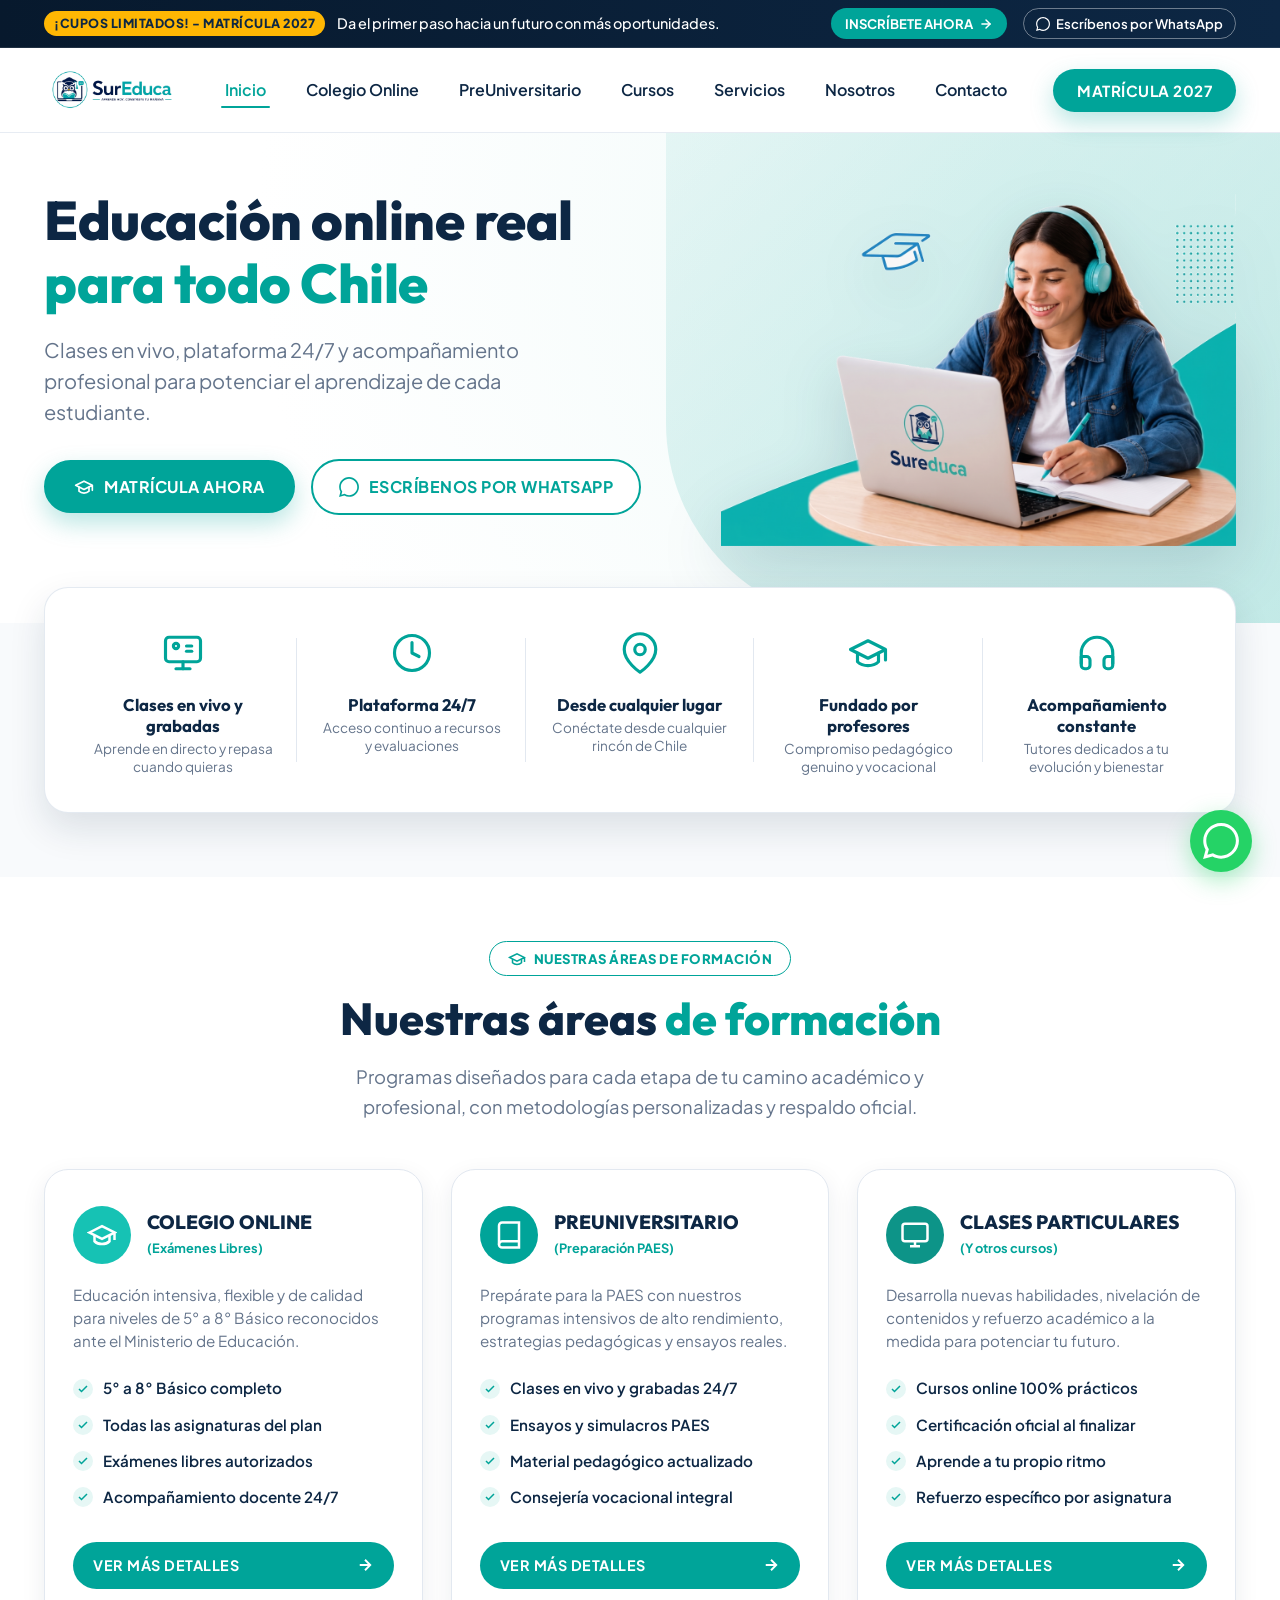
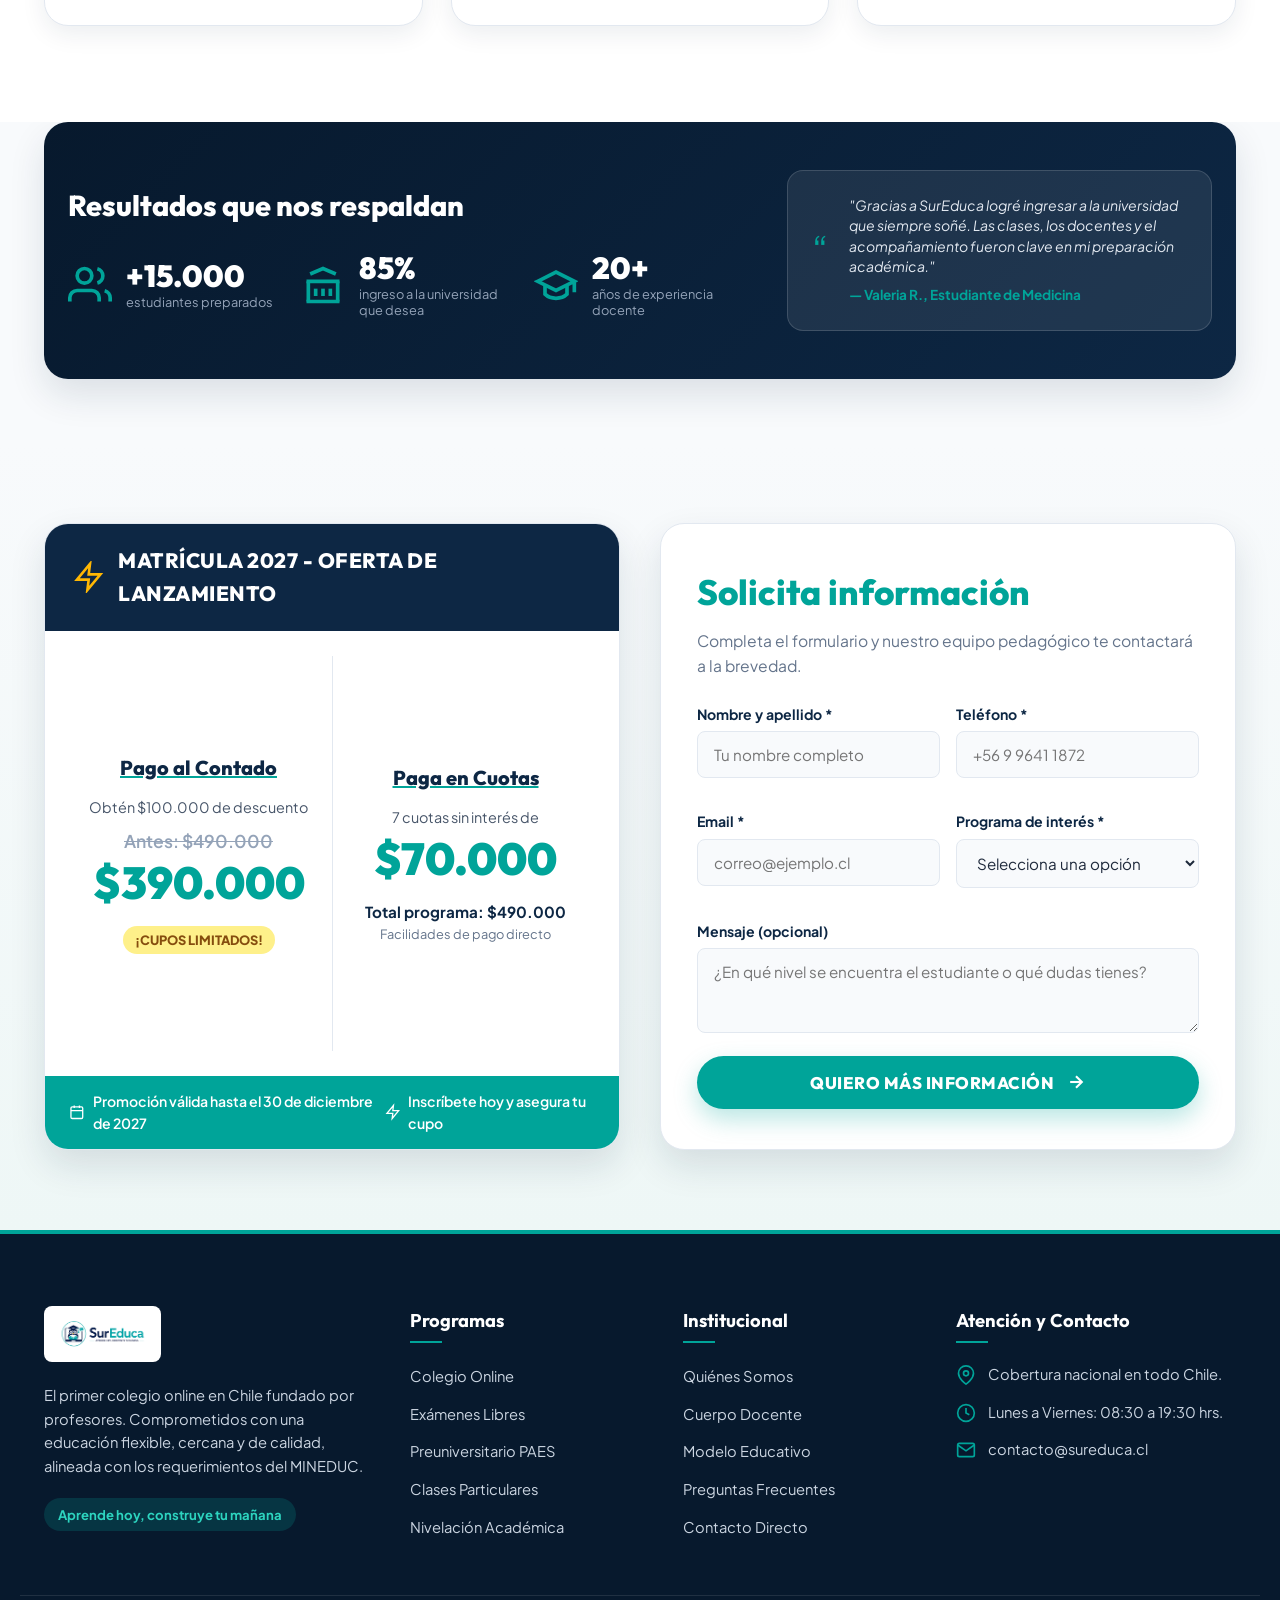
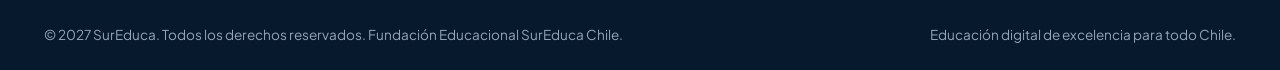
<file: index.html>
<!DOCTYPE html>
<html lang="es">
<head>
  <meta charset="UTF-8">
  <meta name="viewport" content="width=device-width, initial-scale=1.0">
  <title>SurEduca | Educación Online Real para todo Chile</title>
  <meta name="description" content="SurEduca: Clases en vivo, plataforma 24/7 y acompañamiento profesional. Colegio online, Preuniversitario PAES y cursos fundados por profesores en Chile.">
  <link rel="icon" type="image/x-icon" href="assets/images/favicon.ico">
  <link rel="stylesheet" href="assets/css/style.css">
</head>
<body>

  <!-- Barra Superior de Aviso y Contacto -->
  <div class="top-notice-bar">
    <div class="container top-notice-inner">
      <div class="top-notice-text">
        <span class="top-notice-badge">¡Cupos Limitados! - Matrícula 2027</span>
        <span>Da el primer paso hacia un futuro con más oportunidades.</span>
      </div>
      <div class="top-notice-actions">
        <a href="#contacto" class="btn-top-cta" data-open-modal data-program="Colegio Online">
          Inscríbete Ahora
          <svg width="14" height="14" viewBox="0 0 24 24" fill="none" stroke="currentColor" stroke-width="2.5" stroke-linecap="round" stroke-linejoin="round">
            <line x1="5" y1="12" x2="19" y2="12"></line>
            <polyline points="12 5 19 12 12 19"></polyline>
          </svg>
        </a>
        <a href="https://wa.me/56996411872" target="_blank" class="btn-top-whatsapp whatsapp-trigger">
          <svg width="14" height="14" viewBox="0 0 24 24" fill="currentColor">
            <path d="M.057 24l1.687-6.163c-1.041-1.804-1.588-3.849-1.587-5.946.003-6.556 5.338-11.891 11.893-11.891 3.181.001 6.167 1.24 8.413 3.488 2.245 2.248 3.481 5.236 3.48 8.414-.003 6.557-5.338 11.892-11.893 11.892-1.99-.001-3.951-.5-5.688-1.448l-6.305 1.654zm6.597-3.807c1.676.995 3.276 1.591 5.392 1.592 5.448 0 9.886-4.434 9.889-9.885.002-5.462-4.415-9.89-9.881-9.892-5.452 0-9.887 4.434-9.889 9.884-.001 2.225.651 3.891 1.746 5.634l-.999 3.648 3.742-.981z"/>
          </svg>
          Escríbenos por WhatsApp
        </a>
      </div>
    </div>
  </div>

  <!-- Header y Navegación Principal -->
  <header class="site-header">
    <div class="container nav-container">
      <a href="index.html" class="site-logo" title="SurEduca Inicio">
        <img src="assets/images/logo.png" alt="Logo Oficial SurEduca - Aprende hoy, construye tu mañana">
      </a>

      <nav>
        <ul class="nav-menu" id="navMenu">
          <li><a href="index.html" class="nav-link active">Inicio</a></li>
          <li><a href="colegio-online.html" class="nav-link">Colegio Online</a></li>
          <li><a href="preuniversitario.html" class="nav-link">PreUniversitario</a></li>
          <li><a href="cursos.html" class="nav-link">Cursos</a></li>
          <li><a href="servicios.html" class="nav-link">Servicios</a></li>
          <li><a href="nosotros.html" class="nav-link">Nosotros</a></li>
          <li><a href="contacto.html" class="nav-link">Contacto</a></li>
        </ul>
      </nav>

      <div class="nav-actions">
        <button type="button" class="btn-matricula" data-open-modal data-program="General">
          Matrícula 2027
        </button>
      </div>

      <button type="button" class="mobile-toggle" id="mobileToggle" aria-label="Abrir menú" aria-expanded="false">
        <svg viewBox="0 0 24 24" fill="none" stroke="currentColor" stroke-width="2.5" stroke-linecap="round">
          <line x1="3" y1="12" x2="21" y2="12"></line>
          <line x1="3" y1="6" x2="21" y2="6"></line>
          <line x1="3" y1="18" x2="21" y2="18"></line>
        </svg>
      </button>
    </div>
  </header>

  <!-- Hero Section Principal -->
  <section class="hero-section">
    <div class="hero-curved-bg"></div>
    <div class="container hero-grid">
      <div class="hero-content">
        <h1 class="hero-title">
          Educación online real <br>
          <span class="teal-text">para todo Chile</span>
        </h1>
        <p class="hero-description">
          Clases en vivo, plataforma 24/7 y acompañamiento profesional para potenciar el aprendizaje de cada estudiante.
        </p>

        <div class="hero-cta-group">
          <button type="button" class="btn-primary" data-open-modal data-program="General">
            <svg width="20" height="20" viewBox="0 0 24 24" fill="none" stroke="currentColor" stroke-width="2" stroke-linecap="round" stroke-linejoin="round">
              <path d="M22 10v6M2 10l10-5 10 5-10 5z"></path>
              <path d="M6 12v5c3 3 9 3 12 0v-5"></path>
            </svg>
            Matrícula Ahora
          </button>

          <a href="https://wa.me/56996411872" target="_blank" class="btn-whatsapp-outline whatsapp-trigger">
            <svg width="20" height="20" viewBox="0 0 24 24" fill="currentColor">
              <path d="M.057 24l1.687-6.163c-1.041-1.804-1.588-3.849-1.587-5.946.003-6.556 5.338-11.891 11.893-11.891 3.181.001 6.167 1.24 8.413 3.488 2.245 2.248 3.481 5.236 3.48 8.414-.003 6.557-5.338 11.892-11.893 11.892-1.99-.001-3.951-.5-5.688-1.448l-6.305 1.654zm6.597-3.807c1.676.995 3.276 1.591 5.392 1.592 5.448 0 9.886-4.434 9.889-9.885.002-5.462-4.415-9.89-9.881-9.892-5.452 0-9.887 4.434-9.889 9.884-.001 2.225.651 3.891 1.746 5.634l-.999 3.648 3.742-.981z"/>
            </svg>
            Escríbenos por WhatsApp
          </a>
        </div>
      </div>

      <div class="hero-image-wrapper">
        <img src="assets/images/hero-inicio.png" alt="Estudiante en clases online SurEduca con laptop y audífonos" class="hero-main-img">
      </div>
    </div>
  </section>

  <!-- Tarjeta Flotante de los 5 Pilares de SurEduca -->
  <div class="container pillars-card-wrapper">
    <div class="pillars-card">
      <div class="pillar-item">
        <div class="pillar-icon-box">
          <svg viewBox="0 0 24 24" fill="none" stroke="currentColor" stroke-width="1.8" stroke-linecap="round" stroke-linejoin="round">
            <rect x="2" y="3" width="20" height="14" rx="2" ry="2"></rect>
            <line x1="8" y1="21" x2="16" y2="21"></line>
            <line x1="12" y1="17" x2="12" y2="21"></line>
            <circle cx="8" cy="8" r="1.5"></circle>
            <path d="M14 8h3"></path>
            <path d="M14 11h3"></path>
          </svg>
        </div>
        <h4 class="pillar-title">Clases en vivo y grabadas</h4>
        <p class="pillar-subtitle">Aprende en directo y repasa cuando quieras</p>
      </div>

      <div class="pillar-item">
        <div class="pillar-icon-box">
          <svg viewBox="0 0 24 24" fill="none" stroke="currentColor" stroke-width="1.8" stroke-linecap="round" stroke-linejoin="round">
            <circle cx="12" cy="12" r="10"></circle>
            <polyline points="12 6 12 12 16 14"></polyline>
          </svg>
        </div>
        <h4 class="pillar-title">Plataforma 24/7</h4>
        <p class="pillar-subtitle">Acceso continuo a recursos y evaluaciones</p>
      </div>

      <div class="pillar-item">
        <div class="pillar-icon-box">
          <svg viewBox="0 0 24 24" fill="none" stroke="currentColor" stroke-width="1.8" stroke-linecap="round" stroke-linejoin="round">
            <path d="M21 10c0 7-9 13-9 13s-9-6-9-13a9 9 0 0 1 18 0z"></path>
            <circle cx="12" cy="10" r="3"></circle>
          </svg>
        </div>
        <h4 class="pillar-title">Desde cualquier lugar</h4>
        <p class="pillar-subtitle">Conéctate desde cualquier rincón de Chile</p>
      </div>

      <div class="pillar-item">
        <div class="pillar-icon-box">
          <svg viewBox="0 0 24 24" fill="none" stroke="currentColor" stroke-width="1.8" stroke-linecap="round" stroke-linejoin="round">
            <path d="M22 10v6M2 10l10-5 10 5-10 5z"></path>
            <path d="M6 12v5c3 3 9 3 12 0v-5"></path>
          </svg>
        </div>
        <h4 class="pillar-title">Fundado por profesores</h4>
        <p class="pillar-subtitle">Compromiso pedagógico genuino y vocacional</p>
      </div>

      <div class="pillar-item">
        <div class="pillar-icon-box">
          <svg viewBox="0 0 24 24" fill="none" stroke="currentColor" stroke-width="1.8" stroke-linecap="round" stroke-linejoin="round">
            <path d="M3 18v-6a9 9 0 0 1 18 0v6"></path>
            <path d="M21 19a2 2 0 0 1-2 2h-1a2 2 0 0 1-2-2v-3a2 2 0 0 1 2-2h3zM3 19a2 2 0 0 0 2 2h1a2 2 0 0 0 2-2v-3a2 2 0 0 0-2-2H3z"></path>
          </svg>
        </div>
        <h4 class="pillar-title">Acompañamiento constante</h4>
        <p class="pillar-subtitle">Tutores dedicados a tu evolución y bienestar</p>
      </div>
    </div>
  </div>

  <!-- Sección: Nuestras Áreas de Formación -->
  <section class="formation-section" id="areas-formacion">
    <div class="container">
      <div style="text-align: center;">
        <span class="section-header-pill">
          <svg width="18" height="18" viewBox="0 0 24 24" fill="none" stroke="currentColor" stroke-width="2">
            <path d="M22 10v6M2 10l10-5 10 5-10 5z"></path>
            <path d="M6 12v5c3 3 9 3 12 0v-5"></path>
          </svg>
          NUESTRAS ÁREAS DE FORMACIÓN
        </span>
        <h2 class="section-title">
          Nuestras áreas <span class="teal-text">de formación</span>
        </h2>
        <p class="section-subtitle" style="margin-left: auto; margin-right: auto;">
          Programas diseñados para cada etapa de tu camino académico y profesional, con metodologías personalizadas y respaldo oficial.
        </p>
      </div>

      <div class="programs-grid">
        <!-- Card 1: Colegio Online -->
        <article class="program-card">
          <div class="program-header">
            <div class="program-icon-circle">
              <svg viewBox="0 0 24 24" fill="none" stroke="currentColor" stroke-width="2">
                <path d="M22 10v6M2 10l10-5 10 5-10 5z"></path>
                <path d="M6 12v5c3 3 9 3 12 0v-5"></path>
              </svg>
            </div>
            <div>
              <h3 class="program-card-title">Colegio Online</h3>
              <span class="program-badge-sub">(Exámenes Libres)</span>
            </div>
          </div>
          <p class="program-card-desc">
            Educación intensiva, flexible y de calidad para niveles de 5° a 8° Básico reconocidos ante el Ministerio de Educación.
          </p>
          <ul class="program-checklist">
            <li class="program-check-item">
              <span class="check-icon-circle">
                <svg viewBox="0 0 24 24" fill="none" stroke="currentColor"><polyline points="20 6 9 17 4 12"></polyline></svg>
              </span>
              5° a 8° Básico completo
            </li>
            <li class="program-check-item">
              <span class="check-icon-circle">
                <svg viewBox="0 0 24 24" fill="none" stroke="currentColor"><polyline points="20 6 9 17 4 12"></polyline></svg>
              </span>
              Todas las asignaturas del plan
            </li>
            <li class="program-check-item">
              <span class="check-icon-circle">
                <svg viewBox="0 0 24 24" fill="none" stroke="currentColor"><polyline points="20 6 9 17 4 12"></polyline></svg>
              </span>
              Exámenes libres autorizados
            </li>
            <li class="program-check-item">
              <span class="check-icon-circle">
                <svg viewBox="0 0 24 24" fill="none" stroke="currentColor"><polyline points="20 6 9 17 4 12"></polyline></svg>
              </span>
              Acompañamiento docente 24/7
            </li>
          </ul>
          <a href="colegio-online.html" class="btn-card-action">
            <span>Ver más detalles</span>
            <svg width="18" height="18" viewBox="0 0 24 24" fill="none" stroke="currentColor" stroke-width="2.5">
              <line x1="5" y1="12" x2="19" y2="12"></line>
              <polyline points="12 5 19 12 12 19"></polyline>
            </svg>
          </a>
        </article>

        <!-- Card 2: Preuniversitario -->
        <article class="program-card">
          <div class="program-header">
            <div class="program-icon-circle" style="background-color: var(--primary-teal);">
              <svg viewBox="0 0 24 24" fill="none" stroke="currentColor" stroke-width="2">
                <path d="M4 19.5A2.5 2.5 0 0 1 6.5 17H20"></path>
                <path d="M6.5 2H20v20H6.5A2.5 2.5 0 0 1 4 19.5v-15A2.5 2.5 0 0 1 6.5 2z"></path>
              </svg>
            </div>
            <div>
              <h3 class="program-card-title">Preuniversitario</h3>
              <span class="program-badge-sub">(Preparación PAES)</span>
            </div>
          </div>
          <p class="program-card-desc">
            Prepárate para la PAES con nuestros programas intensivos de alto rendimiento, estrategias pedagógicas y ensayos reales.
          </p>
          <ul class="program-checklist">
            <li class="program-check-item">
              <span class="check-icon-circle">
                <svg viewBox="0 0 24 24" fill="none" stroke="currentColor"><polyline points="20 6 9 17 4 12"></polyline></svg>
              </span>
              Clases en vivo y grabadas 24/7
            </li>
            <li class="program-check-item">
              <span class="check-icon-circle">
                <svg viewBox="0 0 24 24" fill="none" stroke="currentColor"><polyline points="20 6 9 17 4 12"></polyline></svg>
              </span>
              Ensayos y simulacros PAES
            </li>
            <li class="program-check-item">
              <span class="check-icon-circle">
                <svg viewBox="0 0 24 24" fill="none" stroke="currentColor"><polyline points="20 6 9 17 4 12"></polyline></svg>
              </span>
              Material pedagógico actualizado
            </li>
            <li class="program-check-item">
              <span class="check-icon-circle">
                <svg viewBox="0 0 24 24" fill="none" stroke="currentColor"><polyline points="20 6 9 17 4 12"></polyline></svg>
              </span>
              Consejería vocacional integral
            </li>
          </ul>
          <a href="preuniversitario.html" class="btn-card-action">
            <span>Ver más detalles</span>
            <svg width="18" height="18" viewBox="0 0 24 24" fill="none" stroke="currentColor" stroke-width="2.5">
              <line x1="5" y1="12" x2="19" y2="12"></line>
              <polyline points="12 5 19 12 12 19"></polyline>
            </svg>
          </a>
        </article>

        <!-- Card 3: Clases Particulares y Cursos -->
        <article class="program-card">
          <div class="program-header">
            <div class="program-icon-circle" style="background-color: #0d9488;">
              <svg viewBox="0 0 24 24" fill="none" stroke="currentColor" stroke-width="2">
                <rect x="2" y="3" width="20" height="14" rx="2" ry="2"></rect>
                <line x1="8" y1="21" x2="16" y2="21"></line>
                <line x1="12" y1="17" x2="12" y2="21"></line>
              </svg>
            </div>
            <div>
              <h3 class="program-card-title">Clases Particulares</h3>
              <span class="program-badge-sub">(Y otros cursos)</span>
            </div>
          </div>
          <p class="program-card-desc">
            Desarrolla nuevas habilidades, nivelación de contenidos y refuerzo académico a la medida para potenciar tu futuro.
          </p>
          <ul class="program-checklist">
            <li class="program-check-item">
              <span class="check-icon-circle">
                <svg viewBox="0 0 24 24" fill="none" stroke="currentColor"><polyline points="20 6 9 17 4 12"></polyline></svg>
              </span>
              Cursos online 100% prácticos
            </li>
            <li class="program-check-item">
              <span class="check-icon-circle">
                <svg viewBox="0 0 24 24" fill="none" stroke="currentColor"><polyline points="20 6 9 17 4 12"></polyline></svg>
              </span>
              Certificación oficial al finalizar
            </li>
            <li class="program-check-item">
              <span class="check-icon-circle">
                <svg viewBox="0 0 24 24" fill="none" stroke="currentColor"><polyline points="20 6 9 17 4 12"></polyline></svg>
              </span>
              Aprende a tu propio ritmo
            </li>
            <li class="program-check-item">
              <span class="check-icon-circle">
                <svg viewBox="0 0 24 24" fill="none" stroke="currentColor"><polyline points="20 6 9 17 4 12"></polyline></svg>
              </span>
              Refuerzo específico por asignatura
            </li>
          </ul>
          <a href="cursos.html" class="btn-card-action">
            <span>Ver más detalles</span>
            <svg width="18" height="18" viewBox="0 0 24 24" fill="none" stroke="currentColor" stroke-width="2.5">
              <line x1="5" y1="12" x2="19" y2="12"></line>
              <polyline points="12 5 19 12 12 19"></polyline>
            </svg>
          </a>
        </article>
      </div>
    </div>
  </section>

  <!-- Banner de Resultados que nos Respaldan -->
  <div class="container">
    <section class="stats-banner-section">
      <div class="container stats-grid-wrapper">
        <div class="stats-left-col">
          <h3>Resultados que nos respaldan</h3>
          <div class="stats-three-items">
            <div class="stat-item-box">
              <div class="stat-icon">
                <svg viewBox="0 0 24 24" fill="none" stroke="currentColor" stroke-width="2">
                  <path d="M17 21v-2a4 4 0 0 0-4-4H5a4 4 0 0 0-4 4v2"></path>
                  <circle cx="9" cy="7" r="4"></circle>
                  <path d="M23 21v-2a4 4 0 0 0-3-3.87"></path>
                  <path d="M16 3.13a4 4 0 0 1 0 7.75"></path>
                </svg>
              </div>
              <div>
                <div class="stat-number">+15.000</div>
                <div class="stat-label">estudiantes preparados</div>
              </div>
            </div>

            <div class="stat-item-box">
              <div class="stat-icon">
                <svg viewBox="0 0 24 24" fill="none" stroke="currentColor" stroke-width="2">
                  <path d="M3 21h18"></path>
                  <path d="M3 10h18"></path>
                  <path d="M5 6l7-3 7 3"></path>
                  <path d="M4 10v11"></path>
                  <path d="M20 10v11"></path>
                  <path d="M8 14v4"></path>
                  <path d="M12 14v4"></path>
                  <path d="M16 14v4"></path>
                </svg>
              </div>
              <div>
                <div class="stat-number">85%</div>
                <div class="stat-label">ingreso a la universidad que desea</div>
              </div>
            </div>

            <div class="stat-item-box">
              <div class="stat-icon">
                <svg viewBox="0 0 24 24" fill="none" stroke="currentColor" stroke-width="2">
                  <path d="M22 10v6M2 10l10-5 10 5-10 5z"></path>
                  <path d="M6 12v5c3 3 9 3 12 0v-5"></path>
                </svg>
              </div>
              <div>
                <div class="stat-number">20+</div>
                <div class="stat-label">años de experiencia docente</div>
              </div>
            </div>
          </div>
        </div>

        <div class="testimonial-preview-card">
          <div class="testimonial-quote-icon">“</div>
          <div>
            <p class="testimonial-text">
              "Gracias a SurEduca logré ingresar a la universidad que siempre soñé. Las clases, los docentes y el acompañamiento fueron clave en mi preparación académica."
            </p>
            <div class="testimonial-author">— Valeria R., Estudiante de Medicina</div>
          </div>
        </div>
      </div>
    </section>
  </div>

  <!-- Formulario General y Oferta de Admisiones 2027 -->
  <section class="pricing-and-form-section" id="contacto">
    <div class="container">
      <div class="pricing-form-grid">
        <!-- Banner Informativo de Promoción -->
        <div class="pricing-card-banner">
          <div class="pricing-card-header">
            <svg viewBox="0 0 24 24" fill="none" stroke="currentColor" stroke-width="2">
              <polygon points="13 2 3 14 12 14 11 22 21 10 12 10 13 2"></polygon>
            </svg>
            <h3>Matrícula 2027 - Oferta de Lanzamiento</h3>
          </div>

          <div class="pricing-card-body">
            <div class="pricing-col">
              <h4 class="pricing-plan-title">Pago al Contado</h4>
              <p style="font-size: 0.9rem; color: #475569; margin-bottom: 8px;">Obtén $100.000 de descuento</p>
              <div class="pricing-old-price">Antes: $490.000</div>
              <div class="pricing-main-price">$390.000</div>
              <div><span class="cupos-pill-badge">¡Cupos Limitados!</span></div>
            </div>

            <div class="pricing-col">
              <h4 class="pricing-plan-title">Paga en Cuotas</h4>
              <p style="font-size: 0.9rem; color: #475569; margin-bottom: 8px;">7 cuotas sin interés de</p>
              <div class="pricing-main-price">$70.000</div>
              <p style="font-weight: 700; color: #0d2744; font-size: 0.95rem; margin-top: 6px;">Total programa: $490.000</p>
              <p style="font-size: 0.8rem; color: #64748b;">Facilidades de pago directo</p>
            </div>
          </div>

          <div class="pricing-card-footer">
            <div class="pricing-footer-item">
              <svg width="18" height="18" viewBox="0 0 24 24" fill="none" stroke="currentColor" stroke-width="2">
                <rect x="3" y="4" width="18" height="18" rx="2" ry="2"></rect>
                <line x1="16" y1="2" x2="16" y2="6"></line>
                <line x1="8" y1="2" x2="8" y2="6"></line>
                <line x1="3" y1="10" x2="21" y2="10"></line>
              </svg>
              <span>Promoción válida hasta el 30 de diciembre de 2027</span>
            </div>
            <div class="pricing-footer-item">
              <svg width="18" height="18" viewBox="0 0 24 24" fill="none" stroke="currentColor" stroke-width="2">
                <polygon points="13 2 3 14 12 14 11 22 21 10 12 10 13 2"></polygon>
              </svg>
              <span>Inscríbete hoy y asegura tu cupo</span>
            </div>
          </div>
        </div>

        <!-- Formulario "Solicita Información" Corregido -->
        <div class="form-card">
          <h3 class="form-title">Solicita información</h3>
          <p class="form-subtitle">
            Completa el formulario y nuestro equipo pedagógico te contactará a la brevedad.
          </p>

          <form data-lead-form>
            <div class="form-group-grid">
              <div class="form-control-wrap">
                <label for="nombreHome" class="form-label">Nombre y apellido *</label>
                <input type="text" id="nombreHome" name="nombre" class="form-input" placeholder="Tu nombre completo" required>
              </div>
              <div class="form-control-wrap">
                <label for="telefonoHome" class="form-label">Teléfono *</label>
                <input type="tel" id="telefonoHome" name="telefono" class="form-input" placeholder="+56 9 9641 1872" required>
              </div>
            </div>

            <div class="form-group-grid">
              <div class="form-control-wrap">
                <label for="emailHome" class="form-label">Email *</label>
                <input type="email" id="emailHome" name="email" class="form-input" placeholder="correo@ejemplo.cl" required>
              </div>
              <div class="form-control-wrap">
                <label for="programaHome" class="form-label">Programa de interés *</label>
                <select id="programaHome" name="programa" class="form-select" required>
                  <option value="">Selecciona una opción</option>
                  <option value="Colegio Online">Colegio Online (Exámenes Libres)</option>
                  <option value="Preuniversitario">Preuniversitario (PAES)</option>
                  <option value="Clases Particulares">Clases Particulares y Cursos</option>
                  <option value="Orientacion">Orientación Pedagógica General</option>
                </select>
              </div>
            </div>

            <div class="form-control-wrap">
              <label for="mensajeHome" class="form-label">Mensaje (opcional)</label>
              <textarea id="mensajeHome" name="mensaje" class="form-textarea" placeholder="¿En qué nivel se encuentra el estudiante o qué dudas tienes?"></textarea>
            </div>

            <button type="submit" class="btn-form-submit">
              <span>Quiero más información</span>
              <svg width="20" height="20" viewBox="0 0 24 24" fill="none" stroke="currentColor" stroke-width="2.5">
                <line x1="5" y1="12" x2="19" y2="12"></line>
                <polyline points="12 5 19 12 12 19"></polyline>
              </svg>
            </button>
          </form>
        </div>
      </div>
    </div>
  </section>

  <!-- Footer Profesional -->
  <footer class="site-footer">
    <div class="container footer-top-grid">
      <div class="footer-brand">
        <img src="assets/images/logo.png" alt="SurEduca">
        <p>
          El primer colegio online en Chile fundado por profesores. Comprometidos con una educación flexible, cercana y de calidad, alineada con los requerimientos del MINEDUC.
        </p>
        <span style="display: inline-block; background: rgba(0, 164, 153, 0.2); color: #2dd4bf; font-size: 0.82rem; font-weight: 700; padding: 6px 14px; border-radius: 9999px;">
          Aprende hoy, construye tu mañana
        </span>
      </div>

      <div>
        <h4 class="footer-title">Programas</h4>
        <ul class="footer-links-list">
          <li><a href="colegio-online.html">Colegio Online</a></li>
          <li><a href="colegio-online.html#postulacion">Exámenes Libres</a></li>
          <li><a href="preuniversitario.html">Preuniversitario PAES</a></li>
          <li><a href="cursos.html">Clases Particulares</a></li>
          <li><a href="cursos.html#reforzamiento">Nivelación Académica</a></li>
        </ul>
      </div>

      <div>
        <h4 class="footer-title">Institucional</h4>
        <ul class="footer-links-list">
          <li><a href="nosotros.html">Quiénes Somos</a></li>
          <li><a href="nosotros.html#equipo">Cuerpo Docente</a></li>
          <li><a href="nosotros.html#modelo">Modelo Educativo</a></li>
          <li><a href="contacto.html">Preguntas Frecuentes</a></li>
          <li><a href="contacto.html">Contacto Directo</a></li>
        </ul>
      </div>

      <div>
        <h4 class="footer-title">Atención y Contacto</h4>
        <div class="footer-contact-info">
          <div class="footer-contact-row">
            <svg viewBox="0 0 24 24" fill="none" stroke="currentColor" stroke-width="2"><path d="M21 10c0 7-9 13-9 13s-9-6-9-13a9 9 0 0 1 18 0z"></path><circle cx="12" cy="10" r="3"></circle></svg>
            <span>Cobertura nacional en todo Chile.</span>
          </div>
          <div class="footer-contact-row">
            <svg viewBox="0 0 24 24" fill="none" stroke="currentColor" stroke-width="2"><circle cx="12" cy="12" r="10"></circle><polyline points="12 6 12 12 16 14"></polyline></svg>
            <span>Lunes a Viernes: 08:30 a 19:30 hrs.</span>
          </div>
          <div class="footer-contact-row">
            <svg viewBox="0 0 24 24" fill="none" stroke="currentColor" stroke-width="2"><path d="M4 4h16c1.1 0 2 .9 2 2v12c0 1.1-.9 2-2 2H4c-1.1 0-2-.9-2-2V6c0-1.1.9-2 2-2z"></path><polyline points="22,6 12,13 2,6"></polyline></svg>
            <span>contacto@sureduca.cl</span>
          </div>
        </div>
      </div>
    </div>

    <div class="container footer-bottom-bar">
      <div>
        &copy; 2027 SurEduca. Todos los derechos reservados. Fundación Educacional SurEduca Chile.
      </div>
      <div>
        Educación digital de excelencia para todo Chile.
      </div>
    </div>
  </footer>

  <!-- Botón Flotante WhatsApp -->
  <a href="https://wa.me/56996411872" target="_blank" class="whatsapp-floating-btn whatsapp-trigger" aria-label="Hablar por WhatsApp con un asesor de SurEduca">
    <span class="whatsapp-tooltip">¿Dudas? Chatea con un asesor</span>
    <svg viewBox="0 0 24 24">
      <path d="M.057 24l1.687-6.163c-1.041-1.804-1.588-3.849-1.587-5.946.003-6.556 5.338-11.891 11.893-11.891 3.181.001 6.167 1.24 8.413 3.488 2.245 2.248 3.481 5.236 3.48 8.414-.003 6.557-5.338 11.892-11.893 11.892-1.99-.001-3.951-.5-5.688-1.448l-6.305 1.654zm6.597-3.807c1.676.995 3.276 1.591 5.392 1.592 5.448 0 9.886-4.434 9.889-9.885.002-5.462-4.415-9.89-9.881-9.892-5.452 0-9.887 4.434-9.889 9.884-.001 2.225.651 3.891 1.746 5.634l-.999 3.648 3.742-.981z"/>
    </svg>
  </a>

  <!-- Modal Interactivo de Matrícula y Admisión -->
  <div class="modal-overlay" id="infoModal">
    <div class="modal-dialog">
      <div class="modal-header">
        <h3>Postulación y Matrícula 2027</h3>
        <button type="button" class="modal-close-btn" id="modalCloseBtn" aria-label="Cerrar modal">&times;</button>
      </div>
      <div class="modal-body">
        <form data-lead-form>
          <div class="form-control-wrap">
            <label for="modalNombre" class="form-label">Nombre y apellido del apoderado o alumno *</label>
            <input type="text" id="modalNombre" name="nombre" class="form-input" placeholder="Nombre completo" required>
          </div>
          <div class="form-group-grid">
            <div class="form-control-wrap">
              <label for="modalTelefono" class="form-label">Teléfono / WhatsApp *</label>
              <input type="tel" id="modalTelefono" name="telefono" class="form-input" placeholder="+56 9..." required>
            </div>
            <div class="form-control-wrap">
              <label for="modalEmail" class="form-label">Correo Electrónico *</label>
              <input type="email" id="modalEmail" name="email" class="form-input" placeholder="ejemplo@correo.cl" required>
            </div>
          </div>
          <div class="form-control-wrap">
            <label for="modalProgramSelect" class="form-label">Nivel o programa de interés *</label>
            <select id="modalProgramSelect" name="programa" class="form-select" required>
              <option value="">Selecciona el programa</option>
              <option value="Colegio Online">Colegio Online (5° a 8° Básico)</option>
              <option value="Preuniversitario">Preuniversitario PAES (Plan Full / Selectivo)</option>
              <option value="Clases Particulares">Clases Particulares y Reforzamiento</option>
              <option value="Examenes Libres">Asesoría para Exámenes Libres</option>
            </select>
          </div>
          <div class="form-control-wrap">
            <label for="modalMensaje" class="form-label">Comentarios o dudas adicionales</label>
            <textarea id="modalMensaje" name="mensaje" class="form-textarea" placeholder="Cuéntanos brevemente tu situación académica o consulta."></textarea>
          </div>
          <button type="submit" class="btn-form-submit">
            <span>Enviar solicitud de matrícula</span>
            <svg width="20" height="20" viewBox="0 0 24 24" fill="none" stroke="currentColor" stroke-width="2.5">
              <line x1="5" y1="12" x2="19" y2="12"></line>
              <polyline points="12 5 19 12 12 19"></polyline>
            </svg>
          </button>
        </form>
      </div>
    </div>
  </div>

  <script src="assets/js/main.js"></script>
</body>
</html>
</file>
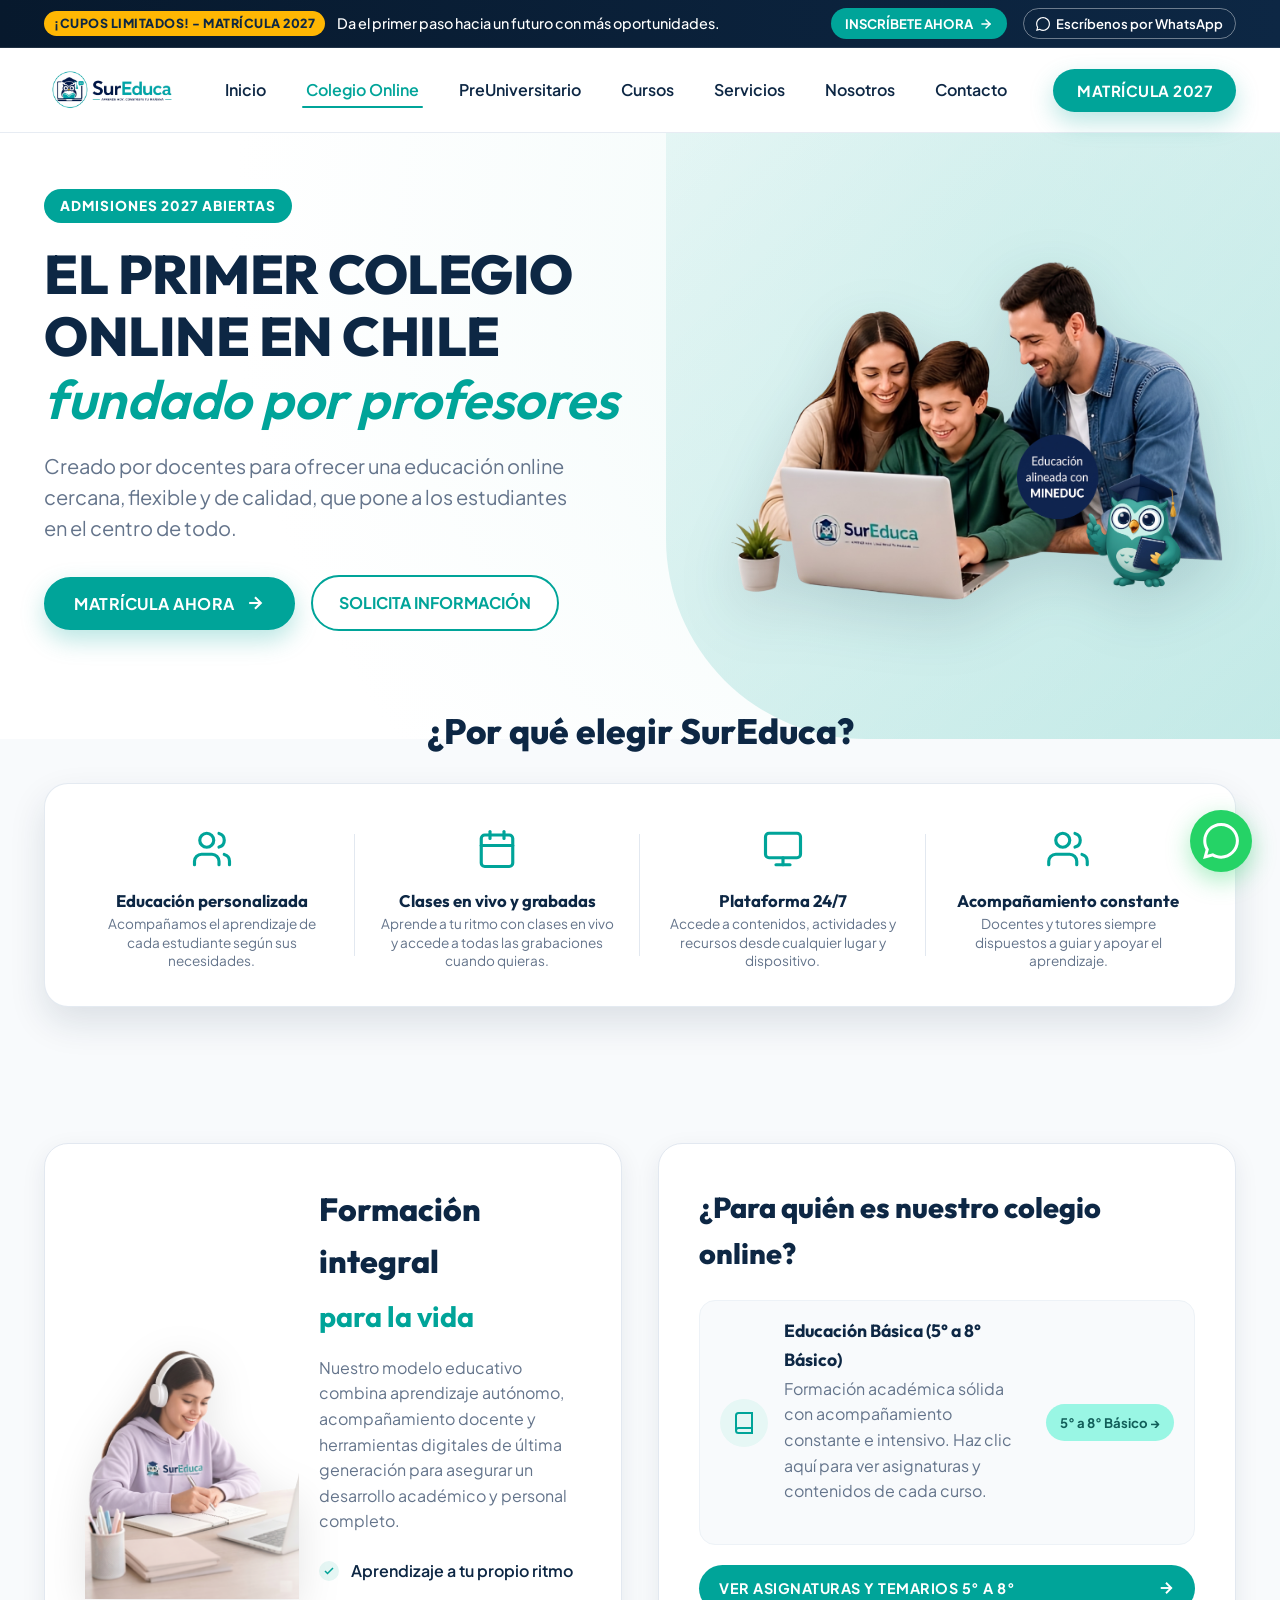
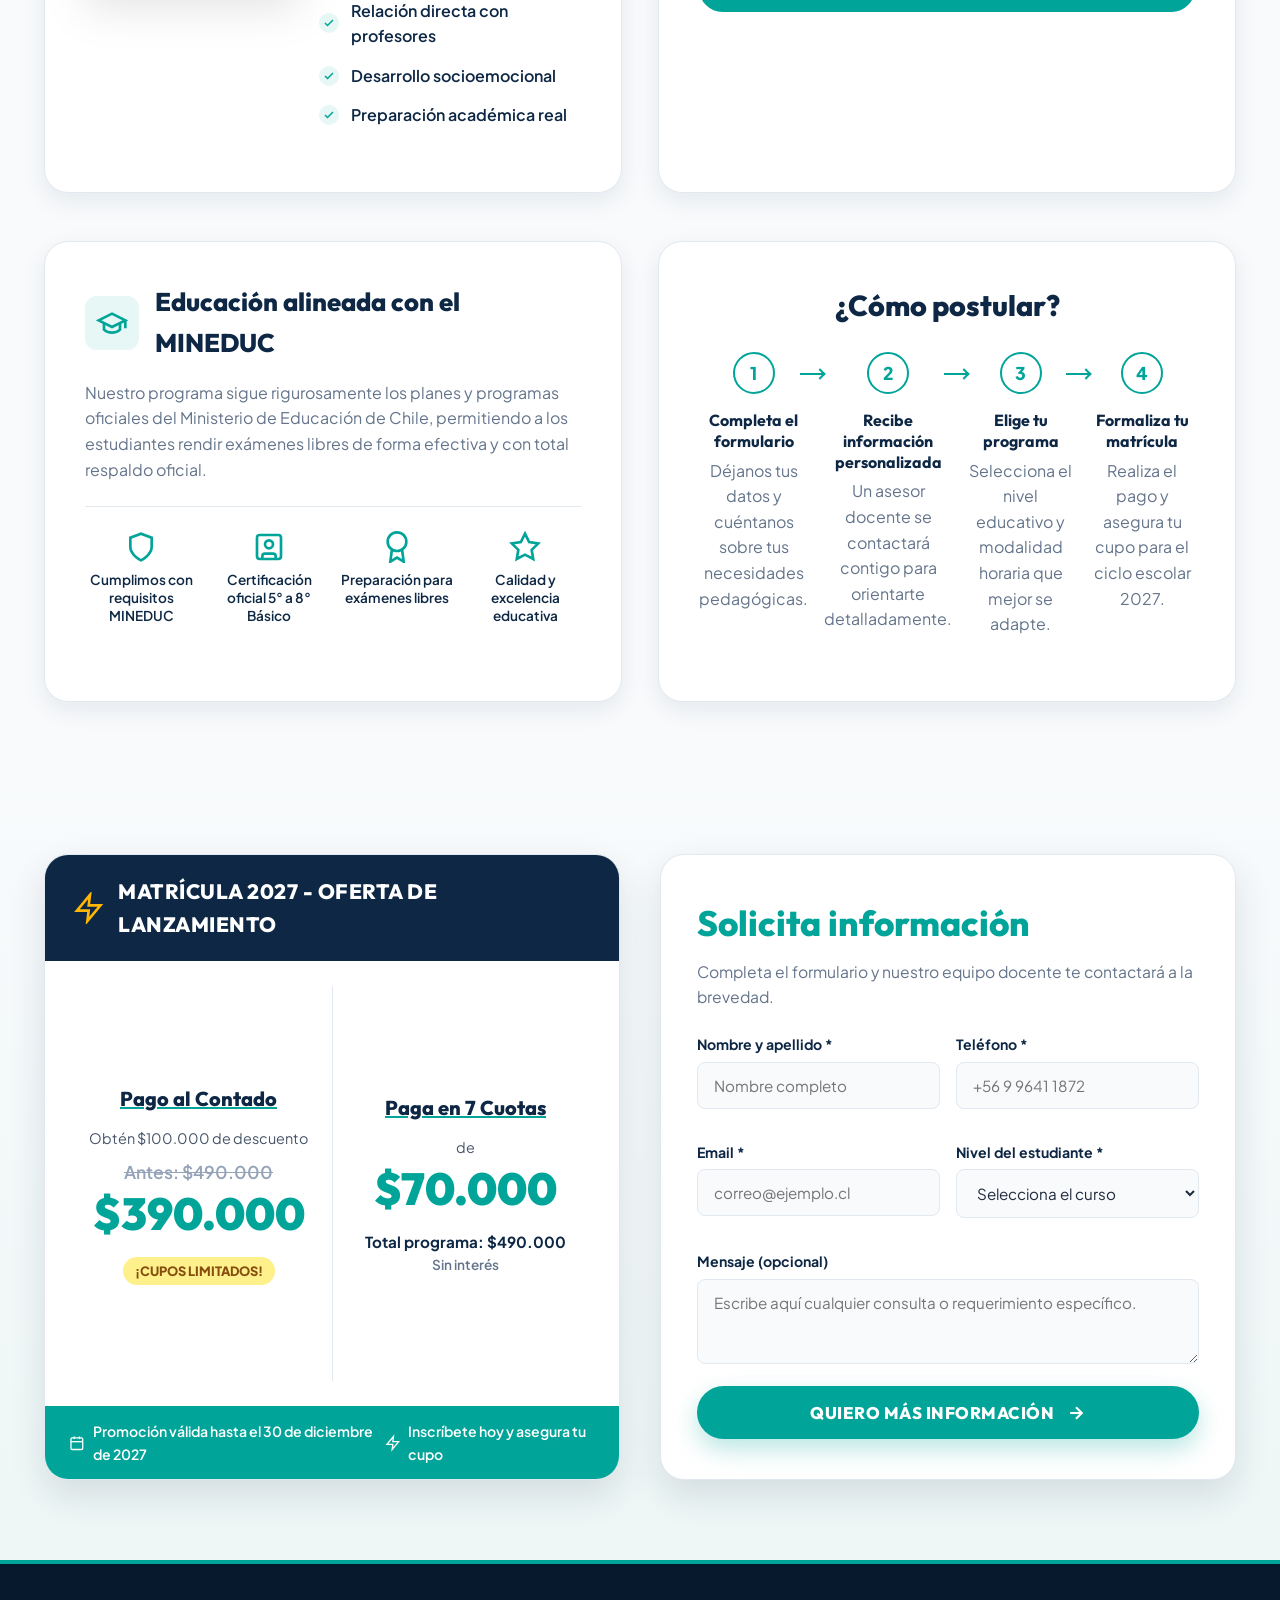
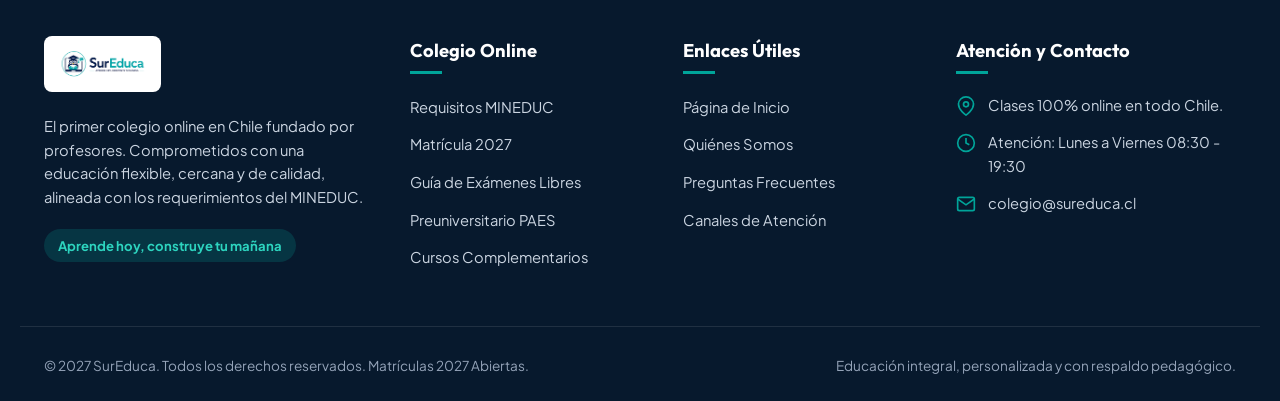
<file: colegio-online.html>
<!DOCTYPE html>
<html lang="es">
<head>
  <meta charset="UTF-8">
  <meta name="viewport" content="width=device-width, initial-scale=1.0">
  <title>Colegio Online | SurEduca - Exámenes Libres y MINEDUC</title>
  <meta name="description" content="El primer colegio online en Chile fundado por profesores. Formación integral para la vida de 5° a 8° Básico, preparación para exámenes libres con respaldo oficial del MINEDUC.">
  <link rel="icon" type="image/x-icon" href="assets/images/favicon.ico">
  <link rel="stylesheet" href="assets/css/style.css">
</head>
<body>

  <!-- Top bar de aviso -->
  <div class="top-notice-bar">
    <div class="container top-notice-inner">
      <div class="top-notice-text">
        <span class="top-notice-badge">¡Cupos Limitados! - Matrícula 2027</span>
        <span>Da el primer paso hacia un futuro con más oportunidades.</span>
      </div>
      <div class="top-notice-actions">
        <a href="#solicita-informacion" class="btn-top-cta" data-open-modal data-program="Colegio Online">
          Inscríbete Ahora
          <svg width="14" height="14" viewBox="0 0 24 24" fill="none" stroke="currentColor" stroke-width="2.5" stroke-linecap="round" stroke-linejoin="round">
            <line x1="5" y1="12" x2="19" y2="12"></line>
            <polyline points="12 5 19 12 12 19"></polyline>
          </svg>
        </a>
        <a href="https://wa.me/56996411872" target="_blank" class="btn-top-whatsapp whatsapp-trigger">
          <svg width="14" height="14" viewBox="0 0 24 24" fill="currentColor">
            <path d="M.057 24l1.687-6.163c-1.041-1.804-1.588-3.849-1.587-5.946.003-6.556 5.338-11.891 11.893-11.891 3.181.001 6.167 1.24 8.413 3.488 2.245 2.248 3.481 5.236 3.48 8.414-.003 6.557-5.338 11.892-11.893 11.892-1.99-.001-3.951-.5-5.688-1.448l-6.305 1.654zm6.597-3.807c1.676.995 3.276 1.591 5.392 1.592 5.448 0 9.886-4.434 9.889-9.885.002-5.462-4.415-9.89-9.881-9.892-5.452 0-9.887 4.434-9.889 9.884-.001 2.225.651 3.891 1.746 5.634l-.999 3.648 3.742-.981z"/>
          </svg>
          Escríbenos por WhatsApp
        </a>
      </div>
    </div>
  </div>

  <!-- Header del Sitio -->
  <header class="site-header">
    <div class="container nav-container">
      <a href="index.html" class="site-logo">
        <img src="assets/images/logo.png" alt="SurEduca Colegio Online">
      </a>

      <nav>
        <ul class="nav-menu" id="navMenu">
          <li><a href="index.html" class="nav-link">Inicio</a></li>
          <li><a href="colegio-online.html" class="nav-link active">Colegio Online</a></li>
          <li><a href="preuniversitario.html" class="nav-link">PreUniversitario</a></li>
          <li><a href="cursos.html" class="nav-link">Cursos</a></li>
          <li><a href="servicios.html" class="nav-link">Servicios</a></li>
          <li><a href="nosotros.html" class="nav-link">Nosotros</a></li>
          <li><a href="contacto.html" class="nav-link">Contacto</a></li>
        </ul>
      </nav>

      <div class="nav-actions">
        <button type="button" class="btn-matricula" data-open-modal data-program="Colegio Online">
          Matrícula 2027
        </button>
      </div>

      <button type="button" class="mobile-toggle" id="mobileToggle" aria-label="Abrir menú" aria-expanded="false">
        <svg viewBox="0 0 24 24" fill="none" stroke="currentColor" stroke-width="2.5" stroke-linecap="round">
          <line x1="3" y1="12" x2="21" y2="12"></line>
          <line x1="3" y1="6" x2="21" y2="6"></line>
          <line x1="3" y1="18" x2="21" y2="18"></line>
        </svg>
      </button>
    </div>
  </header>

  <!-- Hero Section: Colegio Online (Diseño 3.jpg) -->
  <section class="hero-section">
    <div class="hero-curved-bg"></div>
    <div class="container hero-grid">
      <div class="hero-content">
        <span class="hero-badge-tag">Admisiones 2027 Abiertas</span>
        <h1 class="hero-title">
          EL PRIMER COLEGIO ONLINE EN CHILE <br>
          <span class="italic-sub">fundado por profesores</span>
        </h1>
        <p class="hero-description">
          Creado por docentes para ofrecer una educación online cercana, flexible y de calidad, que pone a los estudiantes en el centro de todo.
        </p>

        <div class="hero-cta-group">
          <button type="button" class="btn-primary" data-open-modal data-program="Colegio Online">
            <span>Matrícula Ahora</span>
            <svg width="20" height="20" viewBox="0 0 24 24" fill="none" stroke="currentColor" stroke-width="2.5">
              <line x1="5" y1="12" x2="19" y2="12"></line>
              <polyline points="12 5 19 12 12 19"></polyline>
            </svg>
          </button>

          <a href="#solicita-informacion" class="btn-secondary-outline">
            Solicita Información
          </a>
        </div>
      </div>

      <div class="hero-image-wrapper">
        <img src="assets/images/hero-colegio-completo.png" alt="Familia estudiando con la plataforma SurEduca" class="hero-main-img" style="max-width: 620px;">
      </div>
    </div>
  </section>

  <!-- ¿Por qué elegir SurEduca? (4 Pilares de 3.jpg) -->
  <div class="container pillars-card-wrapper">
    <div style="text-align: center; margin-bottom: 24px;">
      <h2 style="font-family: var(--font-heading); font-size: 2.2rem; font-weight: 800; color: var(--primary-navy);">
        ¿Por qué elegir <span class="teal-text">SurEduca?</span>
      </h2>
    </div>

    <div class="pillars-card four-cols">
      <div class="pillar-item">
        <div class="pillar-icon-box">
          <svg viewBox="0 0 24 24" fill="none" stroke="currentColor" stroke-width="1.8" stroke-linecap="round">
            <path d="M16 21v-2a4 4 0 0 0-4-4H6a4 4 0 0 0-4 4v2"></path>
            <circle cx="9" cy="7" r="4"></circle>
            <path d="M22 21v-2a4 4 0 0 0-3-3.87"></path>
            <path d="M16 3.13a4 4 0 0 1 0 7.75"></path>
          </svg>
        </div>
        <h4 class="pillar-title">Educación personalizada</h4>
        <p class="pillar-subtitle">Acompañamos el aprendizaje de cada estudiante según sus necesidades.</p>
      </div>

      <div class="pillar-item">
        <div class="pillar-icon-box">
          <svg viewBox="0 0 24 24" fill="none" stroke="currentColor" stroke-width="1.8" stroke-linecap="round">
            <rect x="3" y="4" width="18" height="18" rx="2" ry="2"></rect>
            <line x1="16" y1="2" x2="16" y2="6"></line>
            <line x1="8" y1="2" x2="8" y2="6"></line>
            <line x1="3" y1="10" x2="21" y2="10"></line>
          </svg>
        </div>
        <h4 class="pillar-title">Clases en vivo y grabadas</h4>
        <p class="pillar-subtitle">Aprende a tu ritmo con clases en vivo y accede a todas las grabaciones cuando quieras.</p>
      </div>

      <div class="pillar-item">
        <div class="pillar-icon-box">
          <svg viewBox="0 0 24 24" fill="none" stroke="currentColor" stroke-width="1.8" stroke-linecap="round">
            <rect x="2" y="3" width="20" height="14" rx="2" ry="2"></rect>
            <line x1="8" y1="21" x2="16" y2="21"></line>
            <line x1="12" y1="17" x2="12" y2="21"></line>
          </svg>
        </div>
        <h4 class="pillar-title">Plataforma 24/7</h4>
        <p class="pillar-subtitle">Accede a contenidos, actividades y recursos desde cualquier lugar y dispositivo.</p>
      </div>

      <div class="pillar-item">
        <div class="pillar-icon-box">
          <svg viewBox="0 0 24 24" fill="none" stroke="currentColor" stroke-width="1.8" stroke-linecap="round">
            <path d="M17 21v-2a4 4 0 0 0-4-4H5a4 4 0 0 0-4 4v2"></path>
            <circle cx="9" cy="7" r="4"></circle>
            <path d="M23 21v-2a4 4 0 0 0-3-3.87"></path>
            <path d="M16 3.13a4 4 0 0 1 0 7.75"></path>
          </svg>
        </div>
        <h4 class="pillar-title">Acompañamiento constante</h4>
        <p class="pillar-subtitle">Docentes y tutores siempre dispuestos a guiar y apoyar el aprendizaje.</p>
      </div>
    </div>
  </div>

  <!-- Sección: Formación integral para la vida y ¿Para quién es? (Diseño 4.jpg) -->
  <section class="two-cols-feature-section">
    <div class="container">
      <div class="features-two-col-grid" style="margin-bottom: 48px;">
        <!-- Card Izquierda: Formación Integral -->
        <div class="feature-box-card">
          <div class="feature-split-layout">
            <div style="display: flex; justify-content: center;">
              <img src="assets/images/estudiante-estudiando.png" alt="Estudiante en clases" style="max-height: 280px; width: auto; filter: drop-shadow(0 10px 20px rgba(0,0,0,0.1));">
            </div>
            <div class="feature-box-content">
              <h3>Formación integral</h3>
              <span class="teal-subtitle">para la vida</span>
              <p>
                Nuestro modelo educativo combina aprendizaje autónomo, acompañamiento docente y herramientas digitales de última generación para asegurar un desarrollo académico y personal completo.
              </p>
              <ul class="feature-checklist">
                <li>
                  <span class="check-icon-circle"><svg viewBox="0 0 24 24" fill="none" stroke="currentColor"><polyline points="20 6 9 17 4 12"></polyline></svg></span>
                  Aprendizaje a tu propio ritmo
                </li>
                <li>
                  <span class="check-icon-circle"><svg viewBox="0 0 24 24" fill="none" stroke="currentColor"><polyline points="20 6 9 17 4 12"></polyline></svg></span>
                  Relación directa con profesores
                </li>
                <li>
                  <span class="check-icon-circle"><svg viewBox="0 0 24 24" fill="none" stroke="currentColor"><polyline points="20 6 9 17 4 12"></polyline></svg></span>
                  Desarrollo socioemocional
                </li>
                <li>
                  <span class="check-icon-circle"><svg viewBox="0 0 24 24" fill="none" stroke="currentColor"><polyline points="20 6 9 17 4 12"></polyline></svg></span>
                  Preparación académica real
                </li>
              </ul>
            </div>
          </div>
        </div>

        <!-- Card Derecha: ¿Para quién es nuestro colegio online? -->
        <div class="feature-box-card">
          <div class="feature-box-content">
            <h3 style="font-size: 1.8rem; margin-bottom: 24px;">¿Para quién es nuestro colegio online?</h3>
            <div class="levels-list">
              <!-- Educación Básica (5° a 8° Básico) -->
              <a href="temario-basica.html" class="level-row level-row-link" title="Ver asignaturas y temarios de 5° a 8° Básico">
                <div class="level-icon-and-info">
                  <div class="level-icon-circle">
                    <svg viewBox="0 0 24 24" fill="none" stroke="currentColor" stroke-width="2" width="24" height="24">
                      <path d="M4 19.5A2.5 2.5 0 0 1 6.5 17H20"></path>
                      <path d="M6.5 2H20v20H6.5A2.5 2.5 0 0 1 4 19.5v-15A2.5 2.5 0 0 1 6.5 2z"></path>
                    </svg>
                  </div>
                  <div>
                    <h4 class="level-title">Educación Básica (5° a 8° Básico)</h4>
                    <p class="level-desc">Formación académica sólida con acompañamiento constante e intensivo. Haz clic aquí para ver asignaturas y contenidos de cada curso.</p>
                  </div>
                </div>
                <span class="level-pill-tag pill-teal" style="white-space: nowrap;">5° a 8° Básico →</span>
              </a>
            </div>
            <div style="margin-top: 20px;">
              <a href="temario-basica.html" class="btn-card-action" style="text-decoration: none;">
                <span>Ver asignaturas y temarios 5° a 8°</span>
                <svg width="18" height="18" viewBox="0 0 24 24" fill="none" stroke="currentColor" stroke-width="2.5">
                  <line x1="5" y1="12" x2="19" y2="12"></line>
                  <polyline points="12 5 19 12 12 19"></polyline>
                </svg>
              </a>
            </div>
          </div>
        </div>
      </div>

      <!-- Fila 2: MINEDUC y ¿Cómo postular? (Mitad inferior de 4.jpg) -->
      <div class="features-two-col-grid" id="postulacion">
        <!-- Izquierda: Educación alineada con el MINEDUC -->
        <div class="feature-box-card">
          <div class="feature-box-content">
            <div style="display: flex; align-items: center; gap: 16px; margin-bottom: 16px;">
              <div style="width: 54px; height: 54px; border-radius: 12px; background: var(--teal-ultra-light); display: flex; align-items: center; justify-content: center; color: var(--primary-teal);">
                <svg width="32" height="32" viewBox="0 0 24 24" fill="none" stroke="currentColor" stroke-width="2">
                  <path d="M22 10v6M2 10l10-5 10 5-10 5z"></path>
                  <path d="M6 12v5c3 3 9 3 12 0v-5"></path>
                </svg>
              </div>
              <h3 style="font-size: 1.6rem; margin-bottom: 0;">Educación alineada con el MINEDUC</h3>
            </div>
            <p>
              Nuestro programa sigue rigurosamente los planes y programas oficiales del Ministerio de Educación de Chile, permitiendo a los estudiantes rendir exámenes libres de forma efectiva y con total respaldo oficial.
            </p>

            <div class="mineduc-points-grid">
              <div class="mineduc-point-item">
                <svg viewBox="0 0 24 24" fill="none" stroke="currentColor" stroke-width="2">
                  <path d="M12 22s8-4 8-10V5l-8-3-8 3v7c0 6 8 10 8 10z"></path>
                </svg>
                <span>Cumplimos con requisitos MINEDUC</span>
              </div>
              <div class="mineduc-point-item">
                <svg viewBox="0 0 24 24" fill="none" stroke="currentColor" stroke-width="2">
                  <rect x="3" y="3" width="18" height="18" rx="2"></rect>
                  <circle cx="12" cy="10" r="3"></circle>
                  <path d="M7 21v-2a2 2 0 0 1 2-2h6a2 2 0 0 1 2 2v2"></path>
                </svg>
                <span>Certificación oficial 5° a 8° Básico</span>
              </div>
              <div class="mineduc-point-item">
                <svg viewBox="0 0 24 24" fill="none" stroke="currentColor" stroke-width="2">
                  <circle cx="12" cy="8" r="7"></circle>
                  <polyline points="8.21 13.89 7 23 12 20 17 23 15.79 13.88"></polyline>
                </svg>
                <span>Preparación para exámenes libres</span>
              </div>
              <div class="mineduc-point-item">
                <svg viewBox="0 0 24 24" fill="none" stroke="currentColor" stroke-width="2">
                  <polygon points="12 2 15.09 8.26 22 9.27 17 14.14 18.18 21.02 12 17.77 5.82 21.02 7 14.14 2 9.27 8.91 8.26 12 2"></polygon>
                </svg>
                <span>Calidad y excelencia educativa</span>
              </div>
            </div>
          </div>
        </div>

        <!-- Derecha: ¿Cómo postular? (4 Pasos) -->
        <div class="feature-box-card">
          <div class="feature-box-content">
            <h3 style="font-size: 1.8rem; margin-bottom: 24px; text-align: center;">¿Cómo postular?</h3>
            <div class="postulation-steps-grid">
              <div class="postulation-step-item">
                <div class="step-number-circle">1</div>
                <div class="step-arrow"></div>
                <h4 class="step-title">Completa el formulario</h4>
                <p class="step-desc">Déjanos tus datos y cuéntanos sobre tus necesidades pedagógicas.</p>
              </div>

              <div class="postulation-step-item">
                <div class="step-number-circle">2</div>
                <div class="step-arrow"></div>
                <h4 class="step-title">Recibe información personalizada</h4>
                <p class="step-desc">Un asesor docente se contactará contigo para orientarte detalladamente.</p>
              </div>

              <div class="postulation-step-item">
                <div class="step-number-circle">3</div>
                <div class="step-arrow"></div>
                <h4 class="step-title">Elige tu programa</h4>
                <p class="step-desc">Selecciona el nivel educativo y modalidad horaria que mejor se adapte.</p>
              </div>

              <div class="postulation-step-item">
                <div class="step-number-circle">4</div>
                <h4 class="step-title">Formaliza tu matrícula</h4>
                <p class="step-desc">Realiza el pago y asegura tu cupo para el ciclo escolar 2027.</p>
              </div>
            </div>
          </div>
        </div>
      </div>
    </div>
  </section>

  <!-- Precios y Formulario de Colegio Online (Diseño 5.jpg) -->
  <section class="pricing-and-form-section" id="solicita-informacion">
    <div class="container">
      <div class="pricing-form-grid">
        <!-- Banner de Matrícula y Cuotas -->
        <div class="pricing-card-banner">
          <div class="pricing-card-header">
            <svg viewBox="0 0 24 24" fill="none" stroke="currentColor" stroke-width="2">
              <polygon points="13 2 3 14 12 14 11 22 21 10 12 10 13 2"></polygon>
            </svg>
            <h3>Matrícula 2027 - Oferta de Lanzamiento</h3>
          </div>

          <div class="pricing-card-body">
            <div class="pricing-col">
              <h4 class="pricing-plan-title">Pago al Contado</h4>
              <p style="font-size: 0.9rem; color: #475569; margin-bottom: 8px;">Obtén $100.000 de descuento</p>
              <div class="pricing-old-price">Antes: $490.000</div>
              <div class="pricing-main-price">$390.000</div>
              <div><span class="cupos-pill-badge">¡Cupos Limitados!</span></div>
            </div>

            <div class="pricing-col">
              <h4 class="pricing-plan-title">Paga en 7 Cuotas</h4>
              <p style="font-size: 0.9rem; color: #475569; margin-bottom: 8px;">de</p>
              <div class="pricing-main-price">$70.000</div>
              <p style="font-weight: 700; color: #0d2744; font-size: 0.95rem; margin-top: 6px;">Total programa: $490.000</p>
              <p style="font-size: 0.85rem; color: #64748b; font-weight: 600;">Sin interés</p>
            </div>
          </div>

          <div class="pricing-card-footer">
            <div class="pricing-footer-item">
              <svg width="18" height="18" viewBox="0 0 24 24" fill="none" stroke="currentColor" stroke-width="2">
                <rect x="3" y="4" width="18" height="18" rx="2" ry="2"></rect>
                <line x1="16" y1="2" x2="16" y2="6"></line>
                <line x1="8" y1="2" x2="8" y2="6"></line>
                <line x1="3" y1="10" x2="21" y2="10"></line>
              </svg>
              <span>Promoción válida hasta el 30 de diciembre de 2027</span>
            </div>
            <div class="pricing-footer-item">
              <svg width="18" height="18" viewBox="0 0 24 24" fill="none" stroke="currentColor" stroke-width="2">
                <polygon points="13 2 3 14 12 14 11 22 21 10 12 10 13 2"></polygon>
              </svg>
              <span>Inscríbete hoy y asegura tu cupo</span>
            </div>
          </div>
        </div>

        <!-- Formulario "Solicita Información" (Corregido y Mejorado) -->
        <div class="form-card">
          <h3 class="form-title">Solicita información</h3>
          <p class="form-subtitle">
            Completa el formulario y nuestro equipo docente te contactará a la brevedad.
          </p>

          <form data-lead-form>
            <div class="form-group-grid">
              <div class="form-control-wrap">
                <label for="colegioNombre" class="form-label">Nombre y apellido *</label>
                <input type="text" id="colegioNombre" name="nombre" class="form-input" placeholder="Nombre completo" required>
              </div>
              <div class="form-control-wrap">
                <label for="colegioTel" class="form-label">Teléfono *</label>
                <input type="tel" id="colegioTel" name="telefono" class="form-input" placeholder="+56 9 9641 1872" required>
              </div>
            </div>

            <div class="form-group-grid">
              <div class="form-control-wrap">
                <label for="colegioEmail" class="form-label">Email *</label>
                <input type="email" id="colegioEmail" name="email" class="form-input" placeholder="correo@ejemplo.cl" required>
              </div>
              <div class="form-control-wrap">
                <label for="colegioNivel" class="form-label">Nivel del estudiante *</label>
                <select id="colegioNivel" name="programa" class="form-select" required>
                  <option value="">Selecciona el curso</option>
                  <option value="5 Basico">5° Básico</option>
                  <option value="6 Basico">6° Básico</option>
                  <option value="7 Basico">7° Básico</option>
                  <option value="8 Basico">8° Básico</option>
                </select>
              </div>
            </div>

            <div class="form-control-wrap">
              <label for="colegioMsg" class="form-label">Mensaje (opcional)</label>
              <textarea id="colegioMsg" name="mensaje" class="form-textarea" placeholder="Escribe aquí cualquier consulta o requerimiento específico."></textarea>
            </div>

            <button type="submit" class="btn-form-submit">
              <span>Quiero más información</span>
              <svg width="20" height="20" viewBox="0 0 24 24" fill="none" stroke="currentColor" stroke-width="2.5">
                <line x1="5" y1="12" x2="19" y2="12"></line>
                <polyline points="12 5 19 12 12 19"></polyline>
              </svg>
            </button>
          </form>
        </div>
      </div>
    </div>
  </section>

  <!-- Footer Profesional -->
  <footer class="site-footer">
    <div class="container footer-top-grid">
      <div class="footer-brand">
        <img src="assets/images/logo.png" alt="SurEduca">
        <p>
          El primer colegio online en Chile fundado por profesores. Comprometidos con una educación flexible, cercana y de calidad, alineada con los requerimientos del MINEDUC.
        </p>
        <span style="display: inline-block; background: rgba(0, 164, 153, 0.2); color: #2dd4bf; font-size: 0.82rem; font-weight: 700; padding: 6px 14px; border-radius: 9999px;">
          Aprende hoy, construye tu mañana
        </span>
      </div>

      <div>
        <h4 class="footer-title">Colegio Online</h4>
        <ul class="footer-links-list">
          <li><a href="#postulacion">Requisitos MINEDUC</a></li>
          <li><a href="#solicita-informacion">Matrícula 2027</a></li>
          <li><a href="#postulacion">Guía de Exámenes Libres</a></li>
          <li><a href="preuniversitario.html">Preuniversitario PAES</a></li>
          <li><a href="cursos.html">Cursos Complementarios</a></li>
        </ul>
      </div>

      <div>
        <h4 class="footer-title">Enlaces Útiles</h4>
        <ul class="footer-links-list">
          <li><a href="index.html">Página de Inicio</a></li>
          <li><a href="nosotros.html">Quiénes Somos</a></li>
          <li><a href="contacto.html">Preguntas Frecuentes</a></li>
          <li><a href="contacto.html">Canales de Atención</a></li>
        </ul>
      </div>

      <div>
        <h4 class="footer-title">Atención y Contacto</h4>
        <div class="footer-contact-info">
          <div class="footer-contact-row">
            <svg viewBox="0 0 24 24" fill="none" stroke="currentColor" stroke-width="2"><path d="M21 10c0 7-9 13-9 13s-9-6-9-13a9 9 0 0 1 18 0z"></path><circle cx="12" cy="10" r="3"></circle></svg>
            <span>Clases 100% online en todo Chile.</span>
          </div>
          <div class="footer-contact-row">
            <svg viewBox="0 0 24 24" fill="none" stroke="currentColor" stroke-width="2"><circle cx="12" cy="12" r="10"></circle><polyline points="12 6 12 12 16 14"></polyline></svg>
            <span>Atención: Lunes a Viernes 08:30 - 19:30</span>
          </div>
          <div class="footer-contact-row">
            <svg viewBox="0 0 24 24" fill="none" stroke="currentColor" stroke-width="2"><path d="M4 4h16c1.1 0 2 .9 2 2v12c0 1.1-.9 2-2 2H4c-1.1 0-2-.9-2-2V6c0-1.1.9-2 2-2z"></path><polyline points="22,6 12,13 2,6"></polyline></svg>
            <span>colegio@sureduca.cl</span>
          </div>
        </div>
      </div>
    </div>

    <div class="container footer-bottom-bar">
      <div>
        &copy; 2027 SurEduca. Todos los derechos reservados. Matrículas 2027 Abiertas.
      </div>
      <div>
        Educación integral, personalizada y con respaldo pedagógico.
      </div>
    </div>
  </footer>

  <!-- Botón Flotante WhatsApp -->
  <a href="https://wa.me/56996411872" target="_blank" class="whatsapp-floating-btn whatsapp-trigger" aria-label="WhatsApp SurEduca">
    <span class="whatsapp-tooltip">¿Consultas sobre Colegio Online?</span>
    <svg viewBox="0 0 24 24">
      <path d="M.057 24l1.687-6.163c-1.041-1.804-1.588-3.849-1.587-5.946.003-6.556 5.338-11.891 11.893-11.891 3.181.001 6.167 1.24 8.413 3.488 2.245 2.248 3.481 5.236 3.48 8.414-.003 6.557-5.338 11.892-11.893 11.892-1.99-.001-3.951-.5-5.688-1.448l-6.305 1.654zm6.597-3.807c1.676.995 3.276 1.591 5.392 1.592 5.448 0 9.886-4.434 9.889-9.885.002-5.462-4.415-9.89-9.881-9.892-5.452 0-9.887 4.434-9.889 9.884-.001 2.225.651 3.891 1.746 5.634l-.999 3.648 3.742-.981z"/>
    </svg>
  </a>

  <!-- Modal Interactivo -->
  <div class="modal-overlay" id="infoModal">
    <div class="modal-dialog">
      <div class="modal-header">
        <h3>Matrícula Colegio Online 2027</h3>
        <button type="button" class="modal-close-btn" id="modalCloseBtn">&times;</button>
      </div>
      <div class="modal-body">
        <form data-lead-form>
          <div class="form-control-wrap">
            <label class="form-label">Nombre del apoderado o estudiante *</label>
            <input type="text" name="nombre" class="form-input" placeholder="Nombre completo" required>
          </div>
          <div class="form-group-grid">
            <div class="form-control-wrap">
              <label class="form-label">Teléfono / WhatsApp *</label>
              <input type="tel" name="telefono" class="form-input" placeholder="+56 9..." required>
            </div>
            <div class="form-control-wrap">
              <label class="form-label">Email *</label>
              <input type="email" name="email" class="form-input" placeholder="correo@ejemplo.cl" required>
            </div>
          </div>
          <div class="form-control-wrap">
            <label class="form-label">Nivel académico a cursar *</label>
            <select class="form-select" id="modalProgramSelect" name="programa" required>
              <option value="5° Básico">5° Básico</option>
              <option value="6° Básico">6° Básico</option>
              <option value="7° Básico">7° Básico</option>
              <option value="8° Básico">8° Básico</option>
              <option value="Colegio Online" selected>5° a 8° Básico (Exámenes Libres)</option>
            </select>
          </div>
          <div class="form-control-wrap">
            <label class="form-label">Comentarios adicionales</label>
            <textarea class="form-textarea" name="mensaje" placeholder="Indícanos si el estudiante viene de otro colegio o si rendirá exámenes libres."></textarea>
          </div>
          <button type="submit" class="btn-form-submit">
            <span>Solicitar cupo de matrícula</span>
          </button>
        </form>
      </div>
    </div>
  </div>

  <script src="assets/js/main.js"></script>
</body>
</html>
</file>
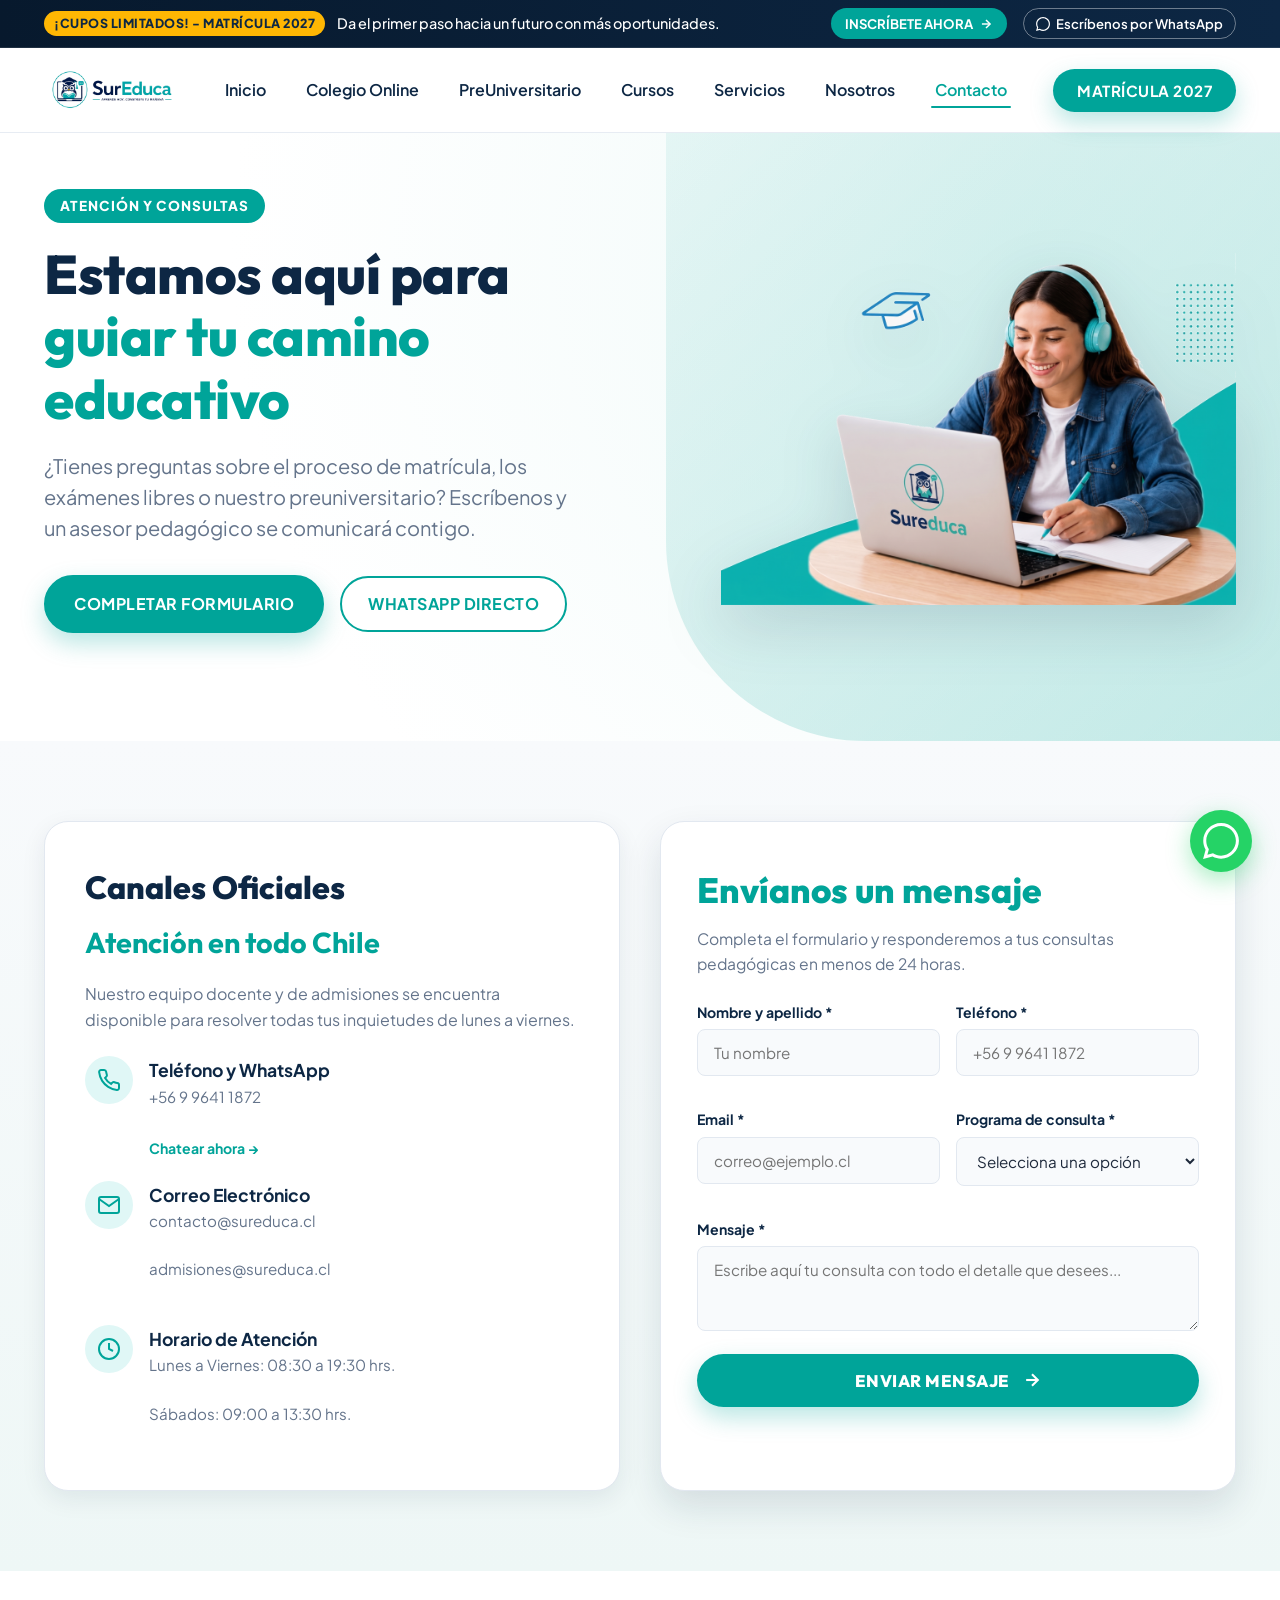
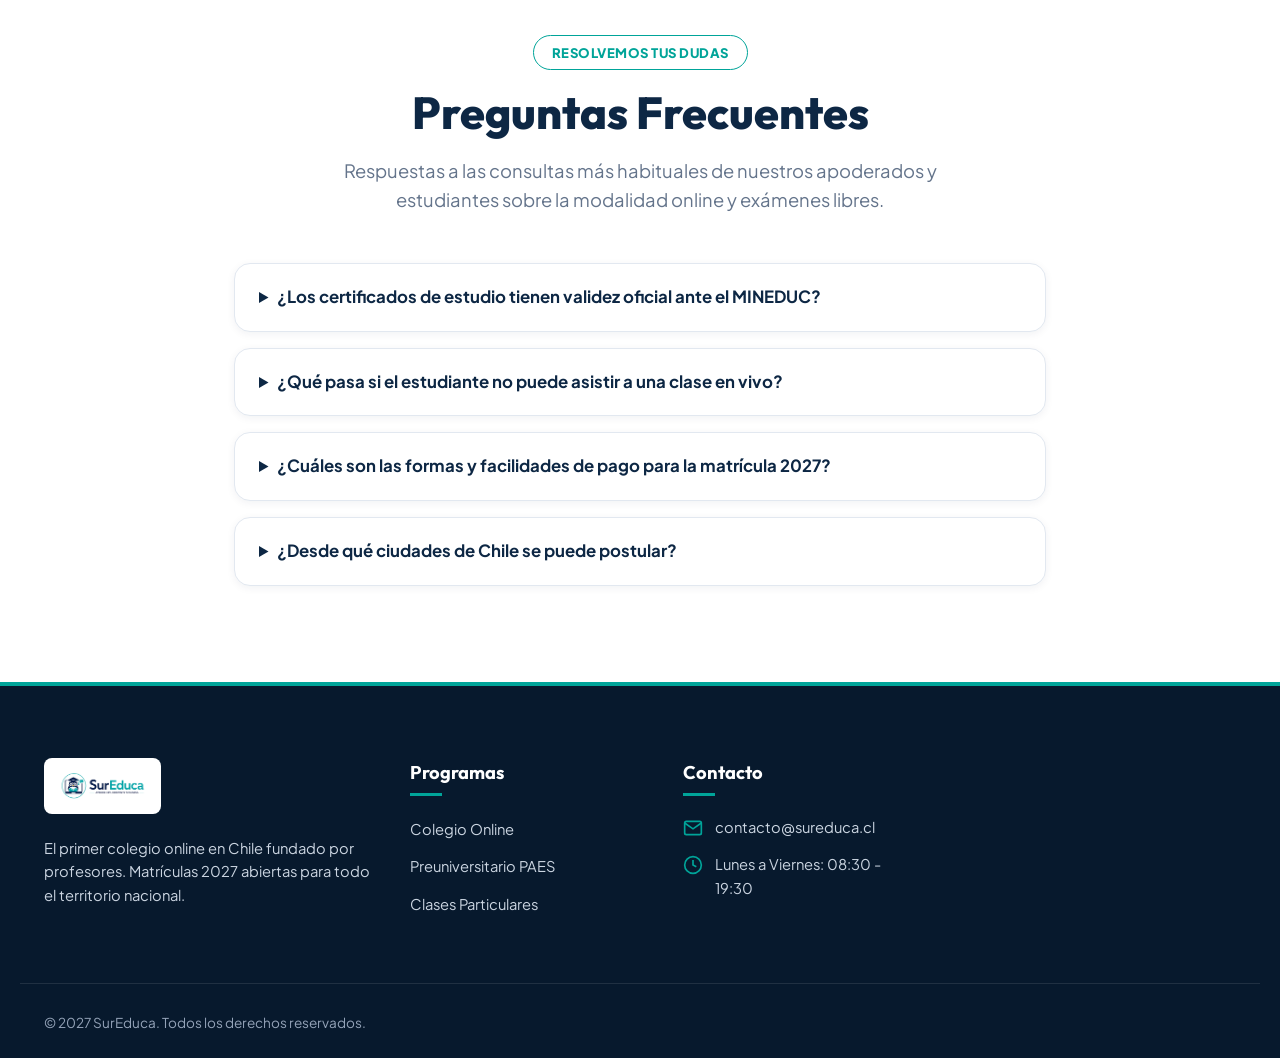
<file: contacto.html>
<!DOCTYPE html>
<html lang="es">
<head>
  <meta charset="UTF-8">
  <meta name="viewport" content="width=device-width, initial-scale=1.0">
  <title>Contacto y Canales de Atención | SurEduca</title>
  <meta name="description" content="Comunícate con el equipo de SurEduca. Asesoría pedagógica personalizada para Colegio Online, Preuniversitario PAES y Exámenes Libres en todo Chile.">
  <link rel="icon" type="image/x-icon" href="assets/images/favicon.ico">
  <link rel="stylesheet" href="assets/css/style.css">
</head>
<body>

  <!-- Top bar -->
  <div class="top-notice-bar">
    <div class="container top-notice-inner">
      <div class="top-notice-text">
        <span class="top-notice-badge">¡Cupos Limitados! - Matrícula 2027</span>
        <span>Da el primer paso hacia un futuro con más oportunidades.</span>
      </div>
      <div class="top-notice-actions">
        <a href="#formulario-contacto" class="btn-top-cta">
          Inscríbete Ahora
          <svg width="14" height="14" viewBox="0 0 24 24" fill="none" stroke="currentColor" stroke-width="2.5"><line x1="5" y1="12" x2="19" y2="12"></line><polyline points="12 5 19 12 12 19"></polyline></svg>
        </a>
        <a href="https://wa.me/56996411872" target="_blank" class="btn-top-whatsapp whatsapp-trigger">
          <svg width="14" height="14" viewBox="0 0 24 24" fill="currentColor"><path d="M.057 24l1.687-6.163c-1.041-1.804-1.588-3.849-1.587-5.946.003-6.556 5.338-11.891 11.893-11.891 3.181.001 6.167 1.24 8.413 3.488 2.245 2.248 3.481 5.236 3.48 8.414-.003 6.557-5.338 11.892-11.893 11.892-1.99-.001-3.951-.5-5.688-1.448l-6.305 1.654zm6.597-3.807c1.676.995 3.276 1.591 5.392 1.592 5.448 0 9.886-4.434 9.889-9.885.002-5.462-4.415-9.89-9.881-9.892-5.452 0-9.887 4.434-9.889 9.884-.001 2.225.651 3.891 1.746 5.634l-.999 3.648 3.742-.981z"/></svg>
          Escríbenos por WhatsApp
        </a>
      </div>
    </div>
  </div>

  <!-- Header -->
  <header class="site-header">
    <div class="container nav-container">
      <a href="index.html" class="site-logo">
        <img src="assets/images/logo.png" alt="SurEduca Contacto">
      </a>

      <nav>
        <ul class="nav-menu" id="navMenu">
          <li><a href="index.html" class="nav-link">Inicio</a></li>
          <li><a href="colegio-online.html" class="nav-link">Colegio Online</a></li>
          <li><a href="preuniversitario.html" class="nav-link">PreUniversitario</a></li>
          <li><a href="cursos.html" class="nav-link">Cursos</a></li>
          <li><a href="servicios.html" class="nav-link">Servicios</a></li>
          <li><a href="nosotros.html" class="nav-link">Nosotros</a></li>
          <li><a href="contacto.html" class="nav-link active">Contacto</a></li>
        </ul>
      </nav>

      <div class="nav-actions">
        <button type="button" class="btn-matricula" data-open-modal data-program="General">
          Matrícula 2027
        </button>
      </div>

      <button type="button" class="mobile-toggle" id="mobileToggle" aria-label="Abrir menú" aria-expanded="false">
        <svg viewBox="0 0 24 24" fill="none" stroke="currentColor" stroke-width="2.5" stroke-linecap="round"><line x1="3" y1="12" x2="21" y2="12"></line><line x1="3" y1="6" x2="21" y2="6"></line><line x1="3" y1="18" x2="21" y2="18"></line></svg>
      </button>
    </div>
  </header>

  <!-- Hero Contacto -->
  <section class="hero-section">
    <div class="hero-curved-bg"></div>
    <div class="container hero-grid">
      <div class="hero-content">
        <span class="hero-badge-tag">Atención y Consultas</span>
        <h1 class="hero-title">
          Estamos aquí para <br>
          <span class="teal-text">guiar tu camino educativo</span>
        </h1>
        <p class="hero-description">
          ¿Tienes preguntas sobre el proceso de matrícula, los exámenes libres o nuestro preuniversitario? Escríbenos y un asesor pedagógico se comunicará contigo.
        </p>

        <div class="hero-cta-group">
          <a href="#formulario-contacto" class="btn-primary">Completar Formulario</a>
          <a href="https://wa.me/56996411872" target="_blank" class="btn-whatsapp-outline whatsapp-trigger">
            WhatsApp Directo
          </a>
        </div>
      </div>

      <div class="hero-image-wrapper">
        <img src="assets/images/hero-inicio.png" alt="Asesoría SurEduca" class="hero-main-img">
      </div>
    </div>
  </section>

  <!-- Formulario y Canales de Atención -->
  <section class="pricing-and-form-section" id="formulario-contacto">
    <div class="container">
      <div class="pricing-form-grid">
        <!-- Tarjeta Canales Oficiales -->
        <div class="feature-box-card" style="height: 100%;">
          <div class="feature-box-content">
            <h3 style="font-size: 2rem;">Canales Oficiales</h3>
            <span class="teal-subtitle">Atención en todo Chile</span>
            <p>
              Nuestro equipo docente y de admisiones se encuentra disponible para resolver todas tus inquietudes de lunes a viernes.
            </p>

            <div style="display: flex; flex-direction: column; gap: 20px; margin-top: 24px;">
              <div style="display: flex; align-items: flex-start; gap: 16px;">
                <div style="width: 48px; height: 48px; border-radius: 50%; background: #e0f7f6; display: flex; align-items: center; justify-content: center; color: var(--primary-teal); flex-shrink: 0;">
                  <svg width="24" height="24" viewBox="0 0 24 24" fill="none" stroke="currentColor" stroke-width="2"><path d="M22 16.92v3a2 2 0 0 1-2.18 2 19.79 19.79 0 0 1-8.63-3.07 19.5 19.5 0 0 1-6-6 19.79 19.79 0 0 1-3.07-8.67A2 2 0 0 1 4.11 2h3a2 2 0 0 1 2 1.72 12.84 12.84 0 0 0 .7 2.81 2 2 0 0 1-.45 2.11L8.09 9.91a16 16 0 0 0 6 6l1.27-1.27a2 2 0 0 1 2.11-.45 12.84 12.84 0 0 0 2.81.7A2 2 0 0 1 22 16.92z"></path></svg>
                </div>
                <div>
                  <h4 style="font-size: 1.1rem; color: #0d2744; font-weight: 700;">Teléfono y WhatsApp</h4>
                  <p style="color: #64748b; font-size: 0.95rem;">+56 9 9641 1872</p>
                  <a href="https://wa.me/56996411872" target="_blank" style="color: var(--primary-teal); font-weight: 700; font-size: 0.88rem; display: inline-flex; align-items: center; gap: 4px; margin-top: 4px;">Chatear ahora &rarr;</a>
                </div>
              </div>

              <div style="display: flex; align-items: flex-start; gap: 16px;">
                <div style="width: 48px; height: 48px; border-radius: 50%; background: #e0f7f6; display: flex; align-items: center; justify-content: center; color: var(--primary-teal); flex-shrink: 0;">
                  <svg width="24" height="24" viewBox="0 0 24 24" fill="none" stroke="currentColor" stroke-width="2"><path d="M4 4h16c1.1 0 2 .9 2 2v12c0 1.1-.9 2-2 2H4c-1.1 0-2-.9-2-2V6c0-1.1.9-2 2-2z"></path><polyline points="22,6 12,13 2,6"></polyline></svg>
                </div>
                <div>
                  <h4 style="font-size: 1.1rem; color: #0d2744; font-weight: 700;">Correo Electrónico</h4>
                  <p style="color: #64748b; font-size: 0.95rem;">contacto@sureduca.cl</p>
                  <p style="color: #64748b; font-size: 0.95rem;">admisiones@sureduca.cl</p>
                </div>
              </div>

              <div style="display: flex; align-items: flex-start; gap: 16px;">
                <div style="width: 48px; height: 48px; border-radius: 50%; background: #e0f7f6; display: flex; align-items: center; justify-content: center; color: var(--primary-teal); flex-shrink: 0;">
                  <svg width="24" height="24" viewBox="0 0 24 24" fill="none" stroke="currentColor" stroke-width="2"><circle cx="12" cy="12" r="10"></circle><polyline points="12 6 12 12 16 14"></polyline></svg>
                </div>
                <div>
                  <h4 style="font-size: 1.1rem; color: #0d2744; font-weight: 700;">Horario de Atención</h4>
                  <p style="color: #64748b; font-size: 0.95rem;">Lunes a Viernes: 08:30 a 19:30 hrs.</p>
                  <p style="color: #64748b; font-size: 0.95rem;">Sábados: 09:00 a 13:30 hrs.</p>
                </div>
              </div>
            </div>
          </div>
        </div>

        <!-- Formulario -->
        <div class="form-card">
          <h3 class="form-title">Envíanos un mensaje</h3>
          <p class="form-subtitle">
            Completa el formulario y responderemos a tus consultas pedagógicas en menos de 24 horas.
          </p>

          <form data-lead-form>
            <div class="form-group-grid">
              <div class="form-control-wrap">
                <label class="form-label">Nombre y apellido *</label>
                <input type="text" name="nombre" class="form-input" placeholder="Tu nombre" required>
              </div>
              <div class="form-control-wrap">
                <label class="form-label">Teléfono *</label>
                <input type="tel" name="telefono" class="form-input" placeholder="+56 9 9641 1872" required>
              </div>
            </div>

            <div class="form-group-grid">
              <div class="form-control-wrap">
                <label class="form-label">Email *</label>
                <input type="email" name="email" class="form-input" placeholder="correo@ejemplo.cl" required>
              </div>
              <div class="form-control-wrap">
                <label class="form-label">Programa de consulta *</label>
                <select class="form-select" name="programa" required>
                  <option value="">Selecciona una opción</option>
                  <option value="Colegio Online">Colegio Online (Exámenes Libres)</option>
                  <option value="Preuniversitario">Preuniversitario PAES</option>
                  <option value="Clases Particulares">Clases Particulares</option>
                  <option value="Dudas Administrativas">Dudas Administrativas / Pagos</option>
                </select>
              </div>
            </div>

            <div class="form-control-wrap">
              <label class="form-label">Mensaje *</label>
              <textarea class="form-textarea" name="mensaje" placeholder="Escribe aquí tu consulta con todo el detalle que desees..." required></textarea>
            </div>

            <button type="submit" class="btn-form-submit">
              <span>Enviar Mensaje</span>
              <svg width="20" height="20" viewBox="0 0 24 24" fill="none" stroke="currentColor" stroke-width="2.5"><line x1="5" y1="12" x2="19" y2="12"></line><polyline points="12 5 19 12 12 19"></polyline></svg>
            </button>
          </form>
        </div>
      </div>
    </div>
  </section>

  <!-- Preguntas Frecuentes (FAQ) -->
  <section class="formation-section" id="faq">
    <div class="container" style="max-width: 860px;">
      <div style="text-align: center; margin-bottom: 40px;">
        <span class="section-header-pill">RESOLVEMOS TUS DUDAS</span>
        <h2 class="section-title">Preguntas Frecuentes</h2>
        <p class="section-subtitle" style="margin-left: auto; margin-right: auto;">
          Respuestas a las consultas más habituales de nuestros apoderados y estudiantes sobre la modalidad online y exámenes libres.
        </p>
      </div>

      <div style="display: flex; flex-direction: column; gap: 16px;">
        <details style="background: #ffffff; padding: 20px 24px; border-radius: var(--radius-md); border: 1px solid var(--border-light); box-shadow: var(--shadow-sm); cursor: pointer;">
          <summary style="font-weight: 700; color: #0d2744; font-size: 1.05rem;">¿Los certificados de estudio tienen validez oficial ante el MINEDUC?</summary>
          <p style="margin-top: 12px; color: #64748b; font-size: 0.95rem; line-height: 1.6;">
            Sí, totalmente. Nuestros alumnos se preparan con nosotros siguiendo las bases curriculares oficiales y rinden sus exámenes libres en los establecimientos designados por el Ministerio de Educación, obteniendo su certificado oficial de promoción de curso válido para continuar estudios o ingresar a la educación superior.
          </p>
        </details>

        <details style="background: #ffffff; padding: 20px 24px; border-radius: var(--radius-md); border: 1px solid var(--border-light); box-shadow: var(--shadow-sm); cursor: pointer;">
          <summary style="font-weight: 700; color: #0d2744; font-size: 1.05rem;">¿Qué pasa si el estudiante no puede asistir a una clase en vivo?</summary>
          <p style="margin-top: 12px; color: #64748b; font-size: 0.95rem; line-height: 1.6;">
            Todas nuestras clases quedan grabadas y subidas de inmediato a nuestra plataforma 24/7. El estudiante puede verlas cuantas veces necesite, descargar el material pedagógico de apoyo y resolver consultas directamente con el profesor tutor.
          </p>
        </details>

        <details style="background: #ffffff; padding: 20px 24px; border-radius: var(--radius-md); border: 1px solid var(--border-light); box-shadow: var(--shadow-sm); cursor: pointer;">
          <summary style="font-weight: 700; color: #0d2744; font-size: 1.05rem;">¿Cuáles son las formas y facilidades de pago para la matrícula 2027?</summary>
          <p style="margin-top: 12px; color: #64748b; font-size: 0.95rem; line-height: 1.6;">
            Contamos con facilidades de pago en hasta 7 cuotas sin interés mediante transferencia directa o tarjeta de crédito. También contamos con una oferta especial de lanzamiento con $100.000 de descuento en pago al contado para el ciclo escolar 2027.
          </p>
        </details>

        <details style="background: #ffffff; padding: 20px 24px; border-radius: var(--radius-md); border: 1px solid var(--border-light); box-shadow: var(--shadow-sm); cursor: pointer;">
          <summary style="font-weight: 700; color: #0d2744; font-size: 1.05rem;">¿Desde qué ciudades de Chile se puede postular?</summary>
          <p style="margin-top: 12px; color: #64748b; font-size: 0.95rem; line-height: 1.6;">
            Al ser 100% online, recibimos estudiantes de todas las regiones de Chile, desde Arica hasta Punta Arenas, e incluso familias chilenas que residen temporalmente en el extranjero.
          </p>
        </details>
      </div>
    </div>
  </section>

  <!-- Footer -->
  <footer class="site-footer">
    <div class="container footer-top-grid">
      <div class="footer-brand">
        <img src="assets/images/logo.png" alt="SurEduca">
        <p>El primer colegio online en Chile fundado por profesores. Matrículas 2027 abiertas para todo el territorio nacional.</p>
      </div>

      <div>
        <h4 class="footer-title">Programas</h4>
        <ul class="footer-links-list">
          <li><a href="colegio-online.html">Colegio Online</a></li>
          <li><a href="preuniversitario.html">Preuniversitario PAES</a></li>
          <li><a href="cursos.html">Clases Particulares</a></li>
        </ul>
      </div>

      <div>
        <h4 class="footer-title">Contacto</h4>
        <div class="footer-contact-info">
          <div class="footer-contact-row">
            <svg viewBox="0 0 24 24" fill="none" stroke="currentColor" stroke-width="2"><path d="M4 4h16c1.1 0 2 .9 2 2v12c0 1.1-.9 2-2 2H4c-1.1 0-2-.9-2-2V6c0-1.1.9-2 2-2z"></path><polyline points="22,6 12,13 2,6"></polyline></svg>
            <span>contacto@sureduca.cl</span>
          </div>
          <div class="footer-contact-row">
            <svg viewBox="0 0 24 24" fill="none" stroke="currentColor" stroke-width="2"><circle cx="12" cy="12" r="10"></circle><polyline points="12 6 12 12 16 14"></polyline></svg>
            <span>Lunes a Viernes: 08:30 - 19:30</span>
          </div>
        </div>
      </div>
    </div>

    <div class="container footer-bottom-bar">
      <div>&copy; 2027 SurEduca. Todos los derechos reservados.</div>
    </div>
  </footer>

  <!-- WhatsApp Flotante -->
  <a href="https://wa.me/56996411872" target="_blank" class="whatsapp-floating-btn whatsapp-trigger" aria-label="WhatsApp SurEduca">
    <span class="whatsapp-tooltip">¿Consultas? Escríbenos</span>
    <svg viewBox="0 0 24 24"><path d="M.057 24l1.687-6.163c-1.041-1.804-1.588-3.849-1.587-5.946.003-6.556 5.338-11.891 11.893-11.891 3.181.001 6.167 1.24 8.413 3.488 2.245 2.248 3.481 5.236 3.48 8.414-.003 6.557-5.338 11.892-11.893 11.892-1.99-.001-3.951-.5-5.688-1.448l-6.305 1.654zm6.597-3.807c1.676.995 3.276 1.591 5.392 1.592 5.448 0 9.886-4.434 9.889-9.885.002-5.462-4.415-9.89-9.881-9.892-5.452 0-9.887 4.434-9.889 9.884-.001 2.225.651 3.891 1.746 5.634l-.999 3.648 3.742-.981z"/></svg>
  </a>

  <!-- Modal Interactivo -->
  <div class="modal-overlay" id="infoModal">
    <div class="modal-dialog">
      <div class="modal-header">
        <h3>Matrícula 2027 SurEduca</h3>
        <button type="button" class="modal-close-btn" id="modalCloseBtn">&times;</button>
      </div>
      <div class="modal-body">
        <form data-lead-form>
          <div class="form-control-wrap">
            <label class="form-label">Nombre y apellido *</label>
            <input type="text" name="nombre" class="form-input" placeholder="Nombre completo" required>
          </div>
          <div class="form-group-grid">
            <div class="form-control-wrap">
              <label class="form-label">Teléfono *</label>
              <input type="tel" name="telefono" class="form-input" placeholder="+56 9..." required>
            </div>
            <div class="form-control-wrap">
              <label class="form-label">Email *</label>
              <input type="email" name="email" class="form-input" placeholder="correo@ejemplo.cl" required>
            </div>
          </div>
          <div class="form-control-wrap">
            <label class="form-label">Programa de interés *</label>
            <select class="form-select" id="modalProgramSelect" name="programa" required>
              <option value="Colegio Online">Colegio Online</option>
              <option value="Preuniversitario">Preuniversitario PAES</option>
              <option value="Clases Particulares">Clases Particulares</option>
            </select>
          </div>
          <button type="submit" class="btn-form-submit">
            <span>Enviar Solicitud</span>
          </button>
        </form>
      </div>
    </div>
  </div>

  <script src="assets/js/main.js"></script>
</body>
</html>
</file>
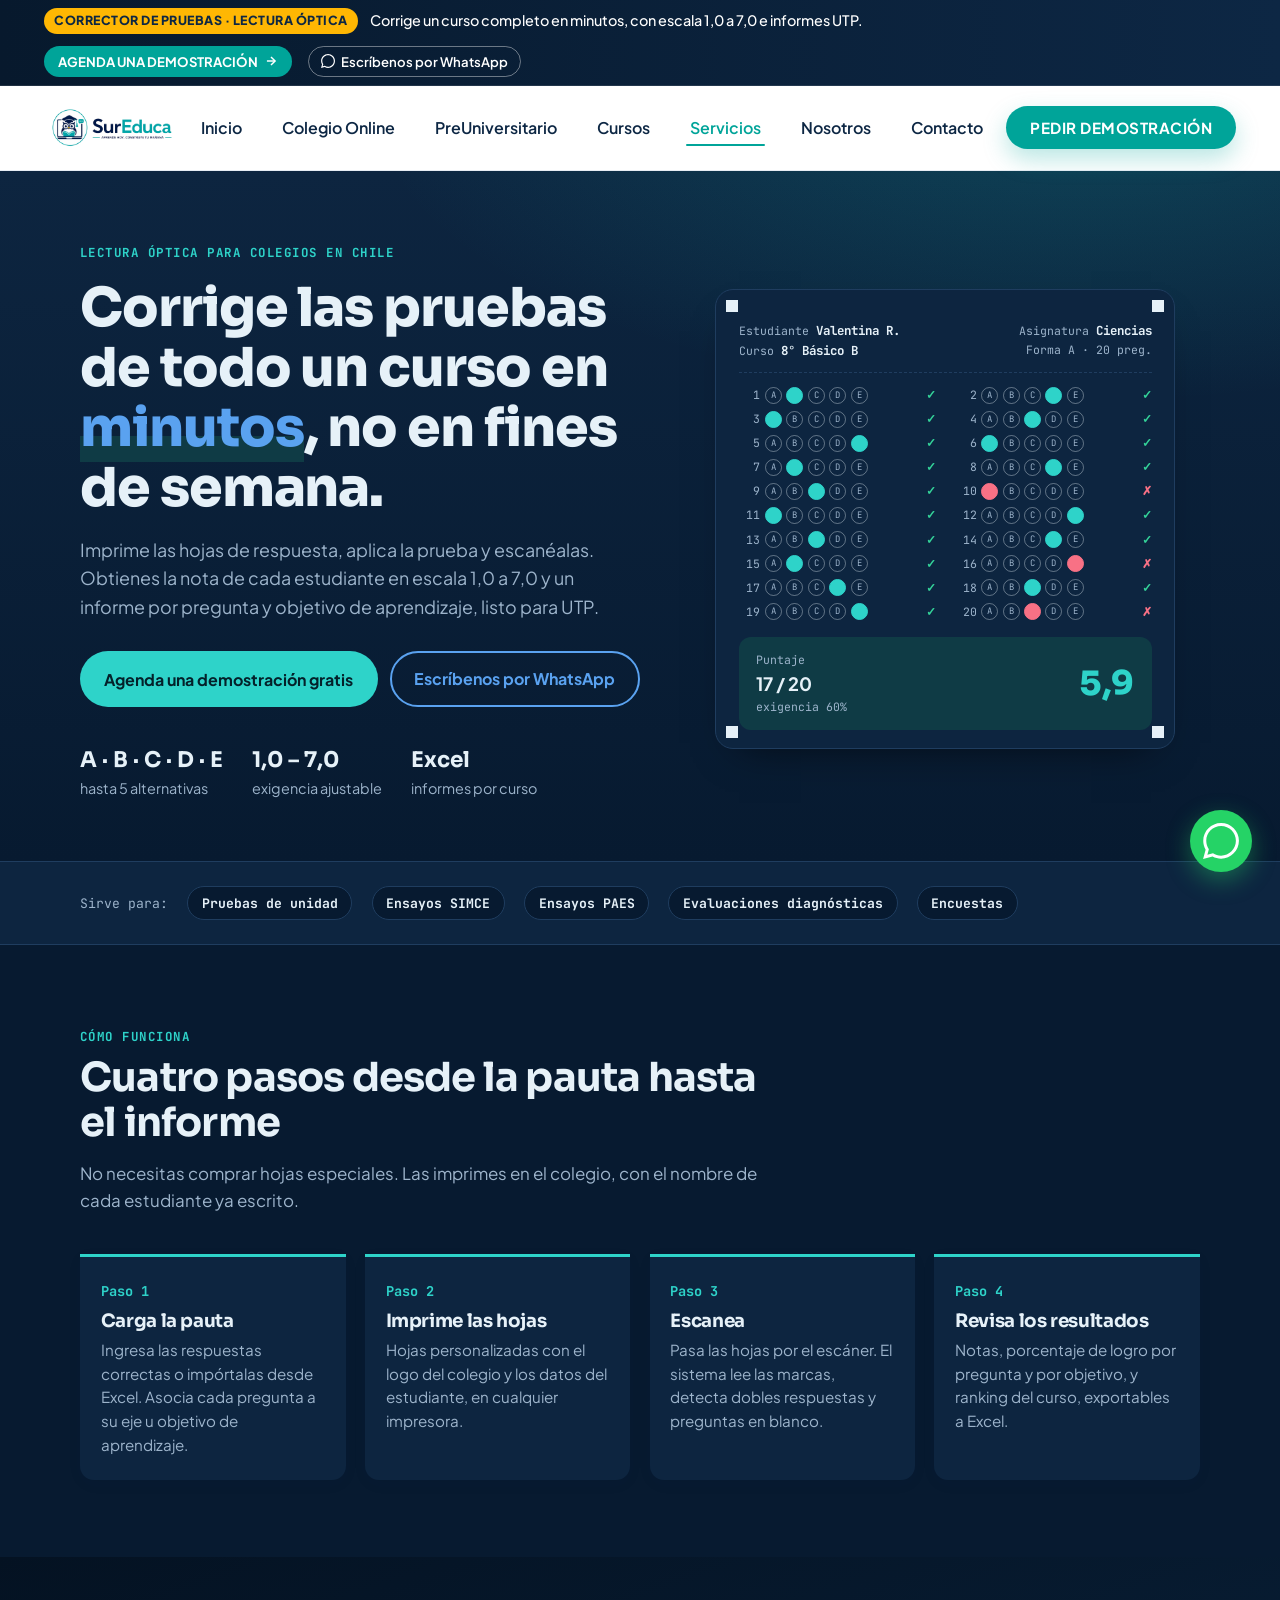
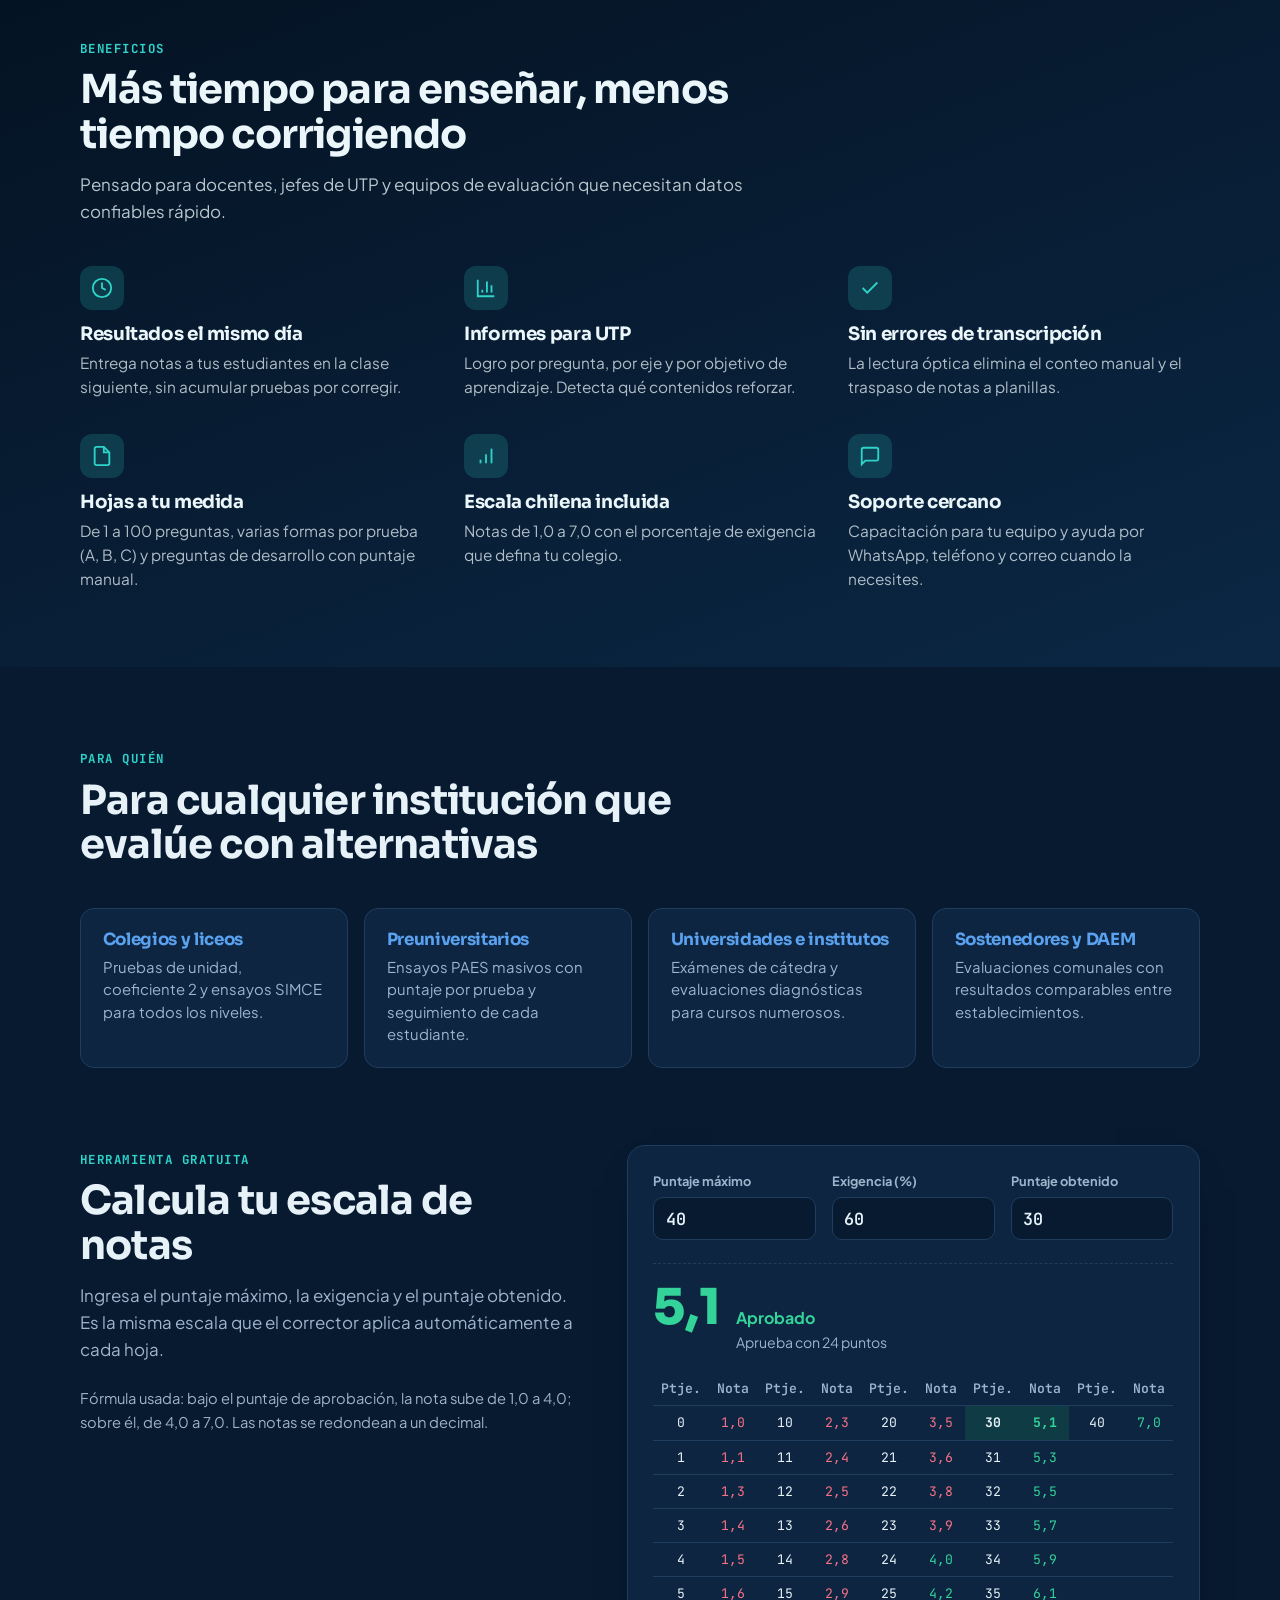
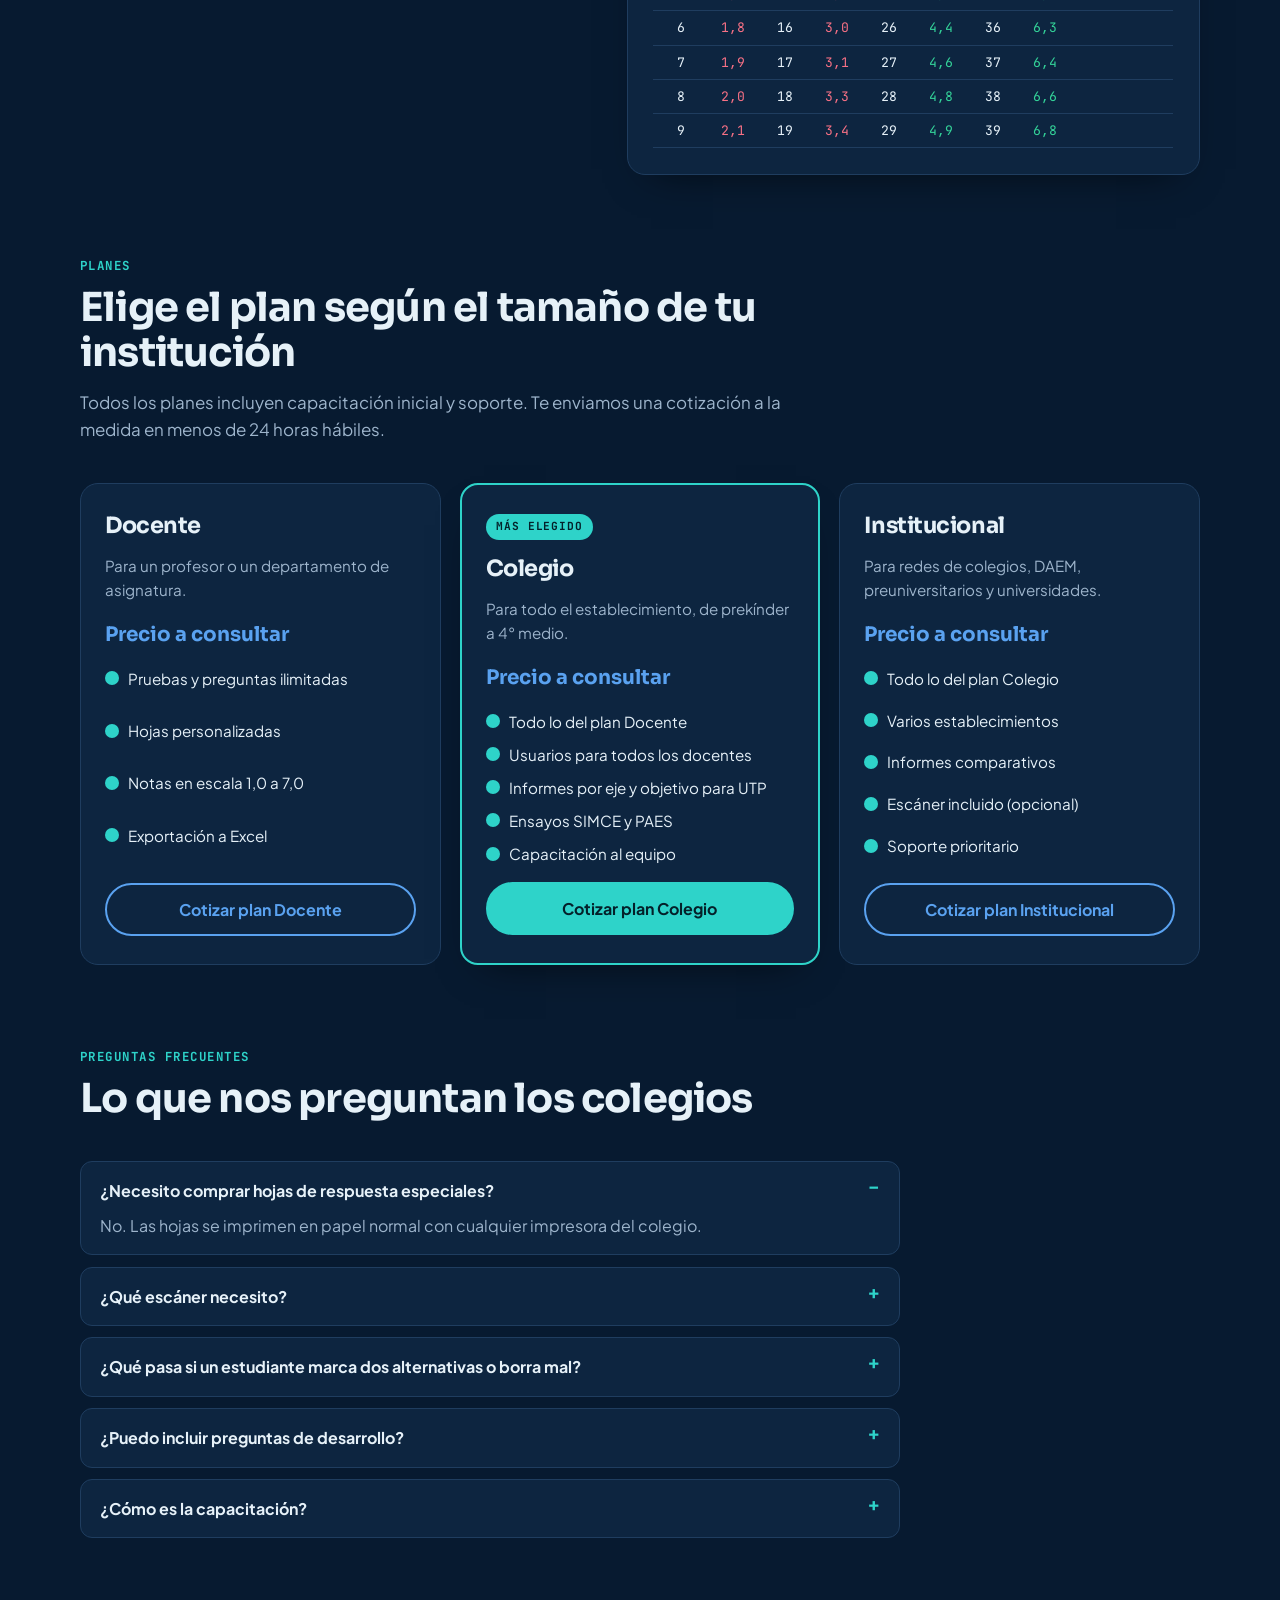
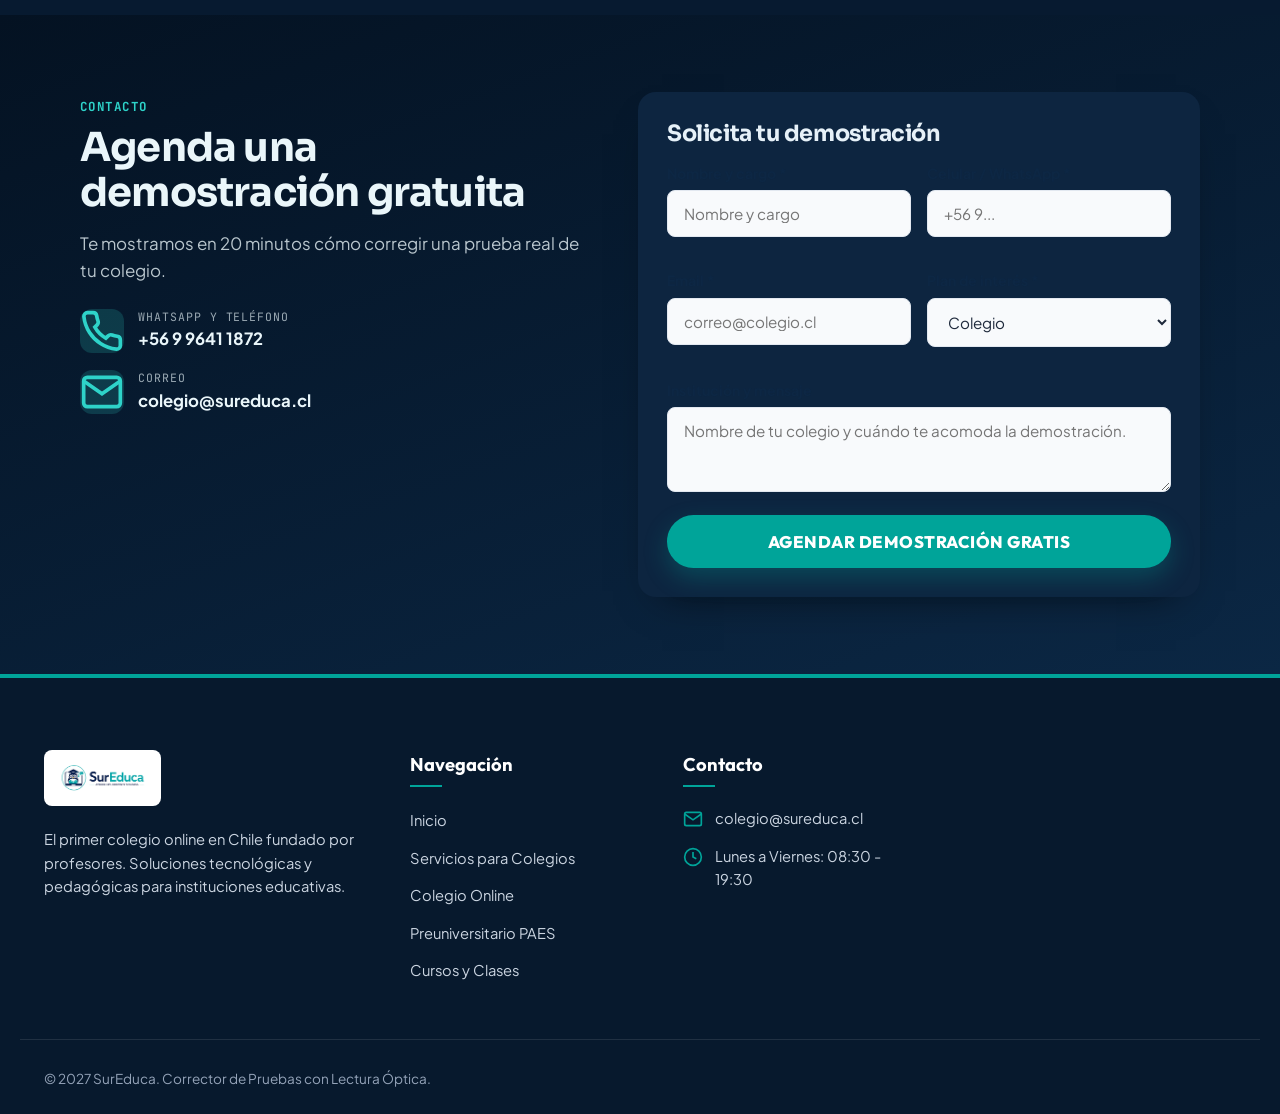
<file: corrector-pruebas.html>
<!DOCTYPE html>
<html lang="es">
<head>
  <meta charset="UTF-8">
  <meta name="viewport" content="width=device-width, initial-scale=1.0">
  <title>Corrector de Pruebas | SurEduca - Lectura Óptica para Colegios en Chile</title>
  <meta name="description" content="Corrige las pruebas de todo un curso en minutos con lectura óptica. Escala chilena de 1,0 a 7,0, informes por pregunta y objetivo de aprendizaje para UTP, SIMCE y PAES.">
  <link rel="icon" type="image/x-icon" href="assets/images/favicon.ico">
  <link rel="preconnect" href="https://fonts.googleapis.com">
  <link rel="preconnect" href="https://fonts.gstatic.com" crossorigin>
  <link href="https://fonts.googleapis.com/css2?family=JetBrains+Mono:wght@500;700&family=Plus+Jakarta+Sans:wght@400;500;600;700&family=Sora:wght@700;800&display=swap" rel="stylesheet">
  <link rel="stylesheet" href="assets/css/style.css">
  <style>
    /* Estilos dark theme exactos de correctordepruebas.myshopify.com encapsulados en .cp-page */
    .cp-page {
      --cp-bg: #071a30;
      --cp-surface: #0d2540;
      --cp-ink: #E6F1F8;
      --cp-muted: #9DB4CB;
      --cp-line: #1f3d5f;
      --cp-azul: #5AA2F0;
      --cp-azul-2: #8cc0f7;
      --cp-calipso: #2ED3C9;
      --cp-calipso-soft: #0f3b45;
      --cp-on-dark: #EAF6FA;
      --cp-band: #041222;
      --cp-band-2: #0b2744;
      --cp-ok: #34d399;
      --cp-bad: #f87185;
      --cp-f-display: "Sora", "Segoe UI", system-ui, sans-serif;
      --cp-f-body: "Plus Jakarta Sans", "Segoe UI", system-ui, sans-serif;
      --cp-f-mono: "JetBrains Mono", ui-monospace, "SFMono-Regular", Menlo, monospace;
      --cp-r: 14px;
      --cp-shadow: 0 18px 40px -24px rgba(0, 0, 0, 0.7);
      background: var(--cp-bg);
      color: var(--cp-ink);
      font-family: var(--cp-f-body);
    }

    .cp-page h1, .cp-page h2, .cp-page h3 {
      font-family: var(--cp-f-display);
      line-height: 1.12;
      letter-spacing: -0.02em;
      margin: 0;
    }

    .cp-wrap {
      max-width: 1160px;
      margin-inline: auto;
      padding-inline: 20px;
    }

    .cp-eyebrow {
      font-family: var(--cp-f-mono);
      font-size: 0.78rem;
      letter-spacing: 0.12em;
      text-transform: uppercase;
      color: var(--cp-calipso);
      font-weight: 700;
      display: inline-block;
    }

    .cp-btn {
      display: inline-flex;
      align-items: center;
      justify-content: center;
      gap: 0.5rem;
      font-weight: 700;
      font-family: var(--cp-f-body);
      font-size: 1rem;
      padding: 0.85rem 1.4rem;
      border-radius: 999px;
      text-decoration: none;
      border: 2px solid transparent;
      cursor: pointer;
      transition: transform 0.15s ease, background 0.15s ease;
    }

    .cp-btn:hover { transform: translateY(-1px); }
    .cp-btn-primary { background: var(--cp-calipso); color: #04212a; }
    .cp-btn-primary:hover { background: #0fd0c7; }
    .cp-btn-ghost { border-color: currentColor; background: transparent; color: var(--cp-azul); }

    /* Hero */
    .cp-hero {
      background: radial-gradient(1200px 500px at 85% -10%, rgba(18, 181, 174, 0.22), transparent 60%), linear-gradient(180deg, var(--cp-surface), var(--cp-bg));
      border-bottom: 1px solid var(--cp-line);
      padding-block: 4.2rem 3.8rem;
    }

    .cp-hero .cp-wrap {
      display: grid;
      grid-template-columns: 1.05fr 0.95fr;
      gap: 3rem;
      align-items: center;
    }

    .cp-hero h1 {
      font-size: clamp(2.1rem, 4.4vw, 3.35rem);
      font-weight: 800;
      margin-block: 0.9rem 1.1rem;
      color: var(--cp-ink);
    }

    .cp-hero h1 em {
      font-style: normal;
      color: var(--cp-azul);
      background: linear-gradient(transparent 62%, var(--cp-calipso-soft) 62%);
    }

    .cp-hero .cp-lead {
      font-size: 1.12rem;
      color: var(--cp-muted);
      max-width: 34rem;
      line-height: 1.6;
    }

    .cp-ctas {
      display: flex;
      flex-wrap: wrap;
      gap: 0.75rem;
      margin-top: 1.8rem;
    }

    .cp-facts {
      display: flex;
      flex-wrap: wrap;
      gap: 1.8rem;
      margin-top: 2.2rem;
      font-size: 0.9rem;
      color: var(--cp-muted);
    }

    .cp-facts b {
      display: block;
      font-family: var(--cp-f-display);
      font-size: 1.35rem;
      color: var(--cp-ink);
    }

    /* Hoja óptica animada */
    .cp-sheet {
      position: relative;
      background: var(--cp-surface);
      border: 1px solid var(--cp-line);
      border-radius: 18px;
      box-shadow: var(--cp-shadow);
      padding: 1.4rem 1.4rem 1.1rem;
      max-width: 460px;
      width: 100%;
      justify-self: center;
      overflow: hidden;
    }

    .cp-marks { position: absolute; width: 12px; height: 12px; background: var(--cp-ink); }
    .cp-marks.tl { top: 10px; left: 10px; }
    .cp-marks.tr { top: 10px; right: 10px; }
    .cp-marks.bl { bottom: 10px; left: 10px; }
    .cp-marks.br { bottom: 10px; right: 10px; }

    .cp-sheet-head {
      display: flex;
      justify-content: space-between;
      gap: 1rem;
      font-family: var(--cp-f-mono);
      font-size: 0.72rem;
      color: var(--cp-muted);
      border-bottom: 1px dashed var(--cp-line);
      padding-bottom: 0.7rem;
      margin-bottom: 0.85rem;
      margin-top: 0.5rem;
    }

    .cp-sheet-head b { color: var(--cp-ink); display: inline; font-size: 0.78rem; }

    .cp-grid-q {
      display: grid;
      grid-template-columns: 1fr 1fr;
      gap: 0.35rem 1.2rem;
      font-family: var(--cp-f-mono);
      font-size: 0.72rem;
    }

    .cp-q { display: flex; align-items: center; gap: 0.28rem; }
    .cp-q .n { width: 1.35rem; text-align: right; color: var(--cp-muted); font-variant-numeric: tabular-nums; flex-shrink: 0; }
    .cp-bub {
      width: 17px; height: 17px; border-radius: 50%; flex-shrink: 0;
      border: 1.5px solid rgba(230, 241, 248, 0.38);
      display: inline-flex; align-items: center; justify-content: center;
      font-size: 0.56rem; color: var(--cp-muted); line-height: 1;
    }
    .cp-bub.f { background: var(--cp-ink); border-color: var(--cp-ink); color: transparent; }
    .cp-q.ok .cp-bub.f { background: var(--cp-calipso); border-color: var(--cp-calipso); color: transparent; }
    .cp-q.bad .cp-bub.f { background: var(--cp-bad); border-color: var(--cp-bad); color: transparent; }
    .cp-q .tag { margin-left: auto; font-size: 0.72rem; font-weight: 700; padding-left: 4px; }
    .cp-q.ok .tag { color: var(--cp-ok); }
    .cp-q.bad .tag { color: var(--cp-bad); }

    .cp-scan {
      position: absolute; left: 0; right: 0; height: 46px; top: -50px;
      background: linear-gradient(180deg, transparent, rgba(46, 211, 201, 0.32), transparent);
      pointer-events: none;
      animation: cpScan 3.6s ease-in-out infinite;
    }
    @keyframes cpScan { 0% { top: -50px; } 70% { top: 100%; } 100% { top: 100%; } }

    .cp-result {
      display: flex; align-items: center; justify-content: space-between; gap: 1rem;
      margin-top: 1rem; padding: 0.85rem 1.1rem; border-radius: 12px;
      background: var(--cp-calipso-soft);
    }
    .cp-result .nota {
      font-family: var(--cp-f-display); font-weight: 800; font-size: 2.1rem;
      color: var(--cp-calipso); font-variant-numeric: tabular-nums; line-height: 1;
    }
    .cp-result small { font-family: var(--cp-f-mono); font-size: 0.72rem; color: var(--cp-muted); display: block; }

    /* Strip */
    .cp-strip {
      padding-block: 1.5rem;
      border-bottom: 1px solid var(--cp-line);
      background: var(--cp-surface);
    }
    .cp-strip .cp-wrap {
      display: flex; flex-wrap: wrap; align-items: center; gap: 0.6rem 1.2rem;
      font-family: var(--cp-f-mono); font-size: 0.82rem; color: var(--cp-muted);
    }
    .cp-chip {
      padding: 0.35rem 0.85rem; border: 1px solid var(--cp-line); border-radius: 999px;
      color: var(--cp-ink); font-weight: 700; background: var(--cp-bg);
    }

    /* Sections */
    .cp-section { padding-block: 4.8rem; }
    .cp-sec-head { max-width: 44rem; margin-bottom: 2.5rem; }
    .cp-sec-head h2 { font-size: clamp(1.75rem, 3.3vw, 2.5rem); margin-top: 0.55rem; color: var(--cp-ink); }
    .cp-sec-head p { color: var(--cp-muted); margin-top: 0.85rem; font-size: 1.06rem; line-height: 1.6; }

    /* Steps */
    .cp-steps { display: grid; grid-template-columns: repeat(4, 1fr); gap: 1.2rem; }
    .cp-step {
      padding: 1.5rem 1.3rem;
      border-top: 3px solid var(--cp-calipso);
      background: var(--cp-surface);
      border-radius: 0 0 var(--cp-r) var(--cp-r);
      box-shadow: 0 4px 16px rgba(11, 37, 69, 0.04);
    }
    .cp-step .num { font-family: var(--cp-f-mono); font-weight: 700; color: var(--cp-calipso); font-size: 0.85rem; }
    .cp-step h3 { font-size: 1.15rem; margin-block: 0.5rem 0.45rem; color: var(--cp-ink); }
    .cp-step p { color: var(--cp-muted); font-size: 0.95rem; line-height: 1.55; }

    /* Dark Band */
    .cp-band {
      background: linear-gradient(160deg, var(--cp-band), var(--cp-band-2));
      color: var(--cp-on-dark);
    }
    .cp-band .cp-sec-head h2 { color: var(--cp-on-dark); }
    .cp-band .cp-sec-head p { color: rgba(234, 246, 250, 0.78); }

    .cp-feat { display: grid; grid-template-columns: repeat(3, 1fr); gap: 2.2rem 2rem; }
    .cp-feat .ico {
      width: 44px; height: 44px; border-radius: 12px; display: grid; place-items: center;
      background: rgba(46, 211, 201, 0.18); color: #2ED3C9; margin-bottom: 0.9rem;
    }
    .cp-feat .ico svg { width: 22px; height: 22px; }
    .cp-feat h3 { font-size: 1.15rem; margin-bottom: 0.4rem; color: var(--cp-on-dark); }
    .cp-feat p { color: rgba(234, 246, 250, 0.74); font-size: 0.96rem; line-height: 1.55; }

    /* Audiences */
    .cp-aud { display: grid; grid-template-columns: repeat(4, 1fr); gap: 1rem; }
    .cp-aud > div {
      padding: 1.35rem; border: 1px solid var(--cp-line); border-radius: var(--cp-r); background: var(--cp-surface);
    }
    .cp-aud h3 { font-size: 1.05rem; margin-bottom: 0.4rem; color: var(--cp-azul); }
    .cp-aud p { font-size: 0.93rem; color: var(--cp-muted); line-height: 1.5; }

    /* Calculator */
    .cp-calc { display: grid; grid-template-columns: 1fr 1.1fr; gap: 2.5rem; align-items: start; }
    .cp-calc-box {
      background: var(--cp-surface); border: 1px solid var(--cp-line);
      border-radius: 18px; padding: 1.6rem; box-shadow: var(--cp-shadow);
    }
    .cp-fields { display: grid; grid-template-columns: repeat(3, 1fr); gap: 1rem; }
    .cp-fields label { font-size: 0.8rem; font-weight: 700; color: var(--cp-muted); display: grid; gap: 0.35rem; }
    .cp-fields input {
      font: 600 1.05rem var(--cp-f-mono); padding: 0.6rem 0.7rem;
      border-radius: 10px; border: 1.5px solid var(--cp-line); background: var(--cp-bg); color: var(--cp-ink); width: 100%;
    }
    .cp-fields input:focus { border-color: var(--cp-calipso); outline: none; }
    .cp-calc-out {
      display: flex; align-items: baseline; gap: 1rem; margin-top: 1.4rem;
      padding-top: 1.2rem; border-top: 1px dashed var(--cp-line);
    }
    .cp-calc-out .big { font-family: var(--cp-f-display); font-size: 3.1rem; font-weight: 800; line-height: 1; }
    .cp-calc-out .state { font-weight: 700; }
    .cp-tbl-wrap { overflow-x: auto; margin-top: 1.2rem; }
    table.cp-esc { border-collapse: collapse; width: 100%; font-family: var(--cp-f-mono); font-size: 0.82rem; }
    table.cp-esc th, table.cp-esc td { padding: 0.38rem 0.5rem; text-align: center; border-bottom: 1px solid var(--cp-line); }
    table.cp-esc th { color: var(--cp-muted); font-weight: 600; }
    table.cp-esc td.lo { color: var(--cp-bad); }
    table.cp-esc td.hi { color: var(--cp-ok); }
    table.cp-esc tr.cur td { background: var(--cp-calipso-soft); font-weight: 700; }

    /* Plans */
    .cp-plans { display: grid; grid-template-columns: repeat(3, 1fr); gap: 1.2rem; align-items: stretch; }
    .cp-plan {
      display: flex; flex-direction: column; gap: 1rem; padding: 1.8rem 1.5rem;
      border-radius: 18px; background: var(--cp-surface); border: 1px solid var(--cp-line);
    }
    .cp-plan.hl { border: 2px solid var(--cp-calipso); box-shadow: var(--cp-shadow); }
    .cp-plan .tagp {
      align-self: flex-start; font-family: var(--cp-f-mono); font-size: 0.7rem; font-weight: 700;
      letter-spacing: 0.08em; text-transform: uppercase; background: var(--cp-calipso);
      color: #04212a; padding: 0.25rem 0.65rem; border-radius: 999px;
    }
    .cp-plan h3 { font-size: 1.4rem; color: var(--cp-ink); }
    .cp-plan .for { color: var(--cp-muted); font-size: 0.95rem; }
    .cp-plan .price { font-family: var(--cp-f-display); font-weight: 700; font-size: 1.25rem; color: var(--cp-azul); }
    .cp-plan ul { list-style: none; margin: 0; padding: 0; display: grid; gap: 0.55rem; font-size: 0.95rem; flex: 1; }
    .cp-plan li { display: flex; gap: 0.55rem; align-items: flex-start; }
    .cp-plan li::before {
      content: ""; flex: none; width: 14px; height: 14px; margin-top: 0.28rem;
      border-radius: 50%; background: var(--cp-calipso);
    }

    /* FAQ */
    .cp-faq { display: grid; gap: 0.7rem; max-width: 820px; }
    .cp-faq details { background: var(--cp-surface); border: 1px solid var(--cp-line); border-radius: 12px; padding: 1rem 1.2rem; }
    .cp-faq summary { cursor: pointer; font-weight: 700; list-style: none; display: flex; justify-content: space-between; gap: 1rem; color: var(--cp-ink); }
    .cp-faq summary::-webkit-details-marker { display: none; }
    .cp-faq summary::after { content: "+"; font-family: var(--cp-f-mono); color: var(--cp-calipso); font-size: 1.2rem; line-height: 1; }
    .cp-faq details[open] summary::after { content: "–"; }
    .cp-faq details p { color: var(--cp-muted); margin-top: 0.6rem; line-height: 1.55; }

    /* Contact Band */
    .cp-contact { display: grid; grid-template-columns: 1fr 1.1fr; gap: 3rem; align-items: start; }
    .cp-cinfo { display: grid; gap: 1rem; margin-top: 1.5rem; }
    .cp-cinfo > div { display: flex; gap: 0.9rem; align-items: center; }
    .cp-cinfo .ico {
      width: 44px; height: 44px; border-radius: 12px; display: grid; place-items: center;
      background: rgba(46, 211, 201, 0.18); color: #2ED3C9; flex: none;
    }
    .cp-cinfo small {
      display: block; font-family: var(--cp-f-mono); font-size: 0.72rem;
      letter-spacing: 0.08em; text-transform: uppercase; color: rgba(234, 246, 250, 0.65);
    }
    .cp-cinfo a, .cp-cinfo span.v { font-weight: 700; font-size: 1.05rem; text-decoration: none; color: var(--cp-on-dark); }
    .cp-form-card {
      background: var(--cp-surface); color: var(--cp-ink); border-radius: 18px;
      padding: 1.8rem; box-shadow: var(--cp-shadow);
    }

    @media (max-width: 900px) {
      .cp-hero .cp-wrap, .cp-calc, .cp-contact, .cp-plans { grid-template-columns: 1fr; }
      .cp-steps, .cp-feat, .cp-aud { grid-template-columns: 1fr 1fr; }
    }
    @media (max-width: 560px) {
      .cp-steps, .cp-feat, .cp-aud { grid-template-columns: 1fr; }
      .cp-fields { grid-template-columns: 1fr; }
    }
  </style>
</head>
<body>

  <!-- Top bar -->
  <div class="top-notice-bar">
    <div class="container top-notice-inner">
      <div class="top-notice-text">
        <span class="top-notice-badge">Corrector de Pruebas · Lectura Óptica</span>
        <span>Corrige un curso completo en minutos, con escala 1,0 a 7,0 e informes UTP.</span>
      </div>
      <div class="top-notice-actions">
        <a href="#demo-corrector" class="btn-top-cta" data-open-modal data-program="Corrector de Pruebas">
          Agenda una Demostración
          <svg width="14" height="14" viewBox="0 0 24 24" fill="none" stroke="currentColor" stroke-width="2.5">
            <line x1="5" y1="12" x2="19" y2="12"></line>
            <polyline points="12 5 19 12 12 19"></polyline>
          </svg>
        </a>
        <a href="https://wa.me/56996411872" target="_blank" class="btn-top-whatsapp whatsapp-trigger">
          <svg width="14" height="14" viewBox="0 0 24 24" fill="currentColor">
            <path d="M.057 24l1.687-6.163c-1.041-1.804-1.588-3.849-1.587-5.946.003-6.556 5.338-11.891 11.893-11.891 3.181.001 6.167 1.24 8.413 3.488 2.245 2.248 3.481 5.236 3.48 8.414-.003 6.557-5.338 11.892-11.893 11.892-1.99-.001-3.951-.5-5.688-1.448l-6.305 1.654zm6.597-3.807c1.676.995 3.276 1.591 5.392 1.592 5.448 0 9.886-4.434 9.889-9.885.002-5.462-4.415-9.89-9.881-9.892-5.452 0-9.887 4.434-9.889 9.884-.001 2.225.651 3.891 1.746 5.634l-.999 3.648 3.742-.981z"/>
          </svg>
          Escríbenos por WhatsApp
        </a>
      </div>
    </div>
  </div>

  <!-- Header -->
  <header class="site-header">
    <div class="container nav-container">
      <a href="index.html" class="site-logo">
        <img src="assets/images/logo.png" alt="SurEduca Corrector de Pruebas">
      </a>

      <nav>
        <ul class="nav-menu" id="navMenu">
          <li><a href="index.html" class="nav-link">Inicio</a></li>
          <li><a href="colegio-online.html" class="nav-link">Colegio Online</a></li>
          <li><a href="preuniversitario.html" class="nav-link">PreUniversitario</a></li>
          <li><a href="cursos.html" class="nav-link">Cursos</a></li>
          <li><a href="servicios.html" class="nav-link active">Servicios</a></li>
          <li><a href="nosotros.html" class="nav-link">Nosotros</a></li>
          <li><a href="contacto.html" class="nav-link">Contacto</a></li>
        </ul>
      </nav>

      <div class="nav-actions">
        <button type="button" class="btn-matricula" data-open-modal data-program="Corrector de Pruebas">
          Pedir Demostración
        </button>
      </div>

      <button type="button" class="mobile-toggle" id="mobileToggle" aria-label="Abrir menú" aria-expanded="false">
        <svg viewBox="0 0 24 24" fill="none" stroke="currentColor" stroke-width="2.5" stroke-linecap="round">
          <line x1="3" y1="12" x2="21" y2="12"></line>
          <line x1="3" y1="6" x2="21" y2="6"></line>
          <line x1="3" y1="18" x2="21" y2="18"></line>
        </svg>
      </button>
    </div>
  </header>

  <main class="cp-page">
    <!-- Hero -->
    <section class="cp-hero">
      <div class="cp-wrap">
        <div>
          <span class="cp-eyebrow">Lectura óptica para colegios en Chile</span>
          <h1>Corrige las pruebas de todo un curso en <em>minutos</em>, no en fines de semana.</h1>
          <p class="cp-lead">
            Imprime las hojas de respuesta, aplica la prueba y escanéalas. Obtienes la nota de cada estudiante en escala 1,0 a 7,0 y un informe por pregunta y objetivo de aprendizaje, listo para UTP.
          </p>
          <div class="cp-ctas">
            <button type="button" class="cp-btn cp-btn-primary" data-open-modal data-program="Corrector de Pruebas - Demo">
              Agenda una demostración gratis
            </button>
            <a href="https://wa.me/56996411872" target="_blank" class="cp-btn cp-btn-ghost whatsapp-trigger">
              Escríbenos por WhatsApp
            </a>
          </div>
          <div class="cp-facts">
            <div><b>A · B · C · D · E</b>hasta 5 alternativas</div>
            <div><b>1,0 – 7,0</b>exigencia ajustable</div>
            <div><b>Excel</b>informes por curso</div>
          </div>
        </div>

        <!-- Hoja Óptica Animada -->
        <div class="cp-sheet" aria-label="Ejemplo de hoja de respuesta corregida">
          <div class="cp-marks tl"></div>
          <div class="cp-marks tr"></div>
          <div class="cp-marks bl"></div>
          <div class="cp-marks br"></div>
          <div class="cp-scan"></div>

          <div class="cp-sheet-head">
            <div>
              <div>Estudiante <b>Valentina R.</b></div>
              <div>Curso <b>8° Básico B</b></div>
            </div>
            <div style="text-align: right;">
              <div>Asignatura <b>Ciencias</b></div>
              <div>Forma A · 20 preg.</div>
            </div>
          </div>

          <div class="cp-grid-q">
            <div class="cp-q ok"><span class="n">1</span><span class="bub cp-bub">A</span><span class="bub cp-bub f">B</span><span class="bub cp-bub">C</span><span class="bub cp-bub">D</span><span class="bub cp-bub">E</span><span class="tag">✓</span></div>
            <div class="cp-q ok"><span class="n">2</span><span class="bub cp-bub">A</span><span class="bub cp-bub">B</span><span class="bub cp-bub">C</span><span class="bub cp-bub f">D</span><span class="bub cp-bub">E</span><span class="tag">✓</span></div>
            <div class="cp-q ok"><span class="n">3</span><span class="bub cp-bub f">A</span><span class="bub cp-bub">B</span><span class="bub cp-bub">C</span><span class="bub cp-bub">D</span><span class="bub cp-bub">E</span><span class="tag">✓</span></div>
            <div class="cp-q ok"><span class="n">4</span><span class="bub cp-bub">A</span><span class="bub cp-bub">B</span><span class="bub cp-bub f">C</span><span class="bub cp-bub">D</span><span class="bub cp-bub">E</span><span class="tag">✓</span></div>
            <div class="cp-q ok"><span class="n">5</span><span class="bub cp-bub">A</span><span class="bub cp-bub">B</span><span class="bub cp-bub">C</span><span class="bub cp-bub">D</span><span class="bub cp-bub f">E</span><span class="tag">✓</span></div>
            <div class="cp-q ok"><span class="n">6</span><span class="bub cp-bub f">A</span><span class="bub cp-bub">B</span><span class="bub cp-bub">C</span><span class="bub cp-bub">D</span><span class="bub cp-bub">E</span><span class="tag">✓</span></div>
            <div class="cp-q ok"><span class="n">7</span><span class="bub cp-bub">A</span><span class="bub cp-bub f">B</span><span class="bub cp-bub">C</span><span class="bub cp-bub">D</span><span class="bub cp-bub">E</span><span class="tag">✓</span></div>
            <div class="cp-q ok"><span class="n">8</span><span class="bub cp-bub">A</span><span class="bub cp-bub">B</span><span class="bub cp-bub">C</span><span class="bub cp-bub f">D</span><span class="bub cp-bub">E</span><span class="tag">✓</span></div>
            <div class="cp-q ok"><span class="n">9</span><span class="bub cp-bub">A</span><span class="bub cp-bub">B</span><span class="bub cp-bub f">C</span><span class="bub cp-bub">D</span><span class="bub cp-bub">E</span><span class="tag">✓</span></div>
            <div class="cp-q bad"><span class="n">10</span><span class="bub cp-bub f">A</span><span class="bub cp-bub">B</span><span class="bub cp-bub">C</span><span class="bub cp-bub">D</span><span class="bub cp-bub">E</span><span class="tag">✗</span></div>
            <div class="cp-q ok"><span class="n">11</span><span class="bub cp-bub f">A</span><span class="bub cp-bub">B</span><span class="bub cp-bub">C</span><span class="bub cp-bub">D</span><span class="bub cp-bub">E</span><span class="tag">✓</span></div>
            <div class="cp-q ok"><span class="n">12</span><span class="bub cp-bub">A</span><span class="bub cp-bub">B</span><span class="bub cp-bub">C</span><span class="bub cp-bub">D</span><span class="bub cp-bub f">E</span><span class="tag">✓</span></div>
            <div class="cp-q ok"><span class="n">13</span><span class="bub cp-bub">A</span><span class="bub cp-bub">B</span><span class="bub cp-bub f">C</span><span class="bub cp-bub">D</span><span class="bub cp-bub">E</span><span class="tag">✓</span></div>
            <div class="cp-q ok"><span class="n">14</span><span class="bub cp-bub">A</span><span class="bub cp-bub">B</span><span class="bub cp-bub">C</span><span class="bub cp-bub f">D</span><span class="bub cp-bub">E</span><span class="tag">✓</span></div>
            <div class="cp-q ok"><span class="n">15</span><span class="bub cp-bub">A</span><span class="bub cp-bub f">B</span><span class="bub cp-bub">C</span><span class="bub cp-bub">D</span><span class="bub cp-bub">E</span><span class="tag">✓</span></div>
            <div class="cp-q bad"><span class="n">16</span><span class="bub cp-bub">A</span><span class="bub cp-bub">B</span><span class="bub cp-bub">C</span><span class="bub cp-bub">D</span><span class="bub cp-bub f">E</span><span class="tag">✗</span></div>
            <div class="cp-q ok"><span class="n">17</span><span class="bub cp-bub">A</span><span class="bub cp-bub">B</span><span class="bub cp-bub">C</span><span class="bub cp-bub f">D</span><span class="bub cp-bub">E</span><span class="tag">✓</span></div>
            <div class="cp-q ok"><span class="n">18</span><span class="bub cp-bub">A</span><span class="bub cp-bub">B</span><span class="bub cp-bub f">C</span><span class="bub cp-bub">D</span><span class="bub cp-bub">E</span><span class="tag">✓</span></div>
            <div class="cp-q ok"><span class="n">19</span><span class="bub cp-bub">A</span><span class="bub cp-bub">B</span><span class="bub cp-bub">C</span><span class="bub cp-bub">D</span><span class="bub cp-bub f">E</span><span class="tag">✓</span></div>
            <div class="cp-q bad"><span class="n">20</span><span class="bub cp-bub">A</span><span class="bub cp-bub">B</span><span class="bub cp-bub f">C</span><span class="bub cp-bub">D</span><span class="bub cp-bub">E</span><span class="tag">✗</span></div>
          </div>

          <div class="cp-result">
            <div>
              <small>Puntaje</small>
              <strong style="font-size: 1.15rem;">17 / 20</strong>
              <small>exigencia 60%</small>
            </div>
            <div class="nota">5,9</div>
          </div>
        </div>
      </div>
    </section>

    <!-- Strip de usos -->
    <div class="cp-strip">
      <div class="cp-wrap">
        <span>Sirve para:</span>
        <span class="cp-chip">Pruebas de unidad</span>
        <span class="cp-chip">Ensayos SIMCE</span>
        <span class="cp-chip">Ensayos PAES</span>
        <span class="cp-chip">Evaluaciones diagnósticas</span>
        <span class="cp-chip">Encuestas</span>
      </div>
    </div>

    <!-- Cómo funciona -->
    <section class="cp-section" id="como-funciona">
      <div class="cp-wrap">
        <div class="cp-sec-head">
          <span class="cp-eyebrow">Cómo funciona</span>
          <h2>Cuatro pasos desde la pauta hasta el informe</h2>
          <p>No necesitas comprar hojas especiales. Las imprimes en el colegio, con el nombre de cada estudiante ya escrito.</p>
        </div>

        <div class="cp-steps">
          <div class="cp-step">
            <div class="num">Paso 1</div>
            <h3>Carga la pauta</h3>
            <p>Ingresa las respuestas correctas o impórtalas desde Excel. Asocia cada pregunta a su eje u objetivo de aprendizaje.</p>
          </div>
          <div class="cp-step">
            <div class="num">Paso 2</div>
            <h3>Imprime las hojas</h3>
            <p>Hojas personalizadas con el logo del colegio y los datos del estudiante, en cualquier impresora.</p>
          </div>
          <div class="cp-step">
            <div class="num">Paso 3</div>
            <h3>Escanea</h3>
            <p>Pasa las hojas por el escáner. El sistema lee las marcas, detecta dobles respuestas y preguntas en blanco.</p>
          </div>
          <div class="cp-step">
            <div class="num">Paso 4</div>
            <h3>Revisa los resultados</h3>
            <p>Notas, porcentaje de logro por pregunta y por objetivo, y ranking del curso, exportables a Excel.</p>
          </div>
        </div>
      </div>
    </section>

    <!-- Banda Oscura: Beneficios -->
    <section class="cp-section cp-band" id="beneficios">
      <div class="cp-wrap">
        <div class="cp-sec-head">
          <span class="cp-eyebrow">Beneficios</span>
          <h2>Más tiempo para enseñar, menos tiempo corrigiendo</h2>
          <p>Pensado para docentes, jefes de UTP y equipos de evaluación que necesitan datos confiables rápido.</p>
        </div>

        <div class="cp-feat">
          <div>
            <div class="ico"><svg viewBox="0 0 24 24" fill="none" stroke="currentColor" stroke-width="2"><circle cx="12" cy="12" r="10"/><polyline points="12 6 12 12 16 14"/></svg></div>
            <h3>Resultados el mismo día</h3>
            <p>Entrega notas a tus estudiantes en la clase siguiente, sin acumular pruebas por corregir.</p>
          </div>
          <div>
            <div class="ico"><svg viewBox="0 0 24 24" fill="none" stroke="currentColor" stroke-width="2"><path d="M3 3v18h18"/><path d="M18 17V9"/><path d="M13 17V5"/><path d="M8 17v-3"/></svg></div>
            <h3>Informes para UTP</h3>
            <p>Logro por pregunta, por eje y por objetivo de aprendizaje. Detecta qué contenidos reforzar.</p>
          </div>
          <div>
            <div class="ico"><svg viewBox="0 0 24 24" fill="none" stroke="currentColor" stroke-width="2"><polyline points="20 6 9 17 4 12"/></svg></div>
            <h3>Sin errores de transcripción</h3>
            <p>La lectura óptica elimina el conteo manual y el traspaso de notas a planillas.</p>
          </div>
          <div>
            <div class="ico"><svg viewBox="0 0 24 24" fill="none" stroke="currentColor" stroke-width="2"><path d="M14 2H6a2 2 0 0 0-2 2v16a2 2 0 0 0 2 2h12a2 2 0 0 0 2-2V8z"/><polyline points="14 2 14 8 20 8"/></svg></div>
            <h3>Hojas a tu medida</h3>
            <p>De 1 a 100 preguntas, varias formas por prueba (A, B, C) y preguntas de desarrollo con puntaje manual.</p>
          </div>
          <div>
            <div class="ico"><svg viewBox="0 0 24 24" fill="none" stroke="currentColor" stroke-width="2"><path d="M12 20V10"/><path d="M18 20V4"/><path d="M6 20v-4"/></svg></div>
            <h3>Escala chilena incluida</h3>
            <p>Notas de 1,0 a 7,0 con el porcentaje de exigencia que defina tu colegio.</p>
          </div>
          <div>
            <div class="ico"><svg viewBox="0 0 24 24" fill="none" stroke="currentColor" stroke-width="2"><path d="M21 15a2 2 0 0 1-2 2H7l-4 4V5a2 2 0 0 1 2-2h14a2 2 0 0 1 2 2z"/></svg></div>
            <h3>Soporte cercano</h3>
            <p>Capacitación para tu equipo y ayuda por WhatsApp, teléfono y correo cuando la necesites.</p>
          </div>
        </div>
      </div>
    </section>

    <!-- Para quién -->
    <section class="cp-section">
      <div class="cp-wrap">
        <div class="cp-sec-head">
          <span class="cp-eyebrow">Para quién</span>
          <h2>Para cualquier institución que evalúe con alternativas</h2>
        </div>

        <div class="cp-aud">
          <div>
            <h3>Colegios y liceos</h3>
            <p>Pruebas de unidad, coeficiente 2 y ensayos SIMCE para todos los niveles.</p>
          </div>
          <div>
            <h3>Preuniversitarios</h3>
            <p>Ensayos PAES masivos con puntaje por prueba y seguimiento de cada estudiante.</p>
          </div>
          <div>
            <h3>Universidades e institutos</h3>
            <p>Exámenes de cátedra y evaluaciones diagnósticas para cursos numerosos.</p>
          </div>
          <div>
            <h3>Sostenedores y DAEM</h3>
            <p>Evaluaciones comunales con resultados comparables entre establecimientos.</p>
          </div>
        </div>
      </div>
    </section>

    <!-- Calculadora de Escala de Notas -->
    <section class="cp-section" id="calculadora-escala" style="padding-top: 0;">
      <div class="cp-wrap">
        <div class="cp-calc">
          <div>
            <div class="cp-sec-head" style="margin-bottom: 1.5rem;">
              <span class="cp-eyebrow">Herramienta gratuita</span>
              <h2>Calcula tu escala de notas</h2>
              <p>Ingresa el puntaje máximo, la exigencia y el puntaje obtenido. Es la misma escala que el corrector aplica automáticamente a cada hoja.</p>
            </div>
            <p style="font-size: 0.92rem; color: var(--cp-muted);">
              Fórmula usada: bajo el puntaje de aprobación, la nota sube de 1,0 a 4,0; sobre él, de 4,0 a 7,0. Las notas se redondean a un decimal.
            </p>
          </div>

          <div class="cp-calc-box">
            <div class="cp-fields">
              <label>Puntaje máximo
                <input type="number" id="calcMax" value="40" min="1" step="1">
              </label>
              <label>Exigencia (%)
                <input type="number" id="calcExig" value="60" min="1" max="99" step="1">
              </label>
              <label>Puntaje obtenido
                <input type="number" id="calcObt" value="30" min="0" step="0.5">
              </label>
            </div>

            <div class="cp-calc-out">
              <div class="big" id="calcGrade">5,3</div>
              <div>
                <div class="state" id="calcStatus" style="color: var(--cp-ok);">Aprobado</div>
                <div style="font-size: 0.88rem; color: var(--cp-muted);" id="calcCutoff">Aprueba con 24 puntos</div>
              </div>
            </div>

            <div class="cp-tbl-wrap">
              <table class="cp-esc">
                <thead id="calcTableHead">
                  <tr><th>Ptje.</th><th>Nota</th><th>Ptje.</th><th>Nota</th><th>Ptje.</th><th>Nota</th><th>Ptje.</th><th>Nota</th><th>Ptje.</th><th>Nota</th></tr>
                </thead>
                <tbody id="calcTableBody"></tbody>
              </table>
            </div>
          </div>
        </div>
      </div>
    </section>

    <!-- Planes -->
    <section class="cp-section" id="planes-corrector" style="padding-top: 0;">
      <div class="cp-wrap">
        <div class="cp-sec-head">
          <span class="cp-eyebrow">Planes</span>
          <h2>Elige el plan según el tamaño de tu institución</h2>
          <p>Todos los planes incluyen capacitación inicial y soporte. Te enviamos una cotización a la medida en menos de 24 horas hábiles.</p>
        </div>

        <div class="cp-plans">
          <div class="cp-plan">
            <h3>Docente</h3>
            <p class="for">Para un profesor o un departamento de asignatura.</p>
            <div class="price">Precio a consultar</div>
            <ul>
              <li>Pruebas y preguntas ilimitadas</li>
              <li>Hojas personalizadas</li>
              <li>Notas en escala 1,0 a 7,0</li>
              <li>Exportación a Excel</li>
            </ul>
            <button type="button" class="cp-btn cp-btn-ghost" data-open-modal data-program="Corrector de Pruebas - Plan Docente">Cotizar plan Docente</button>
          </div>

          <div class="cp-plan hl">
            <span class="tagp">Más elegido</span>
            <h3>Colegio</h3>
            <p class="for">Para todo el establecimiento, de prekínder a 4° medio.</p>
            <div class="price">Precio a consultar</div>
            <ul>
              <li>Todo lo del plan Docente</li>
              <li>Usuarios para todos los docentes</li>
              <li>Informes por eje y objetivo para UTP</li>
              <li>Ensayos SIMCE y PAES</li>
              <li>Capacitación al equipo</li>
            </ul>
            <button type="button" class="cp-btn cp-btn-primary" data-open-modal data-program="Corrector de Pruebas - Plan Colegio">Cotizar plan Colegio</button>
          </div>

          <div class="cp-plan">
            <h3>Institucional</h3>
            <p class="for">Para redes de colegios, DAEM, preuniversitarios y universidades.</p>
            <div class="price">Precio a consultar</div>
            <ul>
              <li>Todo lo del plan Colegio</li>
              <li>Varios establecimientos</li>
              <li>Informes comparativos</li>
              <li>Escáner incluido (opcional)</li>
              <li>Soporte prioritario</li>
            </ul>
            <button type="button" class="cp-btn cp-btn-ghost" data-open-modal data-program="Corrector de Pruebas - Plan Institucional">Cotizar plan Institucional</button>
          </div>
        </div>
      </div>
    </section>

    <!-- Preguntas frecuentes -->
    <section class="cp-section" style="padding-top: 0;">
      <div class="cp-wrap">
        <div class="cp-sec-head">
          <span class="cp-eyebrow">Preguntas frecuentes</span>
          <h2>Lo que nos preguntan los colegios</h2>
        </div>

        <div class="cp-faq">
          <details open>
            <summary>¿Necesito comprar hojas de respuesta especiales?</summary>
            <p>No. Las hojas se imprimen en papel normal con cualquier impresora del colegio.</p>
          </details>
          <details>
            <summary>¿Qué escáner necesito?</summary>
            <p>Funciona con escáneres de documentos con alimentador automático. Si no tienes uno, te recomendamos un modelo y podemos incluirlo en tu plan.</p>
          </details>
          <details>
            <summary>¿Qué pasa si un estudiante marca dos alternativas o borra mal?</summary>
            <p>El sistema detecta las dobles marcas y las preguntas en blanco, y te las muestra para que decidas antes de calcular la nota.</p>
          </details>
          <details>
            <summary>¿Puedo incluir preguntas de desarrollo?</summary>
            <p>Sí. Puedes agregar preguntas con puntaje manual en la misma hoja, y se suman al puntaje total.</p>
          </details>
          <details>
            <summary>¿Cómo es la capacitación?</summary>
            <p>Hacemos una sesión en línea con tu equipo y quedamos disponibles por WhatsApp y correo para resolver dudas.</p>
          </details>
        </div>
      </div>
    </section>

    <!-- Banda Oscura: Contacto / Demostración -->
    <section class="cp-section cp-band" id="demo-corrector">
      <div class="cp-wrap">
        <div class="cp-contact">
          <div>
            <div class="cp-sec-head" style="margin-bottom: 1.4rem;">
              <span class="cp-eyebrow">Contacto</span>
              <h2>Agenda una demostración gratuita</h2>
              <p>Te mostramos en 20 minutos cómo corregir una prueba real de tu colegio.</p>
            </div>
            <div class="cp-cinfo">
              <div>
                <div class="ico"><svg viewBox="0 0 24 24" fill="none" stroke="currentColor" stroke-width="2"><path d="M22 16.92v3a2 2 0 0 1-2.18 2 19.79 19.79 0 0 1-8.63-3.07 19.5 19.5 0 0 1-6-6 19.79 19.79 0 0 1-3.07-8.67A2 2 0 0 1 4.11 2h3a2 2 0 0 1 2 1.72c.127.96.361 1.903.7 2.81a2 2 0 0 1-.45 2.11L8.09 9.91a16 16 0 0 0 6 6l1.27-1.27a2 2 0 0 1 2.11-.45c.907.339 1.85.573 2.81.7A2 2 0 0 1 22 16.92z"/></svg></div>
                <div>
                  <small>WhatsApp y teléfono</small>
                  <a href="https://wa.me/56996411872" target="_blank">+56 9 9641 1872</a>
                </div>
              </div>
              <div>
                <div class="ico"><svg viewBox="0 0 24 24" fill="none" stroke="currentColor" stroke-width="2"><path d="M4 4h16c1.1 0 2 .9 2 2v12c0 1.1-.9 2-2 2H4c-1.1 0-2-.9-2-2V6c0-1.1.9-2 2-2z"/><polyline points="22,6 12,13 2,6"/></svg></div>
                <div>
                  <small>Correo</small>
                  <span class="v">colegio@sureduca.cl</span>
                </div>
              </div>
            </div>
          </div>

          <div class="cp-form-card">
            <h3 style="font-size: 1.4rem; margin-bottom: 1rem;">Solicita tu demostración</h3>
            <form data-lead-form>
              <div class="form-group-grid">
                <div class="form-control-wrap">
                  <label class="form-label">Nombre y cargo *</label>
                  <input type="text" name="nombre" class="form-input" placeholder="Nombre y cargo" required>
                </div>
                <div class="form-control-wrap">
                  <label class="form-label">Celular / WhatsApp *</label>
                  <input type="tel" name="telefono" class="form-input" placeholder="+56 9..." required>
                </div>
              </div>

              <div class="form-group-grid">
                <div class="form-control-wrap">
                  <label class="form-label">Email *</label>
                  <input type="email" name="email" class="form-input" placeholder="correo@colegio.cl" required>
                </div>
                <div class="form-control-wrap">
                  <label class="form-label">Plan de interés *</label>
                  <select class="form-select" name="programa" required>
                    <option value="Corrector de Pruebas - Plan Docente">Docente</option>
                    <option value="Corrector de Pruebas - Plan Colegio" selected>Colegio</option>
                    <option value="Corrector de Pruebas - Plan Institucional">Institucional</option>
                    <option value="Corrector de Pruebas - Demostración">Aún no sé</option>
                  </select>
                </div>
              </div>

              <div class="form-control-wrap">
                <label class="form-label">Institución y mensaje</label>
                <textarea class="form-textarea" name="mensaje" placeholder="Nombre de tu colegio y cuándo te acomoda la demostración."></textarea>
              </div>

              <button type="submit" class="btn-form-submit">
                <span>Agendar Demostración Gratis</span>
              </button>
            </form>
          </div>
        </div>
      </div>
    </section>
  </main>

  <!-- Footer -->
  <footer class="site-footer">
    <div class="container footer-top-grid">
      <div class="footer-brand">
        <img src="assets/images/logo.png" alt="SurEduca">
        <p>El primer colegio online en Chile fundado por profesores. Soluciones tecnológicas y pedagógicas para instituciones educativas.</p>
      </div>

      <div>
        <h4 class="footer-title">Navegación</h4>
        <ul class="footer-links-list">
          <li><a href="index.html">Inicio</a></li>
          <li><a href="servicios.html">Servicios para Colegios</a></li>
          <li><a href="colegio-online.html">Colegio Online</a></li>
          <li><a href="preuniversitario.html">Preuniversitario PAES</a></li>
          <li><a href="cursos.html">Cursos y Clases</a></li>
        </ul>
      </div>

      <div>
        <h4 class="footer-title">Contacto</h4>
        <div class="footer-contact-info">
          <div class="footer-contact-row">
            <svg viewBox="0 0 24 24" fill="none" stroke="currentColor" stroke-width="2"><path d="M4 4h16c1.1 0 2 .9 2 2v12c0 1.1-.9 2-2 2H4c-1.1 0-2-.9-2-2V6c0-1.1.9-2 2-2z"></path><polyline points="22,6 12,13 2,6"></polyline></svg>
            <span>colegio@sureduca.cl</span>
          </div>
          <div class="footer-contact-row">
            <svg viewBox="0 0 24 24" fill="none" stroke="currentColor" stroke-width="2"><circle cx="12" cy="12" r="10"></circle><polyline points="12 6 12 12 16 14"></polyline></svg>
            <span>Lunes a Viernes: 08:30 - 19:30</span>
          </div>
        </div>
      </div>
    </div>

    <div class="container footer-bottom-bar">
      <div>&copy; 2027 SurEduca. Corrector de Pruebas con Lectura Óptica.</div>
    </div>
  </footer>

  <!-- WhatsApp Flotante -->
  <a href="https://wa.me/56996411872" target="_blank" class="whatsapp-floating-btn whatsapp-trigger" aria-label="WhatsApp SurEduca">
    <span class="whatsapp-tooltip">¿Consultas sobre el Corrector?</span>
    <svg viewBox="0 0 24 24"><path d="M.057 24l1.687-6.163c-1.041-1.804-1.588-3.849-1.587-5.946.003-6.556 5.338-11.891 11.893-11.891 3.181.001 6.167 1.24 8.413 3.488 2.245 2.248 3.481 5.236 3.48 8.414-.003 6.557-5.338 11.892-11.893 11.892-1.99-.001-3.951-.5-5.688-1.448l-6.305 1.654zm6.597-3.807c1.676.995 3.276 1.591 5.392 1.592 5.448 0 9.886-4.434 9.889-9.885.002-5.462-4.415-9.89-9.881-9.892-5.452 0-9.887 4.434-9.889 9.884-.001 2.225.651 3.891 1.746 5.634l-.999 3.648 3.742-.981z"/></svg>
  </a>

  <!-- Modal Interactivo -->
  <div class="modal-overlay" id="infoModal">
    <div class="modal-dialog">
      <div class="modal-header">
        <h3>Cotizar Corrector de Pruebas</h3>
        <button type="button" class="modal-close-btn" id="modalCloseBtn">&times;</button>
      </div>
      <div class="modal-body">
        <form data-lead-form>
          <div class="form-control-wrap">
            <label class="form-label">Nombre y cargo *</label>
            <input type="text" name="nombre" class="form-input" placeholder="Nombre completo" required>
          </div>
          <div class="form-group-grid">
            <div class="form-control-wrap">
              <label class="form-label">Teléfono *</label>
              <input type="tel" name="telefono" class="form-input" placeholder="+56 9..." required>
            </div>
            <div class="form-control-wrap">
              <label class="form-label">Email *</label>
              <input type="email" name="email" class="form-input" placeholder="correo@colegio.cl" required>
            </div>
          </div>
          <div class="form-control-wrap">
            <label class="form-label">Plan de interés *</label>
            <select class="form-select" id="modalProgramSelect" name="programa" required>
              <option value="Corrector de Pruebas - Demo">Agendar Demostración Gratis</option>
              <option value="Corrector de Pruebas - Plan Docente">Plan Docente</option>
              <option value="Corrector de Pruebas - Plan Colegio">Plan Colegio</option>
              <option value="Corrector de Pruebas - Plan Institucional">Plan Institucional</option>
            </select>
          </div>
          <div class="form-control-wrap">
            <label class="form-label">Institución y comentarios</label>
            <input type="text" name="mensaje" class="form-input" placeholder="Nombre del establecimiento...">
          </div>
          <button type="submit" class="btn-form-submit">
            <span>Enviar Solicitud</span>
          </button>
        </form>
      </div>
    </div>
  </div>

  <script src="assets/js/main.js"></script>
  <script>
    (function() {
      const maxEl = document.getElementById('calcMax');
      const exigEl = document.getElementById('calcExig');
      const obtEl = document.getElementById('calcObt');
      const gradeEl = document.getElementById('calcGrade');
      const statusEl = document.getElementById('calcStatus');
      const cutoffEl = document.getElementById('calcCutoff');
      const thead = document.getElementById('calcTableHead');
      const tbody = document.getElementById('calcTableBody');

      function calcNota(obt, max, exig) {
        const cutoff = max * (exig / 100);
        const raw = obt < cutoff
          ? 1.0 + 3.0 * (obt / cutoff)
          : 4.0 + 3.0 * ((obt - cutoff) / (max - cutoff));
        return Math.round(raw * 10) / 10;
      }

      function updateGrade() {
        const max = Math.max(1, parseFloat(maxEl.value) || 40);
        const exig = Math.min(99, Math.max(1, parseFloat(exigEl.value) || 60));
        const obt = Math.min(max, Math.max(0, parseFloat(obtEl.value) || 0));
        const cutoff = max * (exig / 100);
        const rounded = calcNota(obt, max, exig);

        gradeEl.textContent = rounded.toFixed(1).replace('.', ',');
        cutoffEl.textContent = `Aprueba con ${Number.isInteger(cutoff) ? cutoff : cutoff.toFixed(1).replace('.', ',')} puntos`;

        if (rounded >= 4.0) {
          statusEl.textContent = 'Aprobado';
          statusEl.style.color = '#34d399';
          gradeEl.style.color = '#34d399';
        } else {
          statusEl.textContent = 'Reprobado';
          statusEl.style.color = '#f87185';
          gradeEl.style.color = '#f87185';
        }

        // Tabla completa multi-columna (10 filas por bloque, igual a correctordepruebas.cl)
        const total = Math.min(200, Math.round(max));
        const rowsPerCol = 10;
        const numCols = Math.ceil((total + 1) / rowsPerCol);
        thead.innerHTML = '<tr>' + Array(numCols).fill('<th>Ptje.</th><th>Nota</th>').join('') + '</tr>';

        let rows = '';
        for (let r = 0; r < rowsPerCol; r++) {
          let tds = '';
          for (let c = 0; c < numCols; c++) {
            const p = c * rowsPerCol + r;
            if (p <= total) {
              const n = calcNota(p, max, exig);
              const ok = n >= 4.0;
              const isCur = p === Math.round(obt);
              const bg = isCur ? 'background: var(--cp-calipso-soft); font-weight: 700;' : '';
              tds += `<td style="${bg}">${p}</td><td class="${ok ? 'hi' : 'lo'}" style="${bg}">${n.toFixed(1).replace('.', ',')}</td>`;
            } else {
              tds += '<td></td><td></td>';
            }
          }
          rows += `<tr>${tds}</tr>`;
        }
        tbody.innerHTML = rows;
      }

      [maxEl, exigEl, obtEl].forEach(el => el?.addEventListener('input', updateGrade));
      updateGrade();
    })();
  </script>
</body>
</html>
</file>
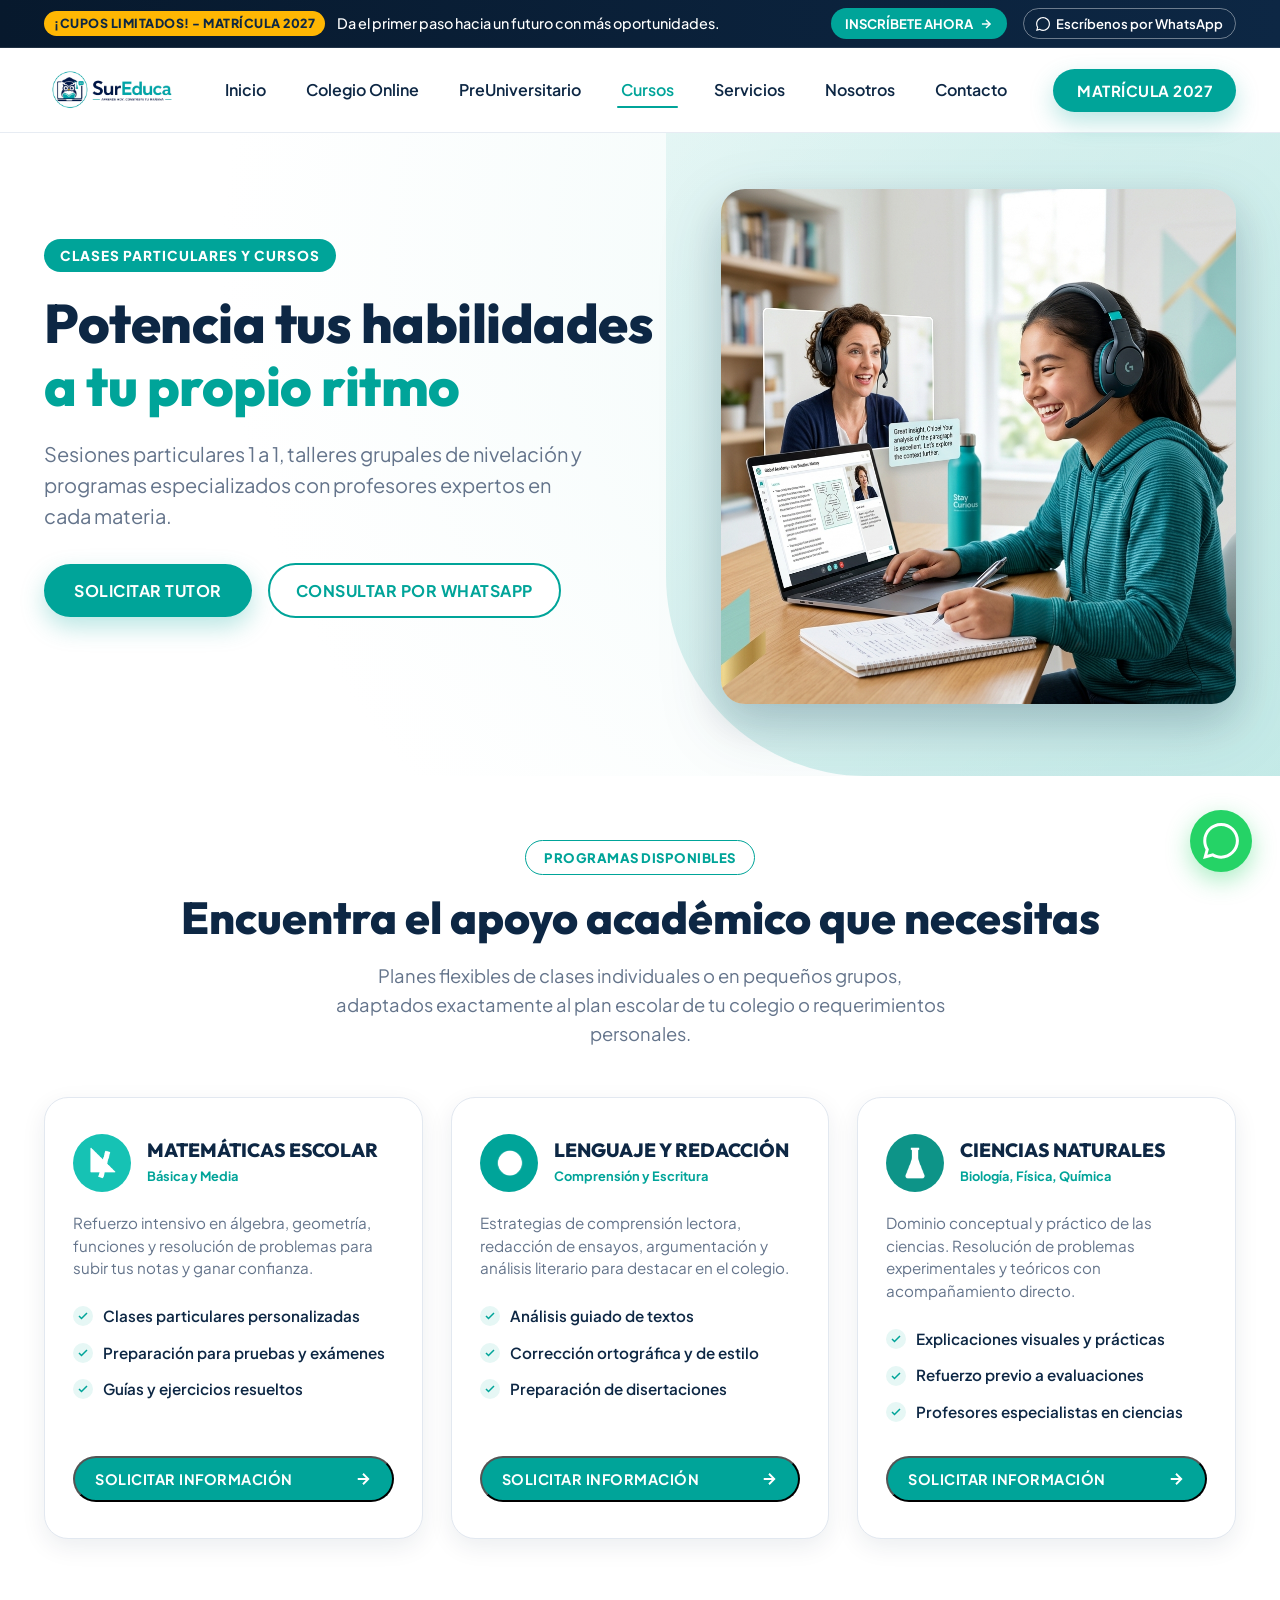
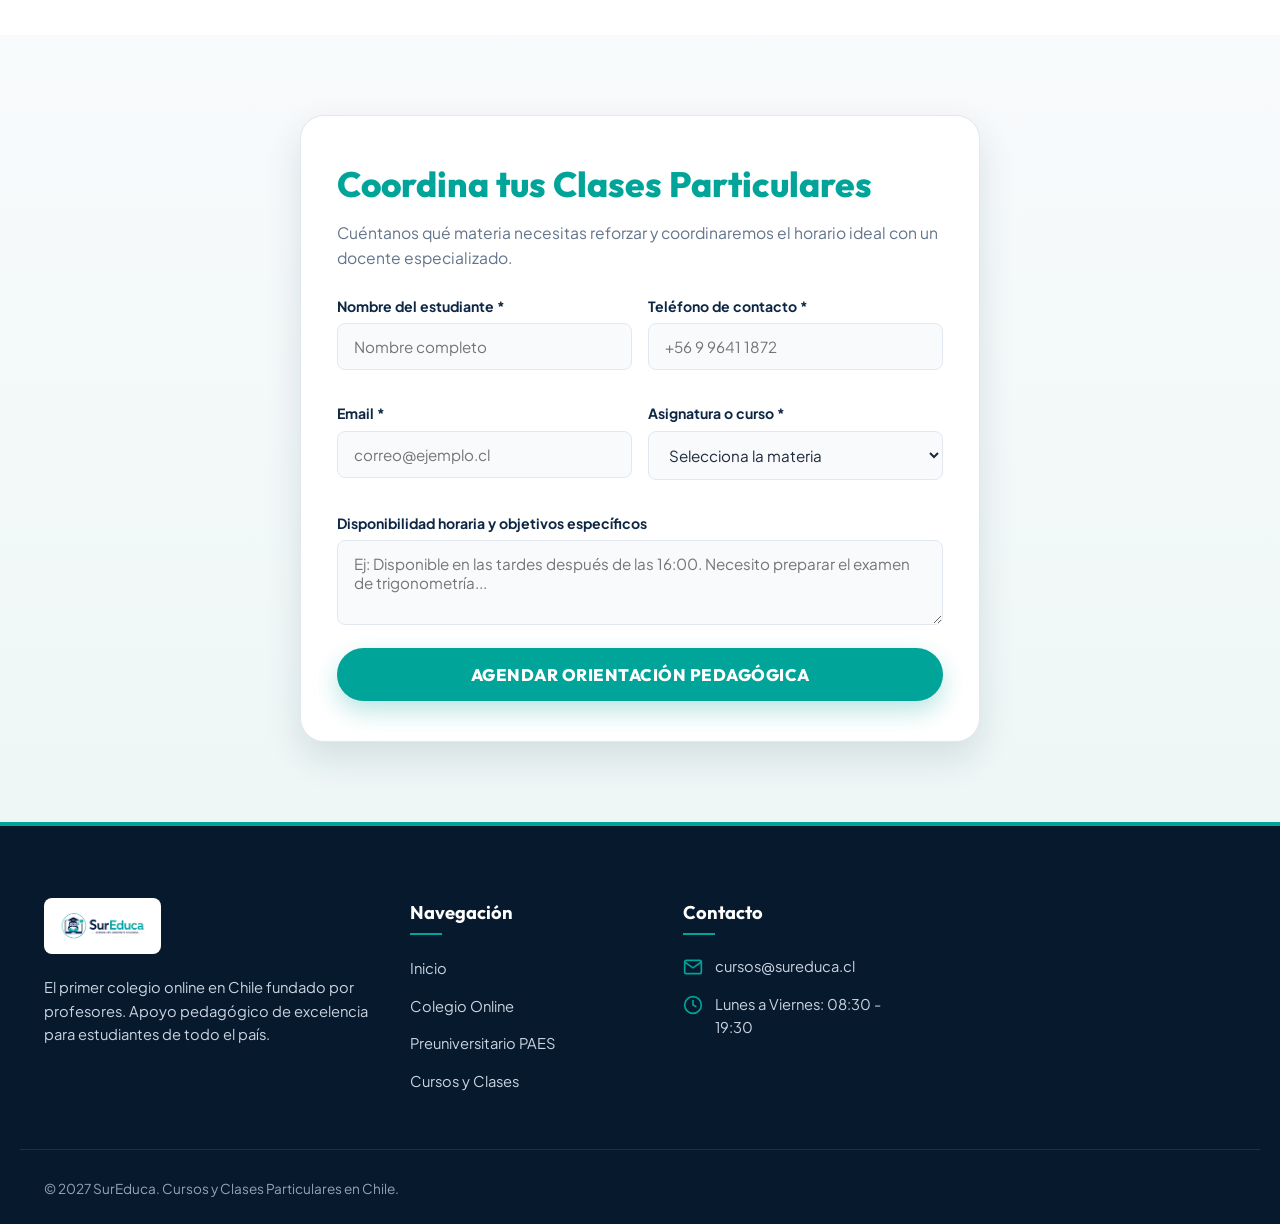
<file: cursos.html>
<!DOCTYPE html>
<html lang="es">
<head>
  <meta charset="UTF-8">
  <meta name="viewport" content="width=device-width, initial-scale=1.0">
  <title>Cursos y Clases Particulares | SurEduca</title>
  <meta name="description" content="Clases particulares y cursos personalizados en SurEduca. Nivelación académica, reforzamiento escolar y desarrollo de nuevas habilidades para estudiantes de todo Chile.">
  <link rel="icon" type="image/x-icon" href="assets/images/favicon.ico">
  <link rel="stylesheet" href="assets/css/style.css">
</head>
<body>

  <!-- Top bar -->
  <div class="top-notice-bar">
    <div class="container top-notice-inner">
      <div class="top-notice-text">
        <span class="top-notice-badge">¡Cupos Limitados! - Matrícula 2027</span>
        <span>Da el primer paso hacia un futuro con más oportunidades.</span>
      </div>
      <div class="top-notice-actions">
        <a href="#contacto-cursos" class="btn-top-cta" data-open-modal data-program="Clases Particulares">
          Inscríbete Ahora
          <svg width="14" height="14" viewBox="0 0 24 24" fill="none" stroke="currentColor" stroke-width="2.5">
            <line x1="5" y1="12" x2="19" y2="12"></line>
            <polyline points="12 5 19 12 12 19"></polyline>
          </svg>
        </a>
        <a href="https://wa.me/56996411872" target="_blank" class="btn-top-whatsapp whatsapp-trigger">
          <svg width="14" height="14" viewBox="0 0 24 24" fill="currentColor">
            <path d="M.057 24l1.687-6.163c-1.041-1.804-1.588-3.849-1.587-5.946.003-6.556 5.338-11.891 11.893-11.891 3.181.001 6.167 1.24 8.413 3.488 2.245 2.248 3.481 5.236 3.48 8.414-.003 6.557-5.338 11.892-11.893 11.892-1.99-.001-3.951-.5-5.688-1.448l-6.305 1.654zm6.597-3.807c1.676.995 3.276 1.591 5.392 1.592 5.448 0 9.886-4.434 9.889-9.885.002-5.462-4.415-9.89-9.881-9.892-5.452 0-9.887 4.434-9.889 9.884-.001 2.225.651 3.891 1.746 5.634l-.999 3.648 3.742-.981z"/>
          </svg>
          Escríbenos por WhatsApp
        </a>
      </div>
    </div>
  </div>

  <!-- Header -->
  <header class="site-header">
    <div class="container nav-container">
      <a href="index.html" class="site-logo">
        <img src="assets/images/logo.png" alt="SurEduca Cursos">
      </a>

      <nav>
        <ul class="nav-menu" id="navMenu">
          <li><a href="index.html" class="nav-link">Inicio</a></li>
          <li><a href="colegio-online.html" class="nav-link">Colegio Online</a></li>
          <li><a href="preuniversitario.html" class="nav-link">PreUniversitario</a></li>
          <li><a href="cursos.html" class="nav-link active">Cursos</a></li>
          <li><a href="servicios.html" class="nav-link">Servicios</a></li>
          <li><a href="nosotros.html" class="nav-link">Nosotros</a></li>
          <li><a href="contacto.html" class="nav-link">Contacto</a></li>
        </ul>
      </nav>

      <div class="nav-actions">
        <button type="button" class="btn-matricula" data-open-modal data-program="Clases Particulares">
          Matrícula 2027
        </button>
      </div>

      <button type="button" class="mobile-toggle" id="mobileToggle" aria-label="Abrir menú" aria-expanded="false">
        <svg viewBox="0 0 24 24" fill="none" stroke="currentColor" stroke-width="2.5" stroke-linecap="round">
          <line x1="3" y1="12" x2="21" y2="12"></line>
          <line x1="3" y1="6" x2="21" y2="6"></line>
          <line x1="3" y1="18" x2="21" y2="18"></line>
        </svg>
      </button>
    </div>
  </header>

  <!-- Hero Cursos -->
  <section class="hero-section">
    <div class="hero-curved-bg"></div>
    <div class="container hero-grid">
      <div class="hero-content">
        <span class="hero-badge-tag">Clases Particulares y Cursos</span>
        <h1 class="hero-title">
          Potencia tus habilidades <br>
          <span class="teal-text">a tu propio ritmo</span>
        </h1>
        <p class="hero-description">
          Sesiones particulares 1 a 1, talleres grupales de nivelación y programas especializados con profesores expertos en cada materia.
        </p>

        <div class="hero-cta-group">
          <button type="button" class="btn-primary" data-open-modal data-program="Clases Particulares">
            Solicitar Tutor
          </button>
          <a href="https://wa.me/56996411872" target="_blank" class="btn-whatsapp-outline whatsapp-trigger">
            Consultar por WhatsApp
          </a>
        </div>
      </div>

      <div class="hero-image-wrapper">
        <img src="assets/images/hero-cursos.jpg" alt="Tutoría personalizada y cursos en SurEduca" class="hero-main-img" style="border-radius: var(--radius-lg); box-shadow: var(--shadow-lg);">
      </div>
    </div>
  </section>

  <!-- Catálogo de Cursos y Refuerzos -->
  <section class="formation-section" id="catalogo">
    <div class="container">
      <div style="text-align: center; margin-bottom: 48px;">
        <span class="section-header-pill">PROGRAMAS DISPONIBLES</span>
        <h2 class="section-title">Encuentra el apoyo académico que necesitas</h2>
        <p class="section-subtitle" style="margin-left: auto; margin-right: auto;">
          Planes flexibles de clases individuales o en pequeños grupos, adaptados exactamente al plan escolar de tu colegio o requerimientos personales.
        </p>
      </div>

      <div class="programs-grid">
        <div class="program-card">
          <div class="program-header">
            <div class="program-icon-circle">
              <img src="assets/images/icon-mate.png" alt="Matemáticas" style="width: 32px; height: 32px; filter: brightness(0) invert(1);">
            </div>
            <div>
              <h3 class="program-card-title">Matemáticas Escolar</h3>
              <span class="program-badge-sub">Básica y Media</span>
            </div>
          </div>
          <p class="program-card-desc">Refuerzo intensivo en álgebra, geometría, funciones y resolución de problemas para subir tus notas y ganar confianza.</p>
          <ul class="program-checklist">
            <li class="program-check-item"><span class="check-icon-circle"><svg viewBox="0 0 24 24" fill="none" stroke="currentColor"><polyline points="20 6 9 17 4 12"></polyline></svg></span> Clases particulares personalizadas</li>
            <li class="program-check-item"><span class="check-icon-circle"><svg viewBox="0 0 24 24" fill="none" stroke="currentColor"><polyline points="20 6 9 17 4 12"></polyline></svg></span> Preparación para pruebas y exámenes</li>
            <li class="program-check-item"><span class="check-icon-circle"><svg viewBox="0 0 24 24" fill="none" stroke="currentColor"><polyline points="20 6 9 17 4 12"></polyline></svg></span> Guías y ejercicios resueltos</li>
          </ul>
          <button type="button" class="btn-card-action" data-open-modal data-program="Matemáticas Escolar">
            <span>Solicitar Información</span>
            <svg width="18" height="18" viewBox="0 0 24 24" fill="none" stroke="currentColor" stroke-width="2.5"><line x1="5" y1="12" x2="19" y2="12"></line><polyline points="12 5 19 12 12 19"></polyline></svg>
          </button>
        </div>

        <div class="program-card">
          <div class="program-header">
            <div class="program-icon-circle" style="background-color: var(--primary-teal);">
              <img src="assets/images/icon-verbal.png" alt="Lenguaje" style="width: 32px; height: 32px; filter: brightness(0) invert(1);">
            </div>
            <div>
              <h3 class="program-card-title">Lenguaje y Redacción</h3>
              <span class="program-badge-sub">Comprensión y Escritura</span>
            </div>
          </div>
          <p class="program-card-desc">Estrategias de comprensión lectora, redacción de ensayos, argumentación y análisis literario para destacar en el colegio.</p>
          <ul class="program-checklist">
            <li class="program-check-item"><span class="check-icon-circle"><svg viewBox="0 0 24 24" fill="none" stroke="currentColor"><polyline points="20 6 9 17 4 12"></polyline></svg></span> Análisis guiado de textos</li>
            <li class="program-check-item"><span class="check-icon-circle"><svg viewBox="0 0 24 24" fill="none" stroke="currentColor"><polyline points="20 6 9 17 4 12"></polyline></svg></span> Corrección ortográfica y de estilo</li>
            <li class="program-check-item"><span class="check-icon-circle"><svg viewBox="0 0 24 24" fill="none" stroke="currentColor"><polyline points="20 6 9 17 4 12"></polyline></svg></span> Preparación de disertaciones</li>
          </ul>
          <button type="button" class="btn-card-action" data-open-modal data-program="Lenguaje y Redacción">
            <span>Solicitar Información</span>
            <svg width="18" height="18" viewBox="0 0 24 24" fill="none" stroke="currentColor" stroke-width="2.5"><line x1="5" y1="12" x2="19" y2="12"></line><polyline points="12 5 19 12 12 19"></polyline></svg>
          </button>
        </div>

        <div class="program-card">
          <div class="program-header">
            <div class="program-icon-circle" style="background-color: #0d9488;">
              <img src="assets/images/icon-quimica.png" alt="Ciencias" style="width: 32px; height: 32px; filter: brightness(0) invert(1);">
            </div>
            <div>
              <h3 class="program-card-title">Ciencias Naturales</h3>
              <span class="program-badge-sub">Biología, Física, Química</span>
            </div>
          </div>
          <p class="program-card-desc">Dominio conceptual y práctico de las ciencias. Resolución de problemas experimentales y teóricos con acompañamiento directo.</p>
          <ul class="program-checklist">
            <li class="program-check-item"><span class="check-icon-circle"><svg viewBox="0 0 24 24" fill="none" stroke="currentColor"><polyline points="20 6 9 17 4 12"></polyline></svg></span> Explicaciones visuales y prácticas</li>
            <li class="program-check-item"><span class="check-icon-circle"><svg viewBox="0 0 24 24" fill="none" stroke="currentColor"><polyline points="20 6 9 17 4 12"></polyline></svg></span> Refuerzo previo a evaluaciones</li>
            <li class="program-check-item"><span class="check-icon-circle"><svg viewBox="0 0 24 24" fill="none" stroke="currentColor"><polyline points="20 6 9 17 4 12"></polyline></svg></span> Profesores especialistas en ciencias</li>
          </ul>
          <button type="button" class="btn-card-action" data-open-modal data-program="Ciencias Naturales">
            <span>Solicitar Información</span>
            <svg width="18" height="18" viewBox="0 0 24 24" fill="none" stroke="currentColor" stroke-width="2.5"><line x1="5" y1="12" x2="19" y2="12"></line><polyline points="12 5 19 12 12 19"></polyline></svg>
          </button>
        </div>
      </div>
    </div>
  </section>

  <!-- Formulario de Consulta Directa de Cursos -->
  <section class="pricing-and-form-section" id="contacto-cursos">
    <div class="container">
      <div style="max-width: 680px; margin: 0 auto;">
        <div class="form-card">
          <h3 class="form-title">Coordina tus Clases Particulares</h3>
          <p class="form-subtitle">Cuéntanos qué materia necesitas reforzar y coordinaremos el horario ideal con un docente especializado.</p>

          <form data-lead-form>
            <div class="form-group-grid">
              <div class="form-control-wrap">
                <label class="form-label">Nombre del estudiante *</label>
                <input type="text" name="nombre" class="form-input" placeholder="Nombre completo" required>
              </div>
              <div class="form-control-wrap">
                <label class="form-label">Teléfono de contacto *</label>
                <input type="tel" name="telefono" class="form-input" placeholder="+56 9 9641 1872" required>
              </div>
            </div>

            <div class="form-group-grid">
              <div class="form-control-wrap">
                <label class="form-label">Email *</label>
                <input type="email" name="email" class="form-input" placeholder="correo@ejemplo.cl" required>
              </div>
              <div class="form-control-wrap">
                <label class="form-label">Asignatura o curso *</label>
                <select class="form-select" name="programa" required>
                  <option value="">Selecciona la materia</option>
                  <option value="Matemáticas">Matemáticas</option>
                  <option value="Lenguaje">Lenguaje y Comunicación</option>
                  <option value="Física">Física</option>
                  <option value="Química">Química</option>
                  <option value="Biología">Biología</option>
                  <option value="Historia">Historia y Cs. Sociales</option>
                  <option value="Inglés">Inglés</option>
                </select>
              </div>
            </div>

            <div class="form-control-wrap">
              <label class="form-label">Disponibilidad horaria y objetivos específicos</label>
              <textarea class="form-textarea" name="mensaje" placeholder="Ej: Disponible en las tardes después de las 16:00. Necesito preparar el examen de trigonometría..."></textarea>
            </div>

            <button type="submit" class="btn-form-submit">
              <span>Agendar Orientación Pedagógica</span>
            </button>
          </form>
        </div>
      </div>
    </div>
  </section>

  <!-- Footer -->
  <footer class="site-footer">
    <div class="container footer-top-grid">
      <div class="footer-brand">
        <img src="assets/images/logo.png" alt="SurEduca">
        <p>El primer colegio online en Chile fundado por profesores. Apoyo pedagógico de excelencia para estudiantes de todo el país.</p>
      </div>

      <div>
        <h4 class="footer-title">Navegación</h4>
        <ul class="footer-links-list">
          <li><a href="index.html">Inicio</a></li>
          <li><a href="colegio-online.html">Colegio Online</a></li>
          <li><a href="preuniversitario.html">Preuniversitario PAES</a></li>
          <li><a href="cursos.html">Cursos y Clases</a></li>
        </ul>
      </div>

      <div>
        <h4 class="footer-title">Contacto</h4>
        <div class="footer-contact-info">
          <div class="footer-contact-row">
            <svg viewBox="0 0 24 24" fill="none" stroke="currentColor" stroke-width="2"><path d="M4 4h16c1.1 0 2 .9 2 2v12c0 1.1-.9 2-2 2H4c-1.1 0-2-.9-2-2V6c0-1.1.9-2 2-2z"></path><polyline points="22,6 12,13 2,6"></polyline></svg>
            <span>cursos@sureduca.cl</span>
          </div>
          <div class="footer-contact-row">
            <svg viewBox="0 0 24 24" fill="none" stroke="currentColor" stroke-width="2"><circle cx="12" cy="12" r="10"></circle><polyline points="12 6 12 12 16 14"></polyline></svg>
            <span>Lunes a Viernes: 08:30 - 19:30</span>
          </div>
        </div>
      </div>
    </div>

    <div class="container footer-bottom-bar">
      <div>&copy; 2027 SurEduca. Cursos y Clases Particulares en Chile.</div>
    </div>
  </footer>

  <!-- WhatsApp Flotante -->
  <a href="https://wa.me/56996411872" target="_blank" class="whatsapp-floating-btn whatsapp-trigger" aria-label="WhatsApp SurEduca">
    <span class="whatsapp-tooltip">¿Consultas sobre Clases?</span>
    <svg viewBox="0 0 24 24"><path d="M.057 24l1.687-6.163c-1.041-1.804-1.588-3.849-1.587-5.946.003-6.556 5.338-11.891 11.893-11.891 3.181.001 6.167 1.24 8.413 3.488 2.245 2.248 3.481 5.236 3.48 8.414-.003 6.557-5.338 11.892-11.893 11.892-1.99-.001-3.951-.5-5.688-1.448l-6.305 1.654zm6.597-3.807c1.676.995 3.276 1.591 5.392 1.592 5.448 0 9.886-4.434 9.889-9.885.002-5.462-4.415-9.89-9.881-9.892-5.452 0-9.887 4.434-9.889 9.884-.001 2.225.651 3.891 1.746 5.634l-.999 3.648 3.742-.981z"/></svg>
  </a>

  <!-- Modal Interactivo -->
  <div class="modal-overlay" id="infoModal">
    <div class="modal-dialog">
      <div class="modal-header">
        <h3>Solicitar Clases Particulares</h3>
        <button type="button" class="modal-close-btn" id="modalCloseBtn">&times;</button>
      </div>
      <div class="modal-body">
        <form data-lead-form>
          <div class="form-control-wrap">
            <label class="form-label">Nombre y apellido *</label>
            <input type="text" name="nombre" class="form-input" placeholder="Nombre completo" required>
          </div>
          <div class="form-group-grid">
            <div class="form-control-wrap">
              <label class="form-label">Teléfono *</label>
              <input type="tel" name="telefono" class="form-input" placeholder="+56 9..." required>
            </div>
            <div class="form-control-wrap">
              <label class="form-label">Email *</label>
              <input type="email" name="email" class="form-input" placeholder="correo@ejemplo.cl" required>
            </div>
          </div>
          <div class="form-control-wrap">
            <label class="form-label">Materia o curso de interés</label>
            <input type="text" name="mensaje" class="form-input" placeholder="Ej: Matemáticas, Física, Reforzamiento...">
          </div>
          <button type="submit" class="btn-form-submit">
            <span>Enviar Solicitud</span>
          </button>
        </form>
      </div>
    </div>
  </div>

  <script src="assets/js/main.js"></script>
</body>
</html>
</file>
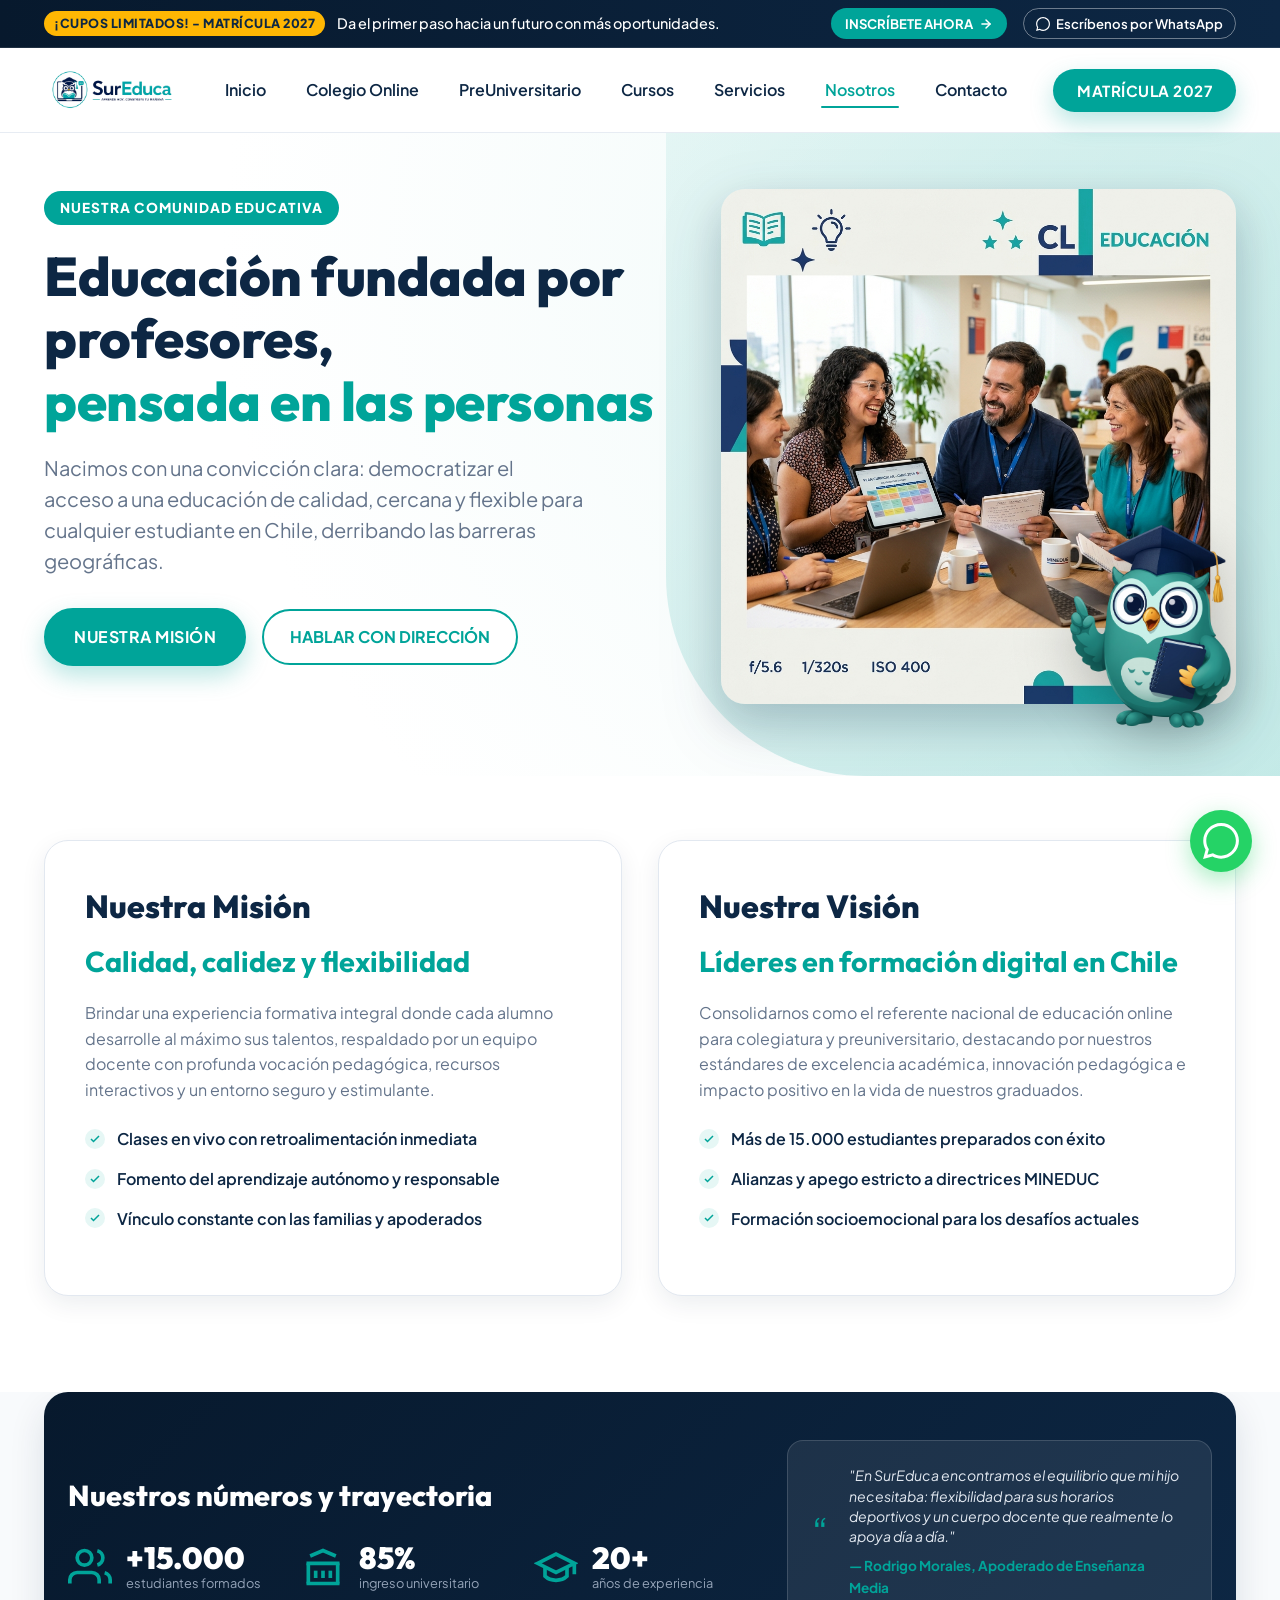
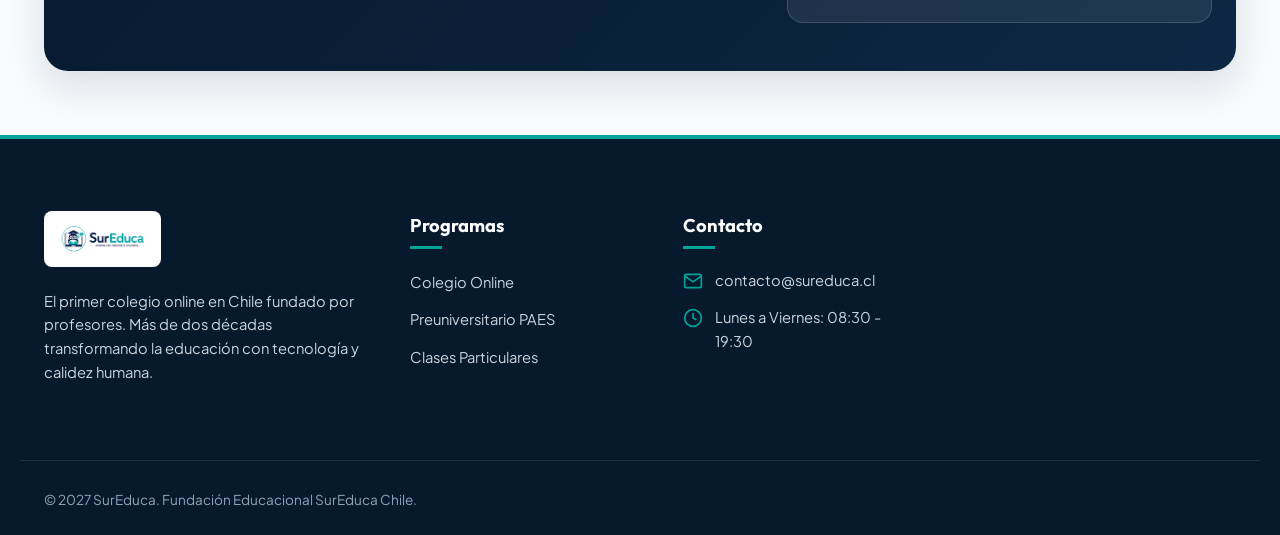
<file: nosotros.html>
<!DOCTYPE html>
<html lang="es">
<head>
  <meta charset="UTF-8">
  <meta name="viewport" content="width=device-width, initial-scale=1.0">
  <title>Quiénes Somos | SurEduca - Fundado por Profesores</title>
  <meta name="description" content="Conoce la historia de SurEduca: el primer colegio online en Chile fundado por profesores con más de 20 años de vocación pedagógica.">
  <link rel="icon" type="image/x-icon" href="assets/images/favicon.ico">
  <link rel="stylesheet" href="assets/css/style.css">
</head>
<body>

  <!-- Top bar -->
  <div class="top-notice-bar">
    <div class="container top-notice-inner">
      <div class="top-notice-text">
        <span class="top-notice-badge">¡Cupos Limitados! - Matrícula 2027</span>
        <span>Da el primer paso hacia un futuro con más oportunidades.</span>
      </div>
      <div class="top-notice-actions">
        <a href="contacto.html" class="btn-top-cta">
          Inscríbete Ahora
          <svg width="14" height="14" viewBox="0 0 24 24" fill="none" stroke="currentColor" stroke-width="2.5" stroke-linecap="round" stroke-linejoin="round"><line x1="5" y1="12" x2="19" y2="12"></line><polyline points="12 5 19 12 12 19"></polyline></svg>
        </a>
        <a href="https://wa.me/56996411872" target="_blank" class="btn-top-whatsapp whatsapp-trigger">
          <svg width="14" height="14" viewBox="0 0 24 24" fill="currentColor"><path d="M.057 24l1.687-6.163c-1.041-1.804-1.588-3.849-1.587-5.946.003-6.556 5.338-11.891 11.893-11.891 3.181.001 6.167 1.24 8.413 3.488 2.245 2.248 3.481 5.236 3.48 8.414-.003 6.557-5.338 11.892-11.893 11.892-1.99-.001-3.951-.5-5.688-1.448l-6.305 1.654zm6.597-3.807c1.676.995 3.276 1.591 5.392 1.592 5.448 0 9.886-4.434 9.889-9.885.002-5.462-4.415-9.89-9.881-9.892-5.452 0-9.887 4.434-9.889 9.884-.001 2.225.651 3.891 1.746 5.634l-.999 3.648 3.742-.981z"/></svg>
          Escríbenos por WhatsApp
        </a>
      </div>
    </div>
  </div>

  <!-- Header -->
  <header class="site-header">
    <div class="container nav-container">
      <a href="index.html" class="site-logo">
        <img src="assets/images/logo.png" alt="SurEduca Institucional">
      </a>

      <nav>
        <ul class="nav-menu" id="navMenu">
          <li><a href="index.html" class="nav-link">Inicio</a></li>
          <li><a href="colegio-online.html" class="nav-link">Colegio Online</a></li>
          <li><a href="preuniversitario.html" class="nav-link">PreUniversitario</a></li>
          <li><a href="cursos.html" class="nav-link">Cursos</a></li>
          <li><a href="servicios.html" class="nav-link">Servicios</a></li>
          <li><a href="nosotros.html" class="nav-link active">Nosotros</a></li>
          <li><a href="contacto.html" class="nav-link">Contacto</a></li>
        </ul>
      </nav>

      <div class="nav-actions">
        <button type="button" class="btn-matricula" data-open-modal data-program="General">
          Matrícula 2027
        </button>
      </div>

      <button type="button" class="mobile-toggle" id="mobileToggle" aria-label="Abrir menú" aria-expanded="false">
        <svg viewBox="0 0 24 24" fill="none" stroke="currentColor" stroke-width="2.5" stroke-linecap="round"><line x1="3" y1="12" x2="21" y2="12"></line><line x1="3" y1="6" x2="21" y2="6"></line><line x1="3" y1="18" x2="21" y2="18"></line></svg>
      </button>
    </div>
  </header>

  <!-- Hero Nosotros -->
  <section class="hero-section">
    <div class="hero-curved-bg"></div>
    <div class="container hero-grid">
      <div class="hero-content">
        <span class="hero-badge-tag">Nuestra Comunidad Educativa</span>
        <h1 class="hero-title">
          Educación fundada por profesores, <br>
          <span class="teal-text">pensada en las personas</span>
        </h1>
        <p class="hero-description">
          Nacimos con una convicción clara: democratizar el acceso a una educación de calidad, cercana y flexible para cualquier estudiante en Chile, derribando las barreras geográficas.
        </p>

        <div class="hero-cta-group">
          <a href="#mision-vision" class="btn-primary">Nuestra Misión</a>
          <a href="contacto.html" class="btn-secondary-outline">Hablar con Dirección</a>
        </div>
      </div>

      <div class="hero-image-wrapper">
        <img src="assets/images/hero-nosotros.jpg" alt="Equipo docente y profesores de SurEduca" class="hero-main-img" style="border-radius: var(--radius-lg); box-shadow: var(--shadow-lg);">
        <img src="assets/images/buho-mascota.png" alt="Mascota SurEduca" class="floating-badge badge-buho-floating">
      </div>
    </div>
  </section>

  <!-- Misión, Visión y Pilares Pedagógicos -->
  <section class="formation-section" id="mision-vision">
    <div class="container">
      <div class="features-two-col-grid">
        <div class="feature-box-card">
          <div class="feature-box-content">
            <h3 style="font-size: 2rem;">Nuestra Misión</h3>
            <span class="teal-subtitle">Calidad, calidez y flexibilidad</span>
            <p>
              Brindar una experiencia formativa integral donde cada alumno desarrolle al máximo sus talentos, respaldado por un equipo docente con profunda vocación pedagógica, recursos interactivos y un entorno seguro y estimulante.
            </p>
            <ul class="feature-checklist">
              <li><span class="check-icon-circle"><svg viewBox="0 0 24 24" fill="none" stroke="currentColor"><polyline points="20 6 9 17 4 12"></polyline></svg></span> Clases en vivo con retroalimentación inmediata</li>
              <li><span class="check-icon-circle"><svg viewBox="0 0 24 24" fill="none" stroke="currentColor"><polyline points="20 6 9 17 4 12"></polyline></svg></span> Fomento del aprendizaje autónomo y responsable</li>
              <li><span class="check-icon-circle"><svg viewBox="0 0 24 24" fill="none" stroke="currentColor"><polyline points="20 6 9 17 4 12"></polyline></svg></span> Vínculo constante con las familias y apoderados</li>
            </ul>
          </div>
        </div>

        <div class="feature-box-card">
          <div class="feature-box-content">
            <h3 style="font-size: 2rem;">Nuestra Visión</h3>
            <span class="teal-subtitle">Líderes en formación digital en Chile</span>
            <p>
              Consolidarnos como el referente nacional de educación online para colegiatura y preuniversitario, destacando por nuestros estándares de excelencia académica, innovación pedagógica e impacto positivo en la vida de nuestros graduados.
            </p>
            <ul class="feature-checklist">
              <li><span class="check-icon-circle"><svg viewBox="0 0 24 24" fill="none" stroke="currentColor"><polyline points="20 6 9 17 4 12"></polyline></svg></span> Más de 15.000 estudiantes preparados con éxito</li>
              <li><span class="check-icon-circle"><svg viewBox="0 0 24 24" fill="none" stroke="currentColor"><polyline points="20 6 9 17 4 12"></polyline></svg></span> Alianzas y apego estricto a directrices MINEDUC</li>
              <li><span class="check-icon-circle"><svg viewBox="0 0 24 24" fill="none" stroke="currentColor"><polyline points="20 6 9 17 4 12"></polyline></svg></span> Formación socioemocional para los desafíos actuales</li>
            </ul>
          </div>
        </div>
      </div>
    </div>
  </section>

  <!-- Banner de Resultados que nos Respaldan -->
  <div class="container">
    <section class="stats-banner-section">
      <div class="container stats-grid-wrapper">
        <div class="stats-left-col">
          <h3>Nuestros números y trayectoria</h3>
          <div class="stats-three-items">
            <div class="stat-item-box">
              <div class="stat-icon">
                <svg viewBox="0 0 24 24" fill="none" stroke="currentColor" stroke-width="2"><path d="M17 21v-2a4 4 0 0 0-4-4H5a4 4 0 0 0-4 4v2"></path><circle cx="9" cy="7" r="4"></circle><path d="M23 21v-2a4 4 0 0 0-3-3.87"></path><path d="M16 3.13a4 4 0 0 1 0 7.75"></path></svg>
              </div>
              <div>
                <div class="stat-number">+15.000</div>
                <div class="stat-label">estudiantes formados</div>
              </div>
            </div>

            <div class="stat-item-box">
              <div class="stat-icon">
                <svg viewBox="0 0 24 24" fill="none" stroke="currentColor" stroke-width="2"><path d="M3 21h18"></path><path d="M3 10h18"></path><path d="M5 6l7-3 7 3"></path><path d="M4 10v11"></path><path d="M20 10v11"></path><path d="M8 14v4"></path><path d="M12 14v4"></path><path d="M16 14v4"></path></svg>
              </div>
              <div>
                <div class="stat-number">85%</div>
                <div class="stat-label">ingreso universitario</div>
              </div>
            </div>

            <div class="stat-item-box">
              <div class="stat-icon">
                <svg viewBox="0 0 24 24" fill="none" stroke="currentColor" stroke-width="2"><path d="M22 10v6M2 10l10-5 10 5-10 5z"></path><path d="M6 12v5c3 3 9 3 12 0v-5"></path></svg>
              </div>
              <div>
                <div class="stat-number">20+</div>
                <div class="stat-label">años de experiencia</div>
              </div>
            </div>
          </div>
        </div>

        <div class="testimonial-preview-card">
          <div class="testimonial-quote-icon">“</div>
          <div>
            <p class="testimonial-text">
              "En SurEduca encontramos el equilibrio que mi hijo necesitaba: flexibilidad para sus horarios deportivos y un cuerpo docente que realmente lo apoya día a día."
            </p>
            <div class="testimonial-author">— Rodrigo Morales, Apoderado de Enseñanza Media</div>
          </div>
        </div>
      </div>
    </section>
  </div>

  <!-- Footer -->
  <footer class="site-footer">
    <div class="container footer-top-grid">
      <div class="footer-brand">
        <img src="assets/images/logo.png" alt="SurEduca">
        <p>El primer colegio online en Chile fundado por profesores. Más de dos décadas transformando la educación con tecnología y calidez humana.</p>
      </div>

      <div>
        <h4 class="footer-title">Programas</h4>
        <ul class="footer-links-list">
          <li><a href="colegio-online.html">Colegio Online</a></li>
          <li><a href="preuniversitario.html">Preuniversitario PAES</a></li>
          <li><a href="cursos.html">Clases Particulares</a></li>
        </ul>
      </div>

      <div>
        <h4 class="footer-title">Contacto</h4>
        <div class="footer-contact-info">
          <div class="footer-contact-row">
            <svg viewBox="0 0 24 24" fill="none" stroke="currentColor" stroke-width="2"><path d="M4 4h16c1.1 0 2 .9 2 2v12c0 1.1-.9 2-2 2H4c-1.1 0-2-.9-2-2V6c0-1.1.9-2 2-2z"></path><polyline points="22,6 12,13 2,6"></polyline></svg>
            <span>contacto@sureduca.cl</span>
          </div>
          <div class="footer-contact-row">
            <svg viewBox="0 0 24 24" fill="none" stroke="currentColor" stroke-width="2"><circle cx="12" cy="12" r="10"></circle><polyline points="12 6 12 12 16 14"></polyline></svg>
            <span>Lunes a Viernes: 08:30 - 19:30</span>
          </div>
        </div>
      </div>
    </div>

    <div class="container footer-bottom-bar">
      <div>&copy; 2027 SurEduca. Fundación Educacional SurEduca Chile.</div>
    </div>
  </footer>

  <!-- WhatsApp Flotante -->
  <a href="https://wa.me/56996411872" target="_blank" class="whatsapp-floating-btn whatsapp-trigger" aria-label="WhatsApp SurEduca">
    <span class="whatsapp-tooltip">¿Consultas? Escríbenos</span>
    <svg viewBox="0 0 24 24"><path d="M.057 24l1.687-6.163c-1.041-1.804-1.588-3.849-1.587-5.946.003-6.556 5.338-11.891 11.893-11.891 3.181.001 6.167 1.24 8.413 3.488 2.245 2.248 3.481 5.236 3.48 8.414-.003 6.557-5.338 11.892-11.893 11.892-1.99-.001-3.951-.5-5.688-1.448l-6.305 1.654zm6.597-3.807c1.676.995 3.276 1.591 5.392 1.592 5.448 0 9.886-4.434 9.889-9.885.002-5.462-4.415-9.89-9.881-9.892-5.452 0-9.887 4.434-9.889 9.884-.001 2.225.651 3.891 1.746 5.634l-.999 3.648 3.742-.981z"/></svg>
  </a>

  <!-- Modal Interactivo -->
  <div class="modal-overlay" id="infoModal">
    <div class="modal-dialog">
      <div class="modal-header">
        <h3>Matrícula 2027 SurEduca</h3>
        <button type="button" class="modal-close-btn" id="modalCloseBtn">&times;</button>
      </div>
      <div class="modal-body">
        <form data-lead-form>
          <div class="form-control-wrap">
            <label class="form-label">Nombre y apellido *</label>
            <input type="text" name="nombre" class="form-input" placeholder="Nombre completo" required>
          </div>
          <div class="form-group-grid">
            <div class="form-control-wrap">
              <label class="form-label">Teléfono *</label>
              <input type="tel" name="telefono" class="form-input" placeholder="+56 9..." required>
            </div>
            <div class="form-control-wrap">
              <label class="form-label">Email *</label>
              <input type="email" name="email" class="form-input" placeholder="correo@ejemplo.cl" required>
            </div>
          </div>
          <div class="form-control-wrap">
            <label class="form-label">Programa de interés *</label>
            <select class="form-select" id="modalProgramSelect" name="programa" required>
              <option value="Colegio Online">Colegio Online</option>
              <option value="Preuniversitario">Preuniversitario PAES</option>
              <option value="Clases Particulares">Clases Particulares</option>
            </select>
          </div>
          <button type="submit" class="btn-form-submit">
            <span>Enviar Solicitud</span>
          </button>
        </form>
      </div>
    </div>
  </div>

  <script src="assets/js/main.js"></script>
</body>
</html>
</file>
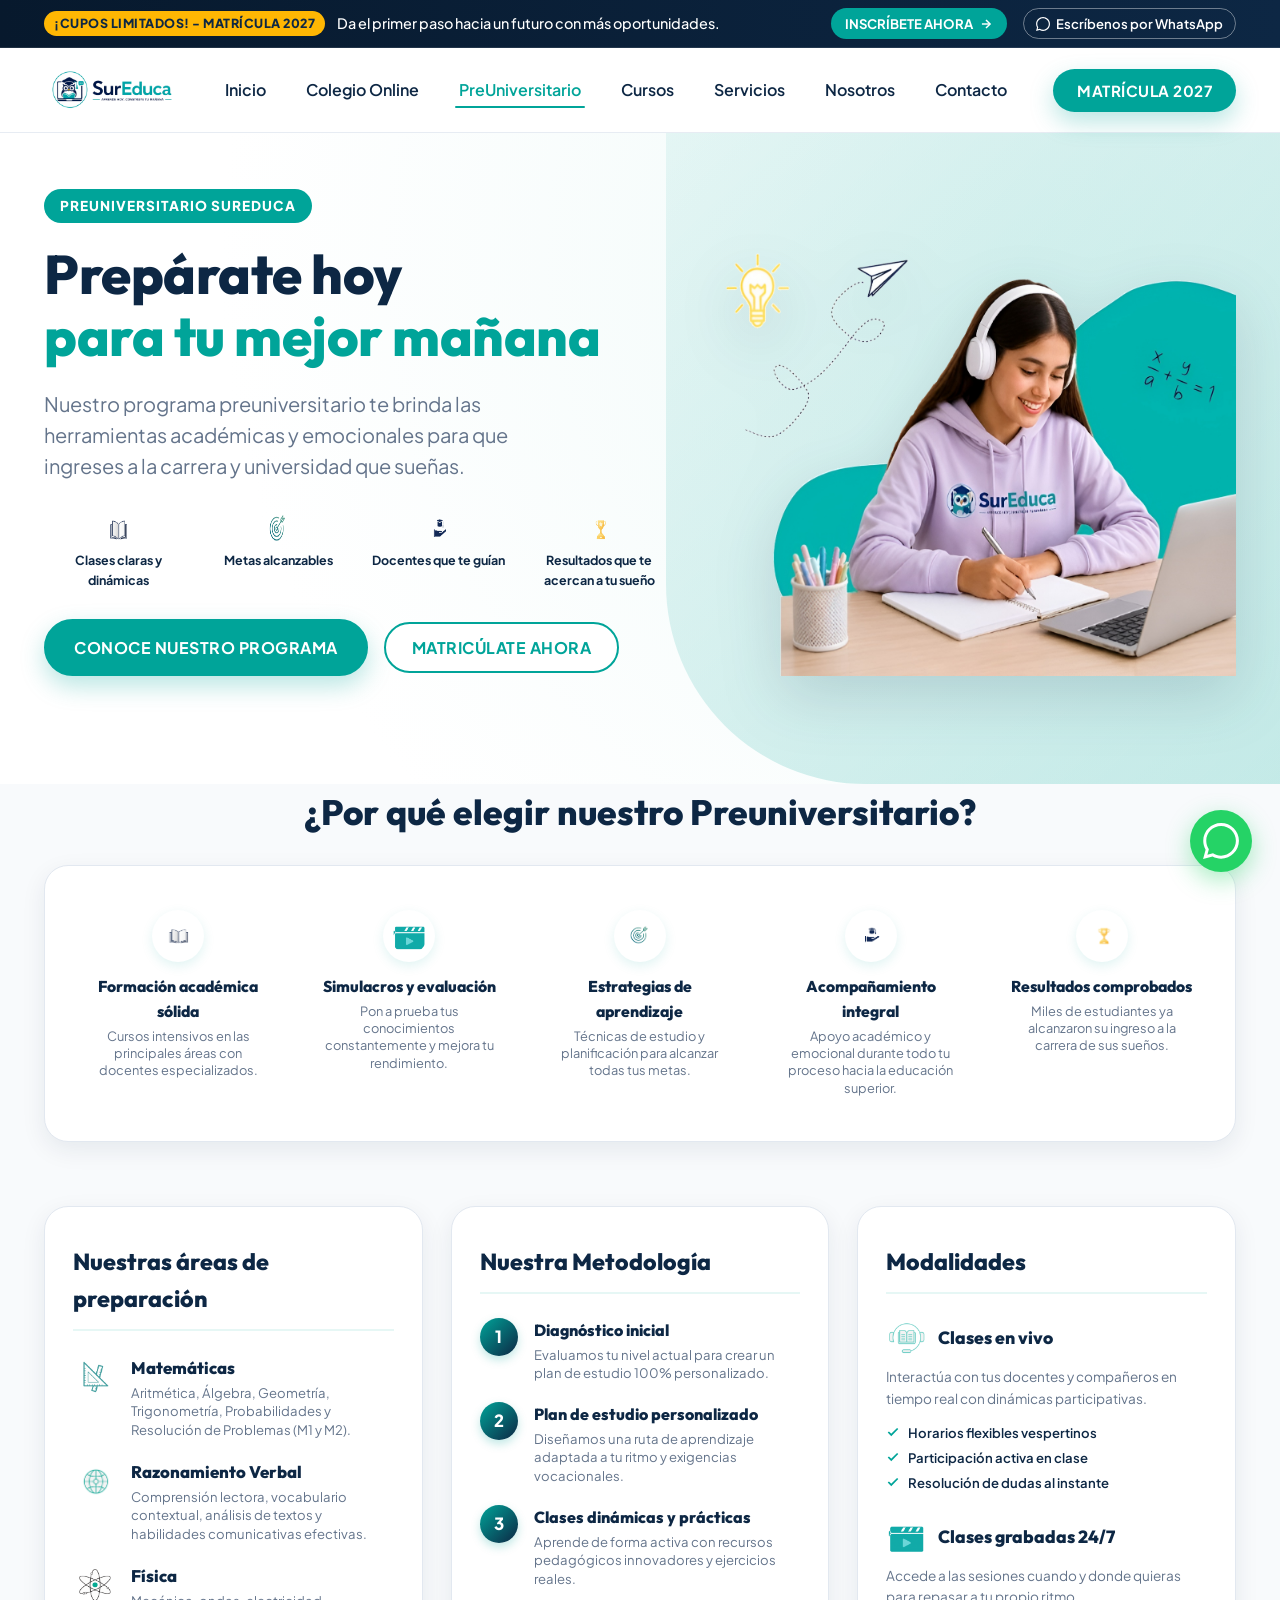
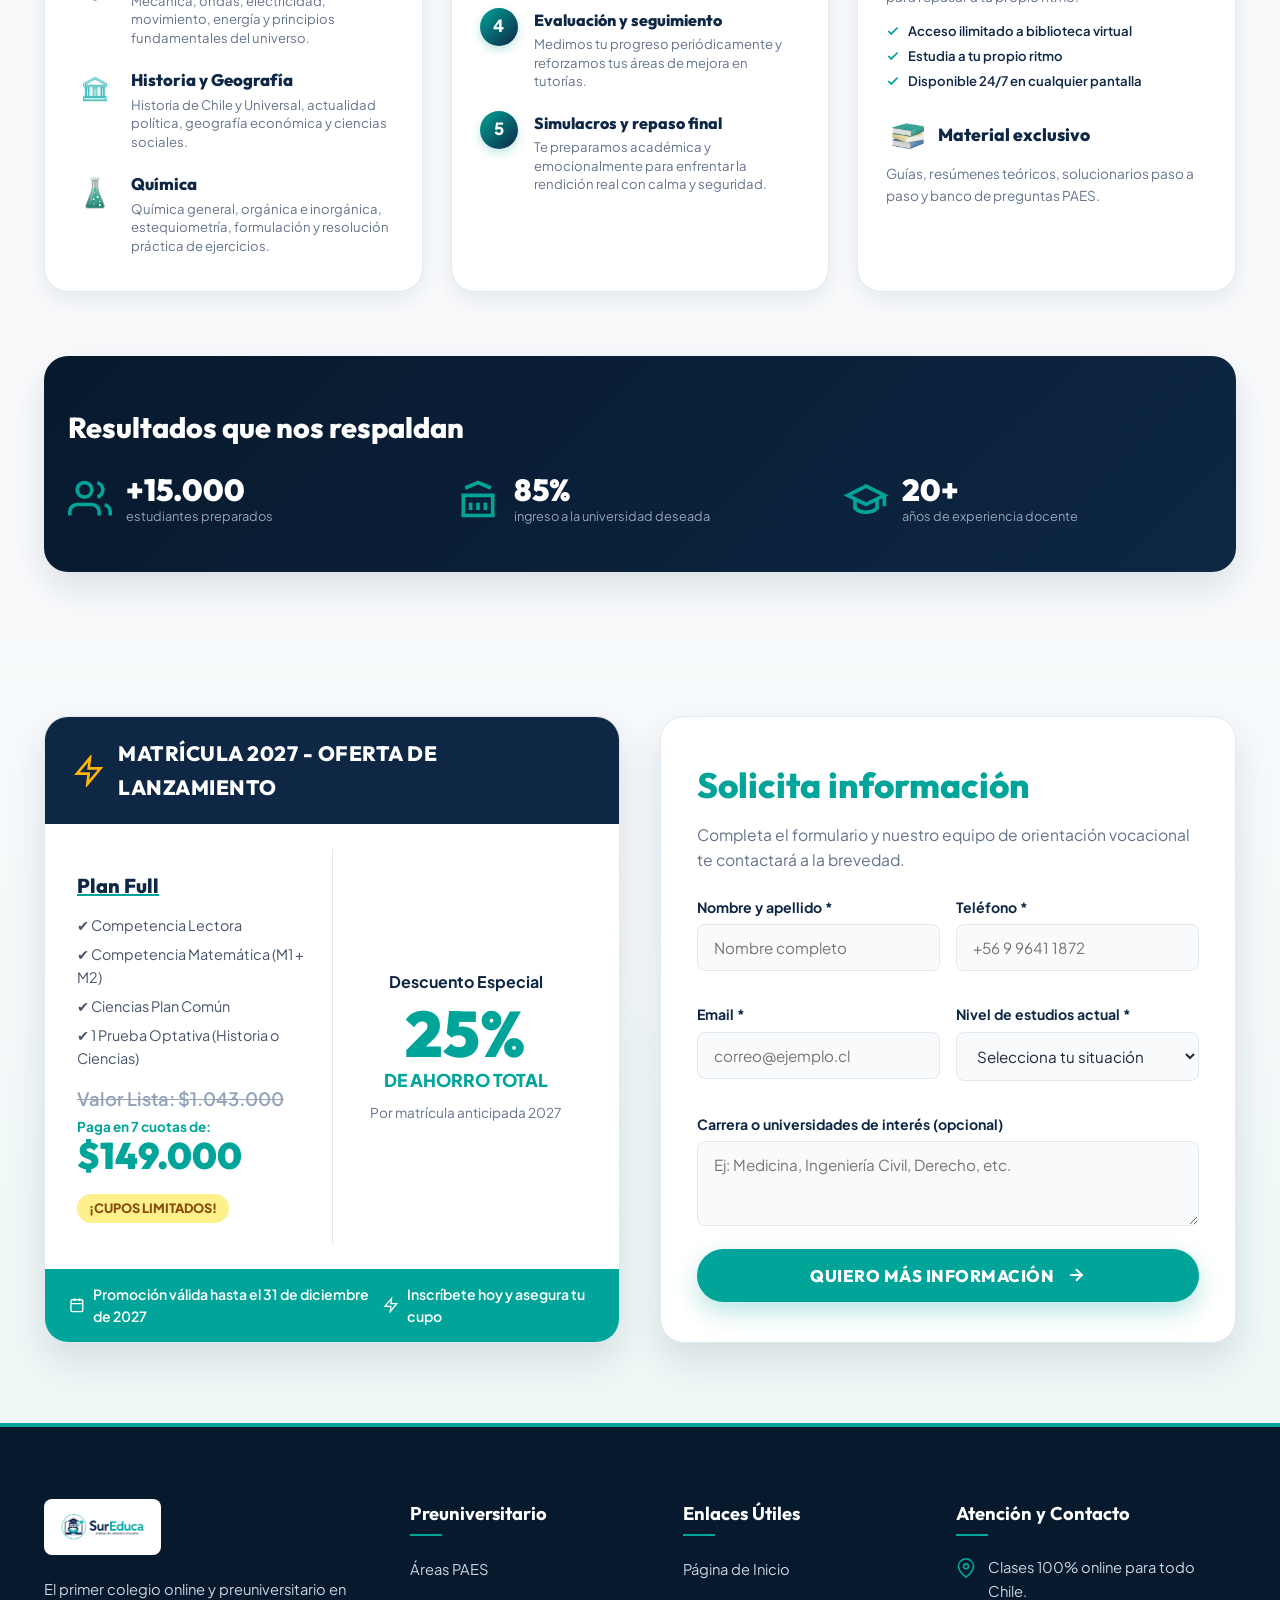
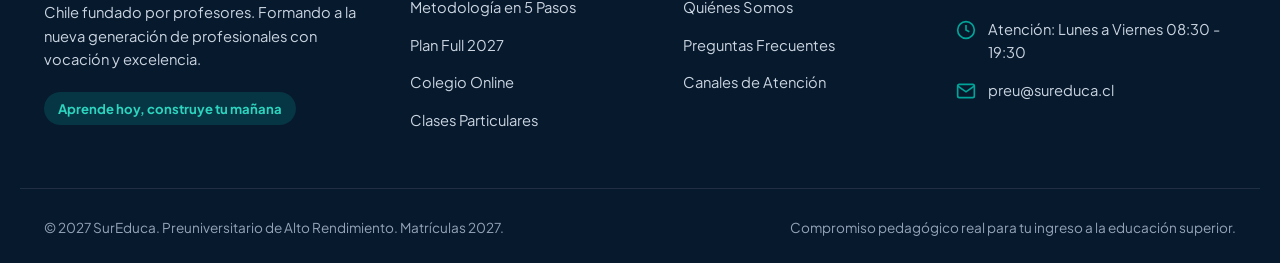
<file: preuniversitario.html>
<!DOCTYPE html>
<html lang="es">
<head>
  <meta charset="UTF-8">
  <meta name="viewport" content="width=device-width, initial-scale=1.0">
  <title>Preuniversitario PAES | SurEduca - Ingreso a la Universidad</title>
  <meta name="description" content="Preuniversitario SurEduca: Prepárate hoy para tu mejor mañana. Clases en vivo, simulacros PAES, acompañamiento vocacional y resultados comprobados.">
  <link rel="icon" type="image/x-icon" href="assets/images/favicon.ico">
  <link rel="stylesheet" href="assets/css/style.css">
</head>
<body>

  <!-- Top notice bar -->
  <div class="top-notice-bar">
    <div class="container top-notice-inner">
      <div class="top-notice-text">
        <span class="top-notice-badge">¡Cupos Limitados! - Matrícula 2027</span>
        <span>Da el primer paso hacia un futuro con más oportunidades.</span>
      </div>
      <div class="top-notice-actions">
        <a href="#solicita-informacion" class="btn-top-cta" data-open-modal data-program="Preuniversitario">
          Inscríbete Ahora
          <svg width="14" height="14" viewBox="0 0 24 24" fill="none" stroke="currentColor" stroke-width="2.5">
            <line x1="5" y1="12" x2="19" y2="12"></line>
            <polyline points="12 5 19 12 12 19"></polyline>
          </svg>
        </a>
        <a href="https://wa.me/56996411872" target="_blank" class="btn-top-whatsapp whatsapp-trigger">
          <svg width="14" height="14" viewBox="0 0 24 24" fill="currentColor">
            <path d="M.057 24l1.687-6.163c-1.041-1.804-1.588-3.849-1.587-5.946.003-6.556 5.338-11.891 11.893-11.891 3.181.001 6.167 1.24 8.413 3.488 2.245 2.248 3.481 5.236 3.48 8.414-.003 6.557-5.338 11.892-11.893 11.892-1.99-.001-3.951-.5-5.688-1.448l-6.305 1.654zm6.597-3.807c1.676.995 3.276 1.591 5.392 1.592 5.448 0 9.886-4.434 9.889-9.885.002-5.462-4.415-9.89-9.881-9.892-5.452 0-9.887 4.434-9.889 9.884-.001 2.225.651 3.891 1.746 5.634l-.999 3.648 3.742-.981z"/>
          </svg>
          Escríbenos por WhatsApp
        </a>
      </div>
    </div>
  </div>

  <!-- Header -->
  <header class="site-header">
    <div class="container nav-container">
      <a href="index.html" class="site-logo">
        <img src="assets/images/logo.png" alt="SurEduca Preuniversitario">
      </a>

      <nav>
        <ul class="nav-menu" id="navMenu">
          <li><a href="index.html" class="nav-link">Inicio</a></li>
          <li><a href="colegio-online.html" class="nav-link">Colegio Online</a></li>
          <li><a href="preuniversitario.html" class="nav-link active">PreUniversitario</a></li>
          <li><a href="cursos.html" class="nav-link">Cursos</a></li>
          <li><a href="servicios.html" class="nav-link">Servicios</a></li>
          <li><a href="nosotros.html" class="nav-link">Nosotros</a></li>
          <li><a href="contacto.html" class="nav-link">Contacto</a></li>
        </ul>
      </nav>

      <div class="nav-actions">
        <button type="button" class="btn-matricula" data-open-modal data-program="Preuniversitario">
          Matrícula 2027
        </button>
      </div>

      <button type="button" class="mobile-toggle" id="mobileToggle" aria-label="Abrir menú" aria-expanded="false">
        <svg viewBox="0 0 24 24" fill="none" stroke="currentColor" stroke-width="2.5" stroke-linecap="round">
          <line x1="3" y1="12" x2="21" y2="12"></line>
          <line x1="3" y1="6" x2="21" y2="6"></line>
          <line x1="3" y1="18" x2="21" y2="18"></line>
        </svg>
      </button>
    </div>
  </header>

  <!-- Hero Section: Preuniversitario (Diseño 6.jpg) -->
  <section class="hero-section">
    <div class="hero-curved-bg"></div>
    <div class="container hero-grid">
      <div class="hero-content">
        <span class="hero-badge-tag">Preuniversitario SurEduca</span>
        <h1 class="hero-title">
          Prepárate hoy <br>
          <span class="teal-text">para tu mejor mañana</span>
        </h1>
        <p class="hero-description">
          Nuestro programa preuniversitario te brinda las herramientas académicas y emocionales para que ingreses a la carrera y universidad que sueñas.
        </p>

        <!-- 4 mini pilares del hero de 6.jpg -->
        <div style="display: grid; grid-template-columns: repeat(4, 1fr); gap: 12px; margin-bottom: 28px;">
          <div style="display: flex; flex-direction: column; align-items: center; text-align: center;">
            <img src="assets/images/icon-clases.png" alt="Clases claras" style="width: 32px; height: 32px; margin-bottom: 6px;">
            <span style="font-size: 0.78rem; font-weight: 700; color: #0d2744;">Clases claras y dinámicas</span>
          </div>
          <div style="display: flex; flex-direction: column; align-items: center; text-align: center;">
            <img src="assets/images/icon-meta.png" alt="Metas alcanzables" style="width: 32px; height: 32px; margin-bottom: 6px;">
            <span style="font-size: 0.78rem; font-weight: 700; color: #0d2744;">Metas alcanzables</span>
          </div>
          <div style="display: flex; flex-direction: column; align-items: center; text-align: center;">
            <img src="assets/images/icon-docente.png" alt="Docentes guías" style="width: 32px; height: 32px; margin-bottom: 6px;">
            <span style="font-size: 0.78rem; font-weight: 700; color: #0d2744;">Docentes que te guían</span>
          </div>
          <div style="display: flex; flex-direction: column; align-items: center; text-align: center;">
            <img src="assets/images/icon-resultado.png" alt="Resultados" style="width: 32px; height: 32px; margin-bottom: 6px;">
            <span style="font-size: 0.78rem; font-weight: 700; color: #0d2744;">Resultados que te acercan a tu sueño</span>
          </div>
        </div>

        <div class="hero-cta-group">
          <a href="#programa-detalle" class="btn-primary">
            Conoce nuestro programa
          </a>
          <button type="button" class="btn-whatsapp-outline" data-open-modal data-program="Preuniversitario">
            Matricúlate Ahora
          </button>
        </div>
      </div>

      <div class="hero-image-wrapper">
        <img src="assets/images/hero-preu.png" alt="Estudiante en Preuniversitario SurEduca preparando la PAES" class="hero-main-img">
      </div>
    </div>
  </section>

  <!-- ¿Por qué elegir nuestro Preuniversitario? (5 Items de 7.jpg) -->
  <div class="container" id="programa-detalle">
    <div style="text-align: center; margin-bottom: 24px;">
      <h2 style="font-family: var(--font-heading); font-size: 2.2rem; font-weight: 800; color: var(--primary-navy);">
        ¿Por qué elegir nuestro <span class="teal-text">Preuniversitario?</span>
      </h2>
    </div>

    <div class="preu-benefits-bar">
      <div class="preu-benefit-item">
        <img src="assets/images/icon-clases.png" alt="Formación sólida" class="preu-benefit-icon">
        <h4 class="preu-benefit-title">Formación académica sólida</h4>
        <p class="preu-benefit-desc">Cursos intensivos en las principales áreas con docentes especializados.</p>
      </div>

      <div class="preu-benefit-item">
        <img src="assets/images/icon-video-grabadas.png" alt="Simulacros" class="preu-benefit-icon">
        <h4 class="preu-benefit-title">Simulacros y evaluación</h4>
        <p class="preu-benefit-desc">Pon a prueba tus conocimientos constantemente y mejora tu rendimiento.</p>
      </div>

      <div class="preu-benefit-item">
        <img src="assets/images/icon-meta.png" alt="Estrategias" class="preu-benefit-icon">
        <h4 class="preu-benefit-title">Estrategias de aprendizaje</h4>
        <p class="preu-benefit-desc">Técnicas de estudio y planificación para alcanzar todas tus metas.</p>
      </div>

      <div class="preu-benefit-item">
        <img src="assets/images/icon-docente.png" alt="Acompañamiento" class="preu-benefit-icon">
        <h4 class="preu-benefit-title">Acompañamiento integral</h4>
        <p class="preu-benefit-desc">Apoyo académico y emocional durante todo tu proceso hacia la educación superior.</p>
      </div>

      <div class="preu-benefit-item">
        <img src="assets/images/icon-resultado.png" alt="Resultados" class="preu-benefit-icon">
        <h4 class="preu-benefit-title">Resultados comprobados</h4>
        <p class="preu-benefit-desc">Miles de estudiantes ya alcanzaron su ingreso a la carrera de sus sueños.</p>
      </div>
    </div>

    <!-- Sección de 3 Columnas de Preuniversitario (Diseño 7.jpg) -->
    <div class="preu-three-cols-grid">
      <!-- Columna 1: Nuestras áreas de preparación -->
      <div class="preu-col-card">
        <h3 class="preu-col-header">Nuestras áreas de preparación</h3>
        <ul class="prep-subject-list">
          <li class="prep-subject-item">
            <div class="subject-icon-wrap">
              <img src="assets/images/icon-mate.png" alt="Matemáticas">
            </div>
            <div>
              <h4 class="subject-name">Matemáticas</h4>
              <p class="subject-desc">Aritmética, Álgebra, Geometría, Trigonometría, Probabilidades y Resolución de Problemas (M1 y M2).</p>
            </div>
          </li>

          <li class="prep-subject-item">
            <div class="subject-icon-wrap">
              <img src="assets/images/icon-verbal.png" alt="Razonamiento Verbal">
            </div>
            <div>
              <h4 class="subject-name">Razonamiento Verbal</h4>
              <p class="subject-desc">Comprensión lectora, vocabulario contextual, análisis de textos y habilidades comunicativas efectivas.</p>
            </div>
          </li>

          <li class="prep-subject-item">
            <div class="subject-icon-wrap">
              <img src="assets/images/icon-fisica.png" alt="Física">
            </div>
            <div>
              <h4 class="subject-name">Física</h4>
              <p class="subject-desc">Mecánica, ondas, electricidad, movimiento, energía y principios fundamentales del universo.</p>
            </div>
          </li>

          <li class="prep-subject-item">
            <div class="subject-icon-wrap">
              <img src="assets/images/icon-historia.png" alt="Historia y Geografía">
            </div>
            <div>
              <h4 class="subject-name">Historia y Geografía</h4>
              <p class="subject-desc">Historia de Chile y Universal, actualidad política, geografía económica y ciencias sociales.</p>
            </div>
          </li>

          <li class="prep-subject-item">
            <div class="subject-icon-wrap">
              <img src="assets/images/icon-quimica.png" alt="Química">
            </div>
            <div>
              <h4 class="subject-name">Química</h4>
              <p class="subject-desc">Química general, orgánica e inorgánica, estequiometría, formulación y resolución práctica de ejercicios.</p>
            </div>
          </li>
        </ul>
      </div>

      <!-- Columna 2: Nuestra Metodología (Pasos 1 al 5) -->
      <div class="preu-col-card">
        <h3 class="preu-col-header">Nuestra Metodología</h3>
        <ul class="methodology-list">
          <li class="methodology-step">
            <span class="method-num-badge">1</span>
            <div>
              <h4 class="method-title">Diagnóstico inicial</h4>
              <p class="method-desc">Evaluamos tu nivel actual para crear un plan de estudio 100% personalizado.</p>
            </div>
          </li>

          <li class="methodology-step">
            <span class="method-num-badge">2</span>
            <div>
              <h4 class="method-title">Plan de estudio personalizado</h4>
              <p class="method-desc">Diseñamos una ruta de aprendizaje adaptada a tu ritmo y exigencias vocacionales.</p>
            </div>
          </li>

          <li class="methodology-step">
            <span class="method-num-badge">3</span>
            <div>
              <h4 class="method-title">Clases dinámicas y prácticas</h4>
              <p class="method-desc">Aprende de forma activa con recursos pedagógicos innovadores y ejercicios reales.</p>
            </div>
          </li>

          <li class="methodology-step">
            <span class="method-num-badge">4</span>
            <div>
              <h4 class="method-title">Evaluación y seguimiento</h4>
              <p class="method-desc">Medimos tu progreso periódicamente y reforzamos tus áreas de mejora en tutorías.</p>
            </div>
          </li>

          <li class="methodology-step">
            <span class="method-num-badge">5</span>
            <div>
              <h4 class="method-title">Simulacros y repaso final</h4>
              <p class="method-desc">Te preparamos académica y emocionalmente para enfrentar la rendición real con calma y seguridad.</p>
            </div>
          </li>
        </ul>
      </div>

      <!-- Columna 3: Modalidades -->
      <div class="preu-col-card">
        <h3 class="preu-col-header">Modalidades</h3>
        <div class="modalities-list">
          <div class="modality-block">
            <div class="modality-header">
              <img src="assets/images/icon-en-vivo.png" alt="Clases en vivo" class="modality-icon-img">
              <h4 class="modality-title">Clases en vivo</h4>
            </div>
            <p class="modality-desc">Interactúa con tus docentes y compañeros en tiempo real con dinámicas participativas.</p>
            <ul class="modality-sublist">
              <li><svg viewBox="0 0 24 24" fill="none" stroke="currentColor"><polyline points="20 6 9 17 4 12"></polyline></svg> Horarios flexibles vespertinos</li>
              <li><svg viewBox="0 0 24 24" fill="none" stroke="currentColor"><polyline points="20 6 9 17 4 12"></polyline></svg> Participación activa en clase</li>
              <li><svg viewBox="0 0 24 24" fill="none" stroke="currentColor"><polyline points="20 6 9 17 4 12"></polyline></svg> Resolución de dudas al instante</li>
            </ul>
          </div>

          <div class="modality-block">
            <div class="modality-header">
              <img src="assets/images/icon-video-grabadas.png" alt="Clases grabadas 24/7" class="modality-icon-img">
              <h4 class="modality-title">Clases grabadas 24/7</h4>
            </div>
            <p class="modality-desc">Accede a las sesiones cuando y donde quieras para repasar a tu propio ritmo.</p>
            <ul class="modality-sublist">
              <li><svg viewBox="0 0 24 24" fill="none" stroke="currentColor"><polyline points="20 6 9 17 4 12"></polyline></svg> Acceso ilimitado a biblioteca virtual</li>
              <li><svg viewBox="0 0 24 24" fill="none" stroke="currentColor"><polyline points="20 6 9 17 4 12"></polyline></svg> Estudia a tu propio ritmo</li>
              <li><svg viewBox="0 0 24 24" fill="none" stroke="currentColor"><polyline points="20 6 9 17 4 12"></polyline></svg> Disponible 24/7 en cualquier pantalla</li>
            </ul>
          </div>

          <div class="modality-block">
            <div class="modality-header">
              <img src="assets/images/icon-libros.png" alt="Material exclusivo" class="modality-icon-img">
              <h4 class="modality-title">Material exclusivo</h4>
            </div>
            <p class="modality-desc">Guías, resúmenes teóricos, solucionarios paso a paso y banco de preguntas PAES.</p>
          </div>
        </div>
      </div>
    </div>

    <!-- Resultados que nos Respaldan (8.jpg) -->
    <section class="stats-banner-section">
      <div class="container stats-grid-wrapper stats-single-col">
        <div class="stats-left-col">
          <h3>Resultados que nos respaldan</h3>
          <div class="stats-three-items">
            <div class="stat-item-box">
              <div class="stat-icon">
                <svg viewBox="0 0 24 24" fill="none" stroke="currentColor" stroke-width="2">
                  <path d="M17 21v-2a4 4 0 0 0-4-4H5a4 4 0 0 0-4 4v2"></path>
                  <circle cx="9" cy="7" r="4"></circle>
                  <path d="M23 21v-2a4 4 0 0 0-3-3.87"></path>
                  <path d="M16 3.13a4 4 0 0 1 0 7.75"></path>
                </svg>
              </div>
              <div>
                <div class="stat-number">+15.000</div>
                <div class="stat-label">estudiantes preparados</div>
              </div>
            </div>

            <div class="stat-item-box">
              <div class="stat-icon">
                <svg viewBox="0 0 24 24" fill="none" stroke="currentColor" stroke-width="2">
                  <path d="M3 21h18"></path>
                  <path d="M3 10h18"></path>
                  <path d="M5 6l7-3 7 3"></path>
                  <path d="M4 10v11"></path>
                  <path d="M20 10v11"></path>
                  <path d="M8 14v4"></path>
                  <path d="M12 14v4"></path>
                  <path d="M16 14v4"></path>
                </svg>
              </div>
              <div>
                <div class="stat-number">85%</div>
                <div class="stat-label">ingreso a la universidad deseada</div>
              </div>
            </div>

            <div class="stat-item-box">
              <div class="stat-icon">
                <svg viewBox="0 0 24 24" fill="none" stroke="currentColor" stroke-width="2">
                  <path d="M22 10v6M2 10l10-5 10 5-10 5z"></path>
                  <path d="M6 12v5c3 3 9 3 12 0v-5"></path>
                </svg>
              </div>
              <div>
                <div class="stat-number">20+</div>
                <div class="stat-label">años de experiencia docente</div>
              </div>
            </div>
          </div>
        </div>
      </div>
    </section>
  </div>

  <!-- Precios y Formulario de Preuniversitario (Diseño 8.jpg) -->
  <section class="pricing-and-form-section" id="solicita-informacion">
    <div class="container">
      <div class="pricing-form-grid">
        <!-- Banner de Matrícula Preu: Plan Full -->
        <div class="pricing-card-banner">
          <div class="pricing-card-header">
            <svg viewBox="0 0 24 24" fill="none" stroke="currentColor" stroke-width="2">
              <polygon points="13 2 3 14 12 14 11 22 21 10 12 10 13 2"></polygon>
            </svg>
            <h3>Matrícula 2027 - Oferta de Lanzamiento</h3>
          </div>

          <div class="pricing-card-body">
            <div class="pricing-col" style="text-align: left; padding-right: 15px;">
              <h4 class="pricing-plan-title" style="text-align: left;">Plan Full</h4>
              <ul style="list-style: none; display: flex; flex-direction: column; gap: 6px; font-size: 0.9rem; color: #475569; margin-bottom: 14px;">
                <li>✔ Competencia Lectora</li>
                <li>✔ Competencia Matemática (M1 + M2)</li>
                <li>✔ Ciencias Plan Común</li>
                <li>✔ 1 Prueba Optativa (Historia o Ciencias)</li>
              </ul>
              <div class="pricing-old-price" style="font-size: 1.15rem; margin-bottom: 2px;">Valor Lista: $1.043.000</div>
              <p style="font-size: 0.85rem; font-weight: 700; color: var(--primary-teal);">Paga en 7 cuotas de:</p>
              <div class="pricing-main-price" style="font-size: 2.3rem;">$149.000</div>
              <div><span class="cupos-pill-badge">¡Cupos Limitados!</span></div>
            </div>

            <div class="pricing-col" style="justify-content: center; align-items: center;">
              <div class="pricing-discount-tag">Descuento Especial</div>
              <div class="pricing-percentage">25%</div>
              <span style="font-weight: 800; color: var(--primary-teal); font-size: 1.1rem; text-transform: uppercase;">de Ahorro Total</span>
              <p style="font-size: 0.85rem; color: #64748b; margin-top: 8px;">Por matrícula anticipada 2027</p>
            </div>
          </div>

          <div class="pricing-card-footer">
            <div class="pricing-footer-item">
              <svg width="18" height="18" viewBox="0 0 24 24" fill="none" stroke="currentColor" stroke-width="2">
                <rect x="3" y="4" width="18" height="18" rx="2" ry="2"></rect>
                <line x1="16" y1="2" x2="16" y2="6"></line>
                <line x1="8" y1="2" x2="8" y2="6"></line>
                <line x1="3" y1="10" x2="21" y2="10"></line>
              </svg>
              <span>Promoción válida hasta el 31 de diciembre de 2027</span>
            </div>
            <div class="pricing-footer-item">
              <svg width="18" height="18" viewBox="0 0 24 24" fill="none" stroke="currentColor" stroke-width="2">
                <polygon points="13 2 3 14 12 14 11 22 21 10 12 10 13 2"></polygon>
              </svg>
              <span>Inscríbete hoy y asegura tu cupo</span>
            </div>
          </div>
        </div>

        <!-- Formulario Preuniversitario (Corregido: "Completa el formulario", "Teléfono*", "Nivel de estudios*") -->
        <div class="form-card">
          <h3 class="form-title">Solicita información</h3>
          <p class="form-subtitle">
            Completa el formulario y nuestro equipo de orientación vocacional te contactará a la brevedad.
          </p>

          <form data-lead-form>
            <div class="form-group-grid">
              <div class="form-control-wrap">
                <label for="preuNombre" class="form-label">Nombre y apellido *</label>
                <input type="text" id="preuNombre" name="nombre" class="form-input" placeholder="Nombre completo" required>
              </div>
              <div class="form-control-wrap">
                <label for="preuTel" class="form-label">Teléfono *</label>
                <input type="tel" id="preuTel" name="telefono" class="form-input" placeholder="+56 9 9641 1872" required>
              </div>
            </div>

            <div class="form-group-grid">
              <div class="form-control-wrap">
                <label for="preuEmail" class="form-label">Email *</label>
                <input type="email" id="preuEmail" name="email" class="form-input" placeholder="correo@ejemplo.cl" required>
              </div>
              <div class="form-control-wrap">
                <label for="preuNivel" class="form-label">Nivel de estudios actual *</label>
                <select id="preuNivel" name="programa" class="form-select" required>
                  <option value="">Selecciona tu situación</option>
                  <option value="3 Medio">Cursando 3° Medio</option>
                  <option value="4 Medio">Cursando 4° Medio</option>
                  <option value="Egresado">Egresado de Enseñanza Media</option>
                  <option value="Universitario">Preparando cambio de carrera</option>
                </select>
              </div>
            </div>

            <div class="form-control-wrap">
              <label for="preuCarrera" class="form-label">Carrera o universidades de interés (opcional)</label>
              <textarea id="preuCarrera" name="mensaje" class="form-textarea" placeholder="Ej: Medicina, Ingeniería Civil, Derecho, etc."></textarea>
            </div>

            <button type="submit" class="btn-form-submit">
              <span>Quiero más información</span>
              <svg width="20" height="20" viewBox="0 0 24 24" fill="none" stroke="currentColor" stroke-width="2.5">
                <line x1="5" y1="12" x2="19" y2="12"></line>
                <polyline points="12 5 19 12 12 19"></polyline>
              </svg>
            </button>
          </form>
        </div>
      </div>
    </div>
  </section>

  <!-- Footer Profesional -->
  <footer class="site-footer">
    <div class="container footer-top-grid">
      <div class="footer-brand">
        <img src="assets/images/logo.png" alt="SurEduca">
        <p>
          El primer colegio online y preuniversitario en Chile fundado por profesores. Formando a la nueva generación de profesionales con vocación y excelencia.
        </p>
        <span style="display: inline-block; background: rgba(0, 164, 153, 0.2); color: #2dd4bf; font-size: 0.82rem; font-weight: 700; padding: 6px 14px; border-radius: 9999px;">
          Aprende hoy, construye tu mañana
        </span>
      </div>

      <div>
        <h4 class="footer-title">Preuniversitario</h4>
        <ul class="footer-links-list">
          <li><a href="#programa-detalle">Áreas PAES</a></li>
          <li><a href="#programa-detalle">Metodología en 5 Pasos</a></li>
          <li><a href="#solicita-informacion">Plan Full 2027</a></li>
          <li><a href="colegio-online.html">Colegio Online</a></li>
          <li><a href="cursos.html">Clases Particulares</a></li>
        </ul>
      </div>

      <div>
        <h4 class="footer-title">Enlaces Útiles</h4>
        <ul class="footer-links-list">
          <li><a href="index.html">Página de Inicio</a></li>
          <li><a href="nosotros.html">Quiénes Somos</a></li>
          <li><a href="contacto.html">Preguntas Frecuentes</a></li>
          <li><a href="contacto.html">Canales de Atención</a></li>
        </ul>
      </div>

      <div>
        <h4 class="footer-title">Atención y Contacto</h4>
        <div class="footer-contact-info">
          <div class="footer-contact-row">
            <svg viewBox="0 0 24 24" fill="none" stroke="currentColor" stroke-width="2"><path d="M21 10c0 7-9 13-9 13s-9-6-9-13a9 9 0 0 1 18 0z"></path><circle cx="12" cy="10" r="3"></circle></svg>
            <span>Clases 100% online para todo Chile.</span>
          </div>
          <div class="footer-contact-row">
            <svg viewBox="0 0 24 24" fill="none" stroke="currentColor" stroke-width="2"><circle cx="12" cy="12" r="10"></circle><polyline points="12 6 12 12 16 14"></polyline></svg>
            <span>Atención: Lunes a Viernes 08:30 - 19:30</span>
          </div>
          <div class="footer-contact-row">
            <svg viewBox="0 0 24 24" fill="none" stroke="currentColor" stroke-width="2"><path d="M4 4h16c1.1 0 2 .9 2 2v12c0 1.1-.9 2-2 2H4c-1.1 0-2-.9-2-2V6c0-1.1.9-2 2-2z"></path><polyline points="22,6 12,13 2,6"></polyline></svg>
            <span>preu@sureduca.cl</span>
          </div>
        </div>
      </div>
    </div>

    <div class="container footer-bottom-bar">
      <div>
        &copy; 2027 SurEduca. Preuniversitario de Alto Rendimiento. Matrículas 2027.
      </div>
      <div>
        Compromiso pedagógico real para tu ingreso a la educación superior.
      </div>
    </div>
  </footer>

  <!-- Botón Flotante WhatsApp -->
  <a href="https://wa.me/56996411872" target="_blank" class="whatsapp-floating-btn whatsapp-trigger" aria-label="WhatsApp SurEduca">
    <span class="whatsapp-tooltip">¿Consultas sobre Preuniversitario?</span>
    <svg viewBox="0 0 24 24">
      <path d="M.057 24l1.687-6.163c-1.041-1.804-1.588-3.849-1.587-5.946.003-6.556 5.338-11.891 11.893-11.891 3.181.001 6.167 1.24 8.413 3.488 2.245 2.248 3.481 5.236 3.48 8.414-.003 6.557-5.338 11.892-11.893 11.892-1.99-.001-3.951-.5-5.688-1.448l-6.305 1.654zm6.597-3.807c1.676.995 3.276 1.591 5.392 1.592 5.448 0 9.886-4.434 9.889-9.885.002-5.462-4.415-9.89-9.881-9.892-5.452 0-9.887 4.434-9.889 9.884-.001 2.225.651 3.891 1.746 5.634l-.999 3.648 3.742-.981z"/>
    </svg>
  </a>

  <!-- Modal Interactivo -->
  <div class="modal-overlay" id="infoModal">
    <div class="modal-dialog">
      <div class="modal-header">
        <h3>Matrícula Preuniversitario 2027</h3>
        <button type="button" class="modal-close-btn" id="modalCloseBtn">&times;</button>
      </div>
      <div class="modal-body">
        <form data-lead-form>
          <div class="form-control-wrap">
            <label class="form-label">Nombre y apellido *</label>
            <input type="text" name="nombre" class="form-input" placeholder="Nombre completo" required>
          </div>
          <div class="form-group-grid">
            <div class="form-control-wrap">
              <label class="form-label">Teléfono / WhatsApp *</label>
              <input type="tel" name="telefono" class="form-input" placeholder="+56 9..." required>
            </div>
            <div class="form-control-wrap">
              <label class="form-label">Email *</label>
              <input type="email" name="email" class="form-input" placeholder="correo@ejemplo.cl" required>
            </div>
          </div>
          <div class="form-control-wrap">
            <label class="form-label">Plan PAES de interés *</label>
            <select class="form-select" id="modalProgramSelect" name="programa" required>
              <option value="Plan Full PAES" selected>Plan Full PAES (25% descuento)</option>
              <option value="Plan Matematicas">Plan Intensivo Matemáticas (M1 + M2)</option>
              <option value="Plan Lenguaje">Plan Competencia Lectora</option>
              <option value="Plan Ciencias">Plan Ciencias (Biología, Física, Química)</option>
              <option value="Plan Historia">Plan Historia y Ciencias Sociales</option>
            </select>
          </div>
          <div class="form-control-wrap">
            <label class="form-label">Carrera a la que aspiras ingresar</label>
            <textarea class="form-textarea" name="mensaje" placeholder="Ej: Medicina en la U. de Chile, Ingeniería, Derecho..."></textarea>
          </div>
          <button type="submit" class="btn-form-submit">
            <span>Asegurar cupo de preuniversitario</span>
          </button>
        </form>
      </div>
    </div>
  </div>

  <script src="assets/js/main.js"></script>
</body>
</html>
</file>
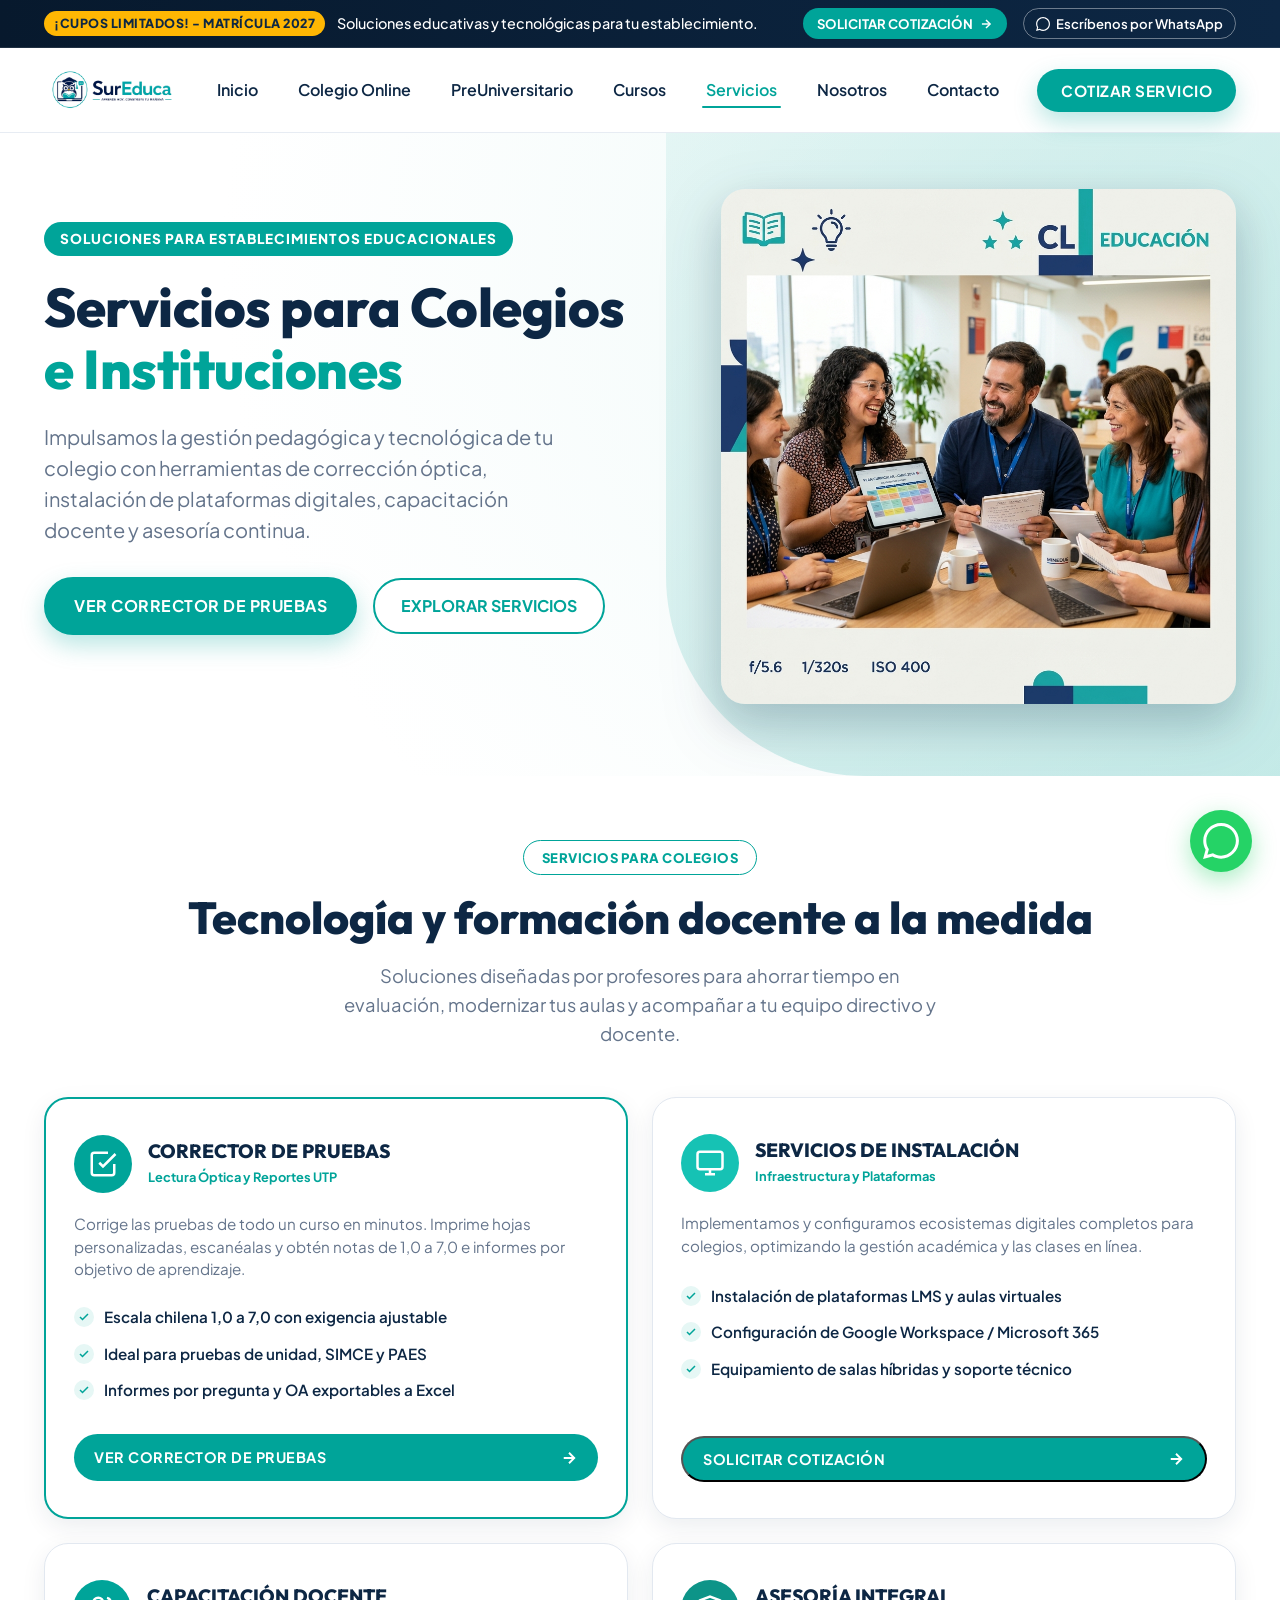
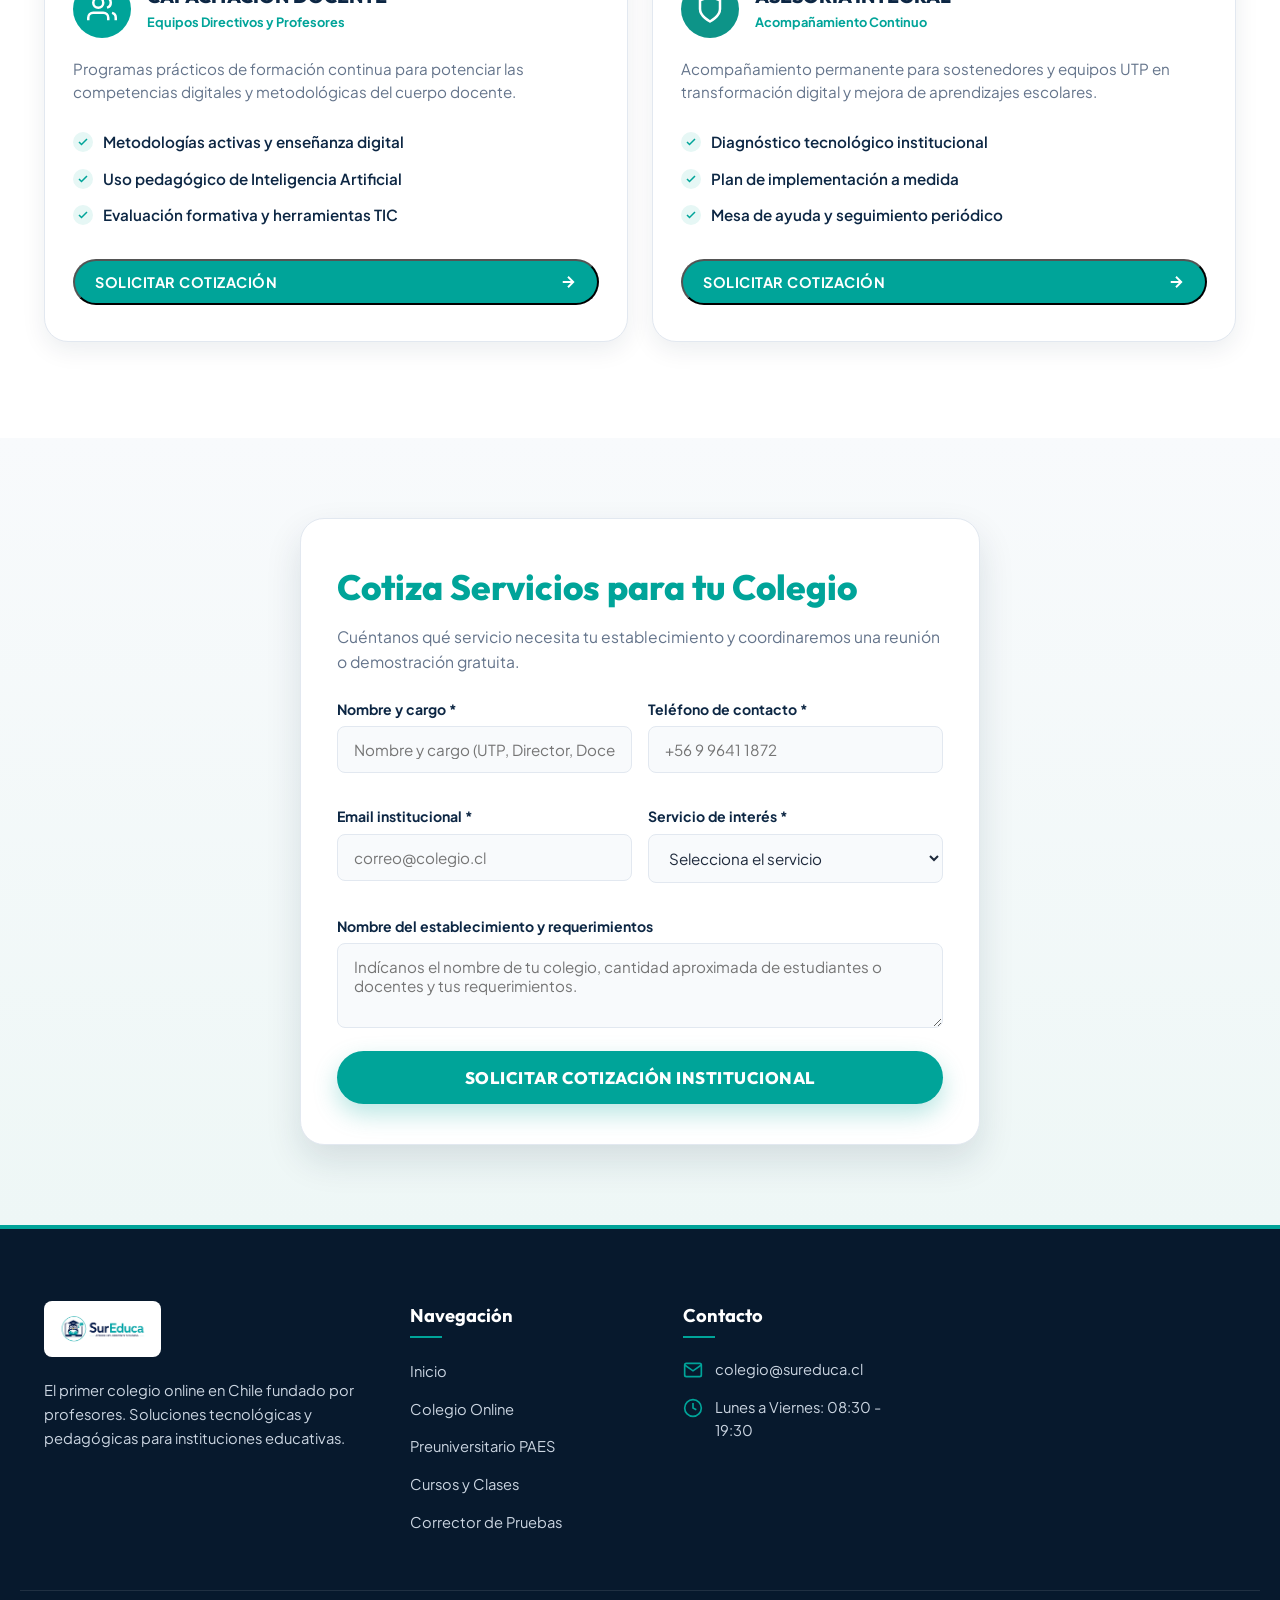
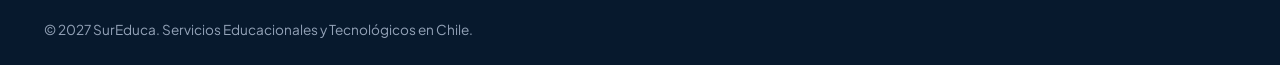
<file: servicios.html>
<!DOCTYPE html>
<html lang="es">
<head>
  <meta charset="UTF-8">
  <meta name="viewport" content="width=device-width, initial-scale=1.0">
  <title>Servicios para Colegios | SurEduca - Corrector de Pruebas, Instalación y Capacitación</title>
  <meta name="description" content="Servicios institucionales SurEduca para colegios y liceos: Corrector de Pruebas con lectura óptica, instalación de plataformas educativas, capacitación docente y asesoría integral.">
  <link rel="icon" type="image/x-icon" href="assets/images/favicon.ico">
  <link rel="stylesheet" href="assets/css/style.css">
</head>
<body>

  <!-- Top bar -->
  <div class="top-notice-bar">
    <div class="container top-notice-inner">
      <div class="top-notice-text">
        <span class="top-notice-badge">¡Cupos Limitados! - Matrícula 2027</span>
        <span>Soluciones educativas y tecnológicas para tu establecimiento.</span>
      </div>
      <div class="top-notice-actions">
        <a href="#contacto-servicios" class="btn-top-cta" data-open-modal data-program="Servicios para Colegios">
          Solicitar Cotización
          <svg width="14" height="14" viewBox="0 0 24 24" fill="none" stroke="currentColor" stroke-width="2.5">
            <line x1="5" y1="12" x2="19" y2="12"></line>
            <polyline points="12 5 19 12 12 19"></polyline>
          </svg>
        </a>
        <a href="https://wa.me/56996411872" target="_blank" class="btn-top-whatsapp whatsapp-trigger">
          <svg width="14" height="14" viewBox="0 0 24 24" fill="currentColor">
            <path d="M.057 24l1.687-6.163c-1.041-1.804-1.588-3.849-1.587-5.946.003-6.556 5.338-11.891 11.893-11.891 3.181.001 6.167 1.24 8.413 3.488 2.245 2.248 3.481 5.236 3.48 8.414-.003 6.557-5.338 11.892-11.893 11.892-1.99-.001-3.951-.5-5.688-1.448l-6.305 1.654zm6.597-3.807c1.676.995 3.276 1.591 5.392 1.592 5.448 0 9.886-4.434 9.889-9.885.002-5.462-4.415-9.89-9.881-9.892-5.452 0-9.887 4.434-9.889 9.884-.001 2.225.651 3.891 1.746 5.634l-.999 3.648 3.742-.981z"/>
          </svg>
          Escríbenos por WhatsApp
        </a>
      </div>
    </div>
  </div>

  <!-- Header -->
  <header class="site-header">
    <div class="container nav-container">
      <a href="index.html" class="site-logo">
        <img src="assets/images/logo.png" alt="SurEduca Servicios">
      </a>

      <nav>
        <ul class="nav-menu" id="navMenu">
          <li><a href="index.html" class="nav-link">Inicio</a></li>
          <li><a href="colegio-online.html" class="nav-link">Colegio Online</a></li>
          <li><a href="preuniversitario.html" class="nav-link">PreUniversitario</a></li>
          <li><a href="cursos.html" class="nav-link">Cursos</a></li>
          <li><a href="servicios.html" class="nav-link active">Servicios</a></li>
          <li><a href="nosotros.html" class="nav-link">Nosotros</a></li>
          <li><a href="contacto.html" class="nav-link">Contacto</a></li>
        </ul>
      </nav>

      <div class="nav-actions">
        <button type="button" class="btn-matricula" data-open-modal data-program="Servicios para Colegios">
          Cotizar Servicio
        </button>
      </div>

      <button type="button" class="mobile-toggle" id="mobileToggle" aria-label="Abrir menú" aria-expanded="false">
        <svg viewBox="0 0 24 24" fill="none" stroke="currentColor" stroke-width="2.5" stroke-linecap="round">
          <line x1="3" y1="12" x2="21" y2="12"></line>
          <line x1="3" y1="6" x2="21" y2="6"></line>
          <line x1="3" y1="18" x2="21" y2="18"></line>
        </svg>
      </button>
    </div>
  </header>

  <!-- Hero Servicios -->
  <section class="hero-section">
    <div class="hero-curved-bg"></div>
    <div class="container hero-grid">
      <div class="hero-content">
        <span class="hero-badge-tag">Soluciones para Establecimientos Educacionales</span>
        <h1 class="hero-title">
          Servicios para Colegios <br>
          <span class="teal-text">e Instituciones</span>
        </h1>
        <p class="hero-description">
          Impulsamos la gestión pedagógica y tecnológica de tu colegio con herramientas de corrección óptica, instalación de plataformas digitales, capacitación docente y asesoría continua.
        </p>

        <div class="hero-cta-group">
          <a href="corrector-pruebas.html" class="btn-primary">
            Ver Corrector de Pruebas
          </a>
          <a href="#catalogo-servicios" class="btn-secondary-outline">
            Explorar Servicios
          </a>
        </div>
      </div>

      <div class="hero-image-wrapper">
        <img src="assets/images/hero-nosotros.jpg" alt="Servicios para Colegios SurEduca" class="hero-main-img" style="border-radius: var(--radius-lg); box-shadow: var(--shadow-lg);">
      </div>
    </div>
  </section>

  <!-- Catálogo de Servicios -->
  <section class="formation-section" id="catalogo-servicios">
    <div class="container">
      <div style="text-align: center; margin-bottom: 48px;">
        <span class="section-header-pill">SERVICIOS PARA COLEGIOS</span>
        <h2 class="section-title">Tecnología y formación docente a la medida</h2>
        <p class="section-subtitle" style="margin-left: auto; margin-right: auto;">
          Soluciones diseñadas por profesores para ahorrar tiempo en evaluación, modernizar tus aulas y acompañar a tu equipo directivo y docente.
        </p>
      </div>

      <div class="temario-grid">
        <!-- Card 1: Corrector de Pruebas -->
        <div class="program-card" style="border: 2px solid var(--primary-teal);">
          <div class="program-header">
            <div class="program-icon-circle" style="background-color: var(--primary-teal);">
              <svg viewBox="0 0 24 24" fill="none" stroke="currentColor" stroke-width="2" width="30" height="30">
                <polyline points="9 11 12 14 22 4"></polyline>
                <path d="M21 12v7a2 2 0 0 1-2 2H5a2 2 0 0 1-2-2V5a2 2 0 0 1 2-2h11"></path>
              </svg>
            </div>
            <div>
              <h3 class="program-card-title">Corrector de Pruebas</h3>
              <span class="program-badge-sub">Lectura Óptica y Reportes UTP</span>
            </div>
          </div>
          <p class="program-card-desc">Corrige las pruebas de todo un curso en minutos. Imprime hojas personalizadas, escanéalas y obtén notas de 1,0 a 7,0 e informes por objetivo de aprendizaje.</p>
          <ul class="program-checklist">
            <li class="program-check-item"><span class="check-icon-circle"><svg viewBox="0 0 24 24" fill="none" stroke="currentColor"><polyline points="20 6 9 17 4 12"></polyline></svg></span> Escala chilena 1,0 a 7,0 con exigencia ajustable</li>
            <li class="program-check-item"><span class="check-icon-circle"><svg viewBox="0 0 24 24" fill="none" stroke="currentColor"><polyline points="20 6 9 17 4 12"></polyline></svg></span> Ideal para pruebas de unidad, SIMCE y PAES</li>
            <li class="program-check-item"><span class="check-icon-circle"><svg viewBox="0 0 24 24" fill="none" stroke="currentColor"><polyline points="20 6 9 17 4 12"></polyline></svg></span> Informes por pregunta y OA exportables a Excel</li>
          </ul>
          <a href="corrector-pruebas.html" class="btn-card-action" style="text-decoration: none;">
            <span>Ver Corrector de Pruebas</span>
            <svg width="18" height="18" viewBox="0 0 24 24" fill="none" stroke="currentColor" stroke-width="2.5"><line x1="5" y1="12" x2="19" y2="12"></line><polyline points="12 5 19 12 12 19"></polyline></svg>
          </a>
        </div>

        <!-- Card 2: Servicios de Instalación -->
        <div class="program-card">
          <div class="program-header">
            <div class="program-icon-circle">
              <svg viewBox="0 0 24 24" fill="none" stroke="currentColor" stroke-width="2" width="30" height="30">
                <rect x="2" y="3" width="20" height="14" rx="2" ry="2"></rect>
                <line x1="8" y1="21" x2="16" y2="21"></line>
                <line x1="12" y1="17" x2="12" y2="21"></line>
              </svg>
            </div>
            <div>
              <h3 class="program-card-title">Servicios de Instalación</h3>
              <span class="program-badge-sub">Infraestructura y Plataformas</span>
            </div>
          </div>
          <p class="program-card-desc">Implementamos y configuramos ecosistemas digitales completos para colegios, optimizando la gestión académica y las clases en línea.</p>
          <ul class="program-checklist">
            <li class="program-check-item"><span class="check-icon-circle"><svg viewBox="0 0 24 24" fill="none" stroke="currentColor"><polyline points="20 6 9 17 4 12"></polyline></svg></span> Instalación de plataformas LMS y aulas virtuales</li>
            <li class="program-check-item"><span class="check-icon-circle"><svg viewBox="0 0 24 24" fill="none" stroke="currentColor"><polyline points="20 6 9 17 4 12"></polyline></svg></span> Configuración de Google Workspace / Microsoft 365</li>
            <li class="program-check-item"><span class="check-icon-circle"><svg viewBox="0 0 24 24" fill="none" stroke="currentColor"><polyline points="20 6 9 17 4 12"></polyline></svg></span> Equipamiento de salas híbridas y soporte técnico</li>
          </ul>
          <button type="button" class="btn-card-action" data-open-modal data-program="Servicios de Instalación para Colegios">
            <span>Solicitar Cotización</span>
            <svg width="18" height="18" viewBox="0 0 24 24" fill="none" stroke="currentColor" stroke-width="2.5"><line x1="5" y1="12" x2="19" y2="12"></line><polyline points="12 5 19 12 12 19"></polyline></svg>
          </button>
        </div>

        <!-- Card 3: Capacitación Docente -->
        <div class="program-card">
          <div class="program-header">
            <div class="program-icon-circle" style="background-color: var(--primary-teal);">
              <svg viewBox="0 0 24 24" fill="none" stroke="currentColor" stroke-width="2" width="30" height="30">
                <path d="M17 21v-2a4 4 0 0 0-4-4H5a4 4 0 0 0-4 4v2"></path>
                <circle cx="9" cy="7" r="4"></circle>
                <path d="M23 21v-2a4 4 0 0 0-3-3.87"></path>
                <path d="M16 3.13a4 4 0 0 1 0 7.75"></path>
              </svg>
            </div>
            <div>
              <h3 class="program-card-title">Capacitación Docente</h3>
              <span class="program-badge-sub">Equipos Directivos y Profesores</span>
            </div>
          </div>
          <p class="program-card-desc">Programas prácticos de formación continua para potenciar las competencias digitales y metodológicas del cuerpo docente.</p>
          <ul class="program-checklist">
            <li class="program-check-item"><span class="check-icon-circle"><svg viewBox="0 0 24 24" fill="none" stroke="currentColor"><polyline points="20 6 9 17 4 12"></polyline></svg></span> Metodologías activas y enseñanza digital</li>
            <li class="program-check-item"><span class="check-icon-circle"><svg viewBox="0 0 24 24" fill="none" stroke="currentColor"><polyline points="20 6 9 17 4 12"></polyline></svg></span> Uso pedagógico de Inteligencia Artificial</li>
            <li class="program-check-item"><span class="check-icon-circle"><svg viewBox="0 0 24 24" fill="none" stroke="currentColor"><polyline points="20 6 9 17 4 12"></polyline></svg></span> Evaluación formativa y herramientas TIC</li>
          </ul>
          <button type="button" class="btn-card-action" data-open-modal data-program="Capacitación Docente para Colegios">
            <span>Solicitar Cotización</span>
            <svg width="18" height="18" viewBox="0 0 24 24" fill="none" stroke="currentColor" stroke-width="2.5"><line x1="5" y1="12" x2="19" y2="12"></line><polyline points="12 5 19 12 12 19"></polyline></svg>
          </button>
        </div>

        <!-- Card 4: Asesoría Integral -->
        <div class="program-card">
          <div class="program-header">
            <div class="program-icon-circle" style="background-color: #0d9488;">
              <svg viewBox="0 0 24 24" fill="none" stroke="currentColor" stroke-width="2" width="30" height="30">
                <path d="M12 22s8-4 8-10V5l-8-3-8 3v7c0 6 8 10 8 10z"></path>
              </svg>
            </div>
            <div>
              <h3 class="program-card-title">Asesoría Integral</h3>
              <span class="program-badge-sub">Acompañamiento Continuo</span>
            </div>
          </div>
          <p class="program-card-desc">Acompañamiento permanente para sostenedores y equipos UTP en transformación digital y mejora de aprendizajes escolares.</p>
          <ul class="program-checklist">
            <li class="program-check-item"><span class="check-icon-circle"><svg viewBox="0 0 24 24" fill="none" stroke="currentColor"><polyline points="20 6 9 17 4 12"></polyline></svg></span> Diagnóstico tecnológico institucional</li>
            <li class="program-check-item"><span class="check-icon-circle"><svg viewBox="0 0 24 24" fill="none" stroke="currentColor"><polyline points="20 6 9 17 4 12"></polyline></svg></span> Plan de implementación a medida</li>
            <li class="program-check-item"><span class="check-icon-circle"><svg viewBox="0 0 24 24" fill="none" stroke="currentColor"><polyline points="20 6 9 17 4 12"></polyline></svg></span> Mesa de ayuda y seguimiento periódico</li>
          </ul>
          <button type="button" class="btn-card-action" data-open-modal data-program="Asesoría Integral para Colegios">
            <span>Solicitar Cotización</span>
            <svg width="18" height="18" viewBox="0 0 24 24" fill="none" stroke="currentColor" stroke-width="2.5"><line x1="5" y1="12" x2="19" y2="12"></line><polyline points="12 5 19 12 12 19"></polyline></svg>
          </button>
        </div>
      </div>
    </div>
  </section>

  <!-- Formulario de Consulta de Servicios -->
  <section class="pricing-and-form-section" id="contacto-servicios">
    <div class="container">
      <div style="max-width: 680px; margin: 0 auto;">
        <div class="form-card">
          <h3 class="form-title">Cotiza Servicios para tu Colegio</h3>
          <p class="form-subtitle">Cuéntanos qué servicio necesita tu establecimiento y coordinaremos una reunión o demostración gratuita.</p>

          <form data-lead-form>
            <div class="form-group-grid">
              <div class="form-control-wrap">
                <label class="form-label">Nombre y cargo *</label>
                <input type="text" name="nombre" class="form-input" placeholder="Nombre y cargo (UTP, Director, Docente)" required>
              </div>
              <div class="form-control-wrap">
                <label class="form-label">Teléfono de contacto *</label>
                <input type="tel" name="telefono" class="form-input" placeholder="+56 9 9641 1872" required>
              </div>
            </div>

            <div class="form-group-grid">
              <div class="form-control-wrap">
                <label class="form-label">Email institucional *</label>
                <input type="email" name="email" class="form-input" placeholder="correo@colegio.cl" required>
              </div>
              <div class="form-control-wrap">
                <label class="form-label">Servicio de interés *</label>
                <select class="form-select" name="programa" required>
                  <option value="">Selecciona el servicio</option>
                  <option value="Corrector de Pruebas">Corrector de Pruebas (Lectura Óptica)</option>
                  <option value="Servicios de Instalación">Servicios de Instalación</option>
                  <option value="Capacitación Docente">Capacitación Docente</option>
                  <option value="Asesoría Integral">Asesoría Integral</option>
                </select>
              </div>
            </div>

            <div class="form-control-wrap">
              <label class="form-label">Nombre del establecimiento y requerimientos</label>
              <textarea class="form-textarea" name="mensaje" placeholder="Indícanos el nombre de tu colegio, cantidad aproximada de estudiantes o docentes y tus requerimientos."></textarea>
            </div>

            <button type="submit" class="btn-form-submit">
              <span>Solicitar Cotización Institucional</span>
            </button>
          </form>
        </div>
      </div>
    </div>
  </section>

  <!-- Footer -->
  <footer class="site-footer">
    <div class="container footer-top-grid">
      <div class="footer-brand">
        <img src="assets/images/logo.png" alt="SurEduca">
        <p>El primer colegio online en Chile fundado por profesores. Soluciones tecnológicas y pedagógicas para instituciones educativas.</p>
      </div>

      <div>
        <h4 class="footer-title">Navegación</h4>
        <ul class="footer-links-list">
          <li><a href="index.html">Inicio</a></li>
          <li><a href="colegio-online.html">Colegio Online</a></li>
          <li><a href="preuniversitario.html">Preuniversitario PAES</a></li>
          <li><a href="cursos.html">Cursos y Clases</a></li>
          <li><a href="corrector-pruebas.html">Corrector de Pruebas</a></li>
        </ul>
      </div>

      <div>
        <h4 class="footer-title">Contacto</h4>
        <div class="footer-contact-info">
          <div class="footer-contact-row">
            <svg viewBox="0 0 24 24" fill="none" stroke="currentColor" stroke-width="2"><path d="M4 4h16c1.1 0 2 .9 2 2v12c0 1.1-.9 2-2 2H4c-1.1 0-2-.9-2-2V6c0-1.1.9-2 2-2z"></path><polyline points="22,6 12,13 2,6"></polyline></svg>
            <span>colegio@sureduca.cl</span>
          </div>
          <div class="footer-contact-row">
            <svg viewBox="0 0 24 24" fill="none" stroke="currentColor" stroke-width="2"><circle cx="12" cy="12" r="10"></circle><polyline points="12 6 12 12 16 14"></polyline></svg>
            <span>Lunes a Viernes: 08:30 - 19:30</span>
          </div>
        </div>
      </div>
    </div>

    <div class="container footer-bottom-bar">
      <div>&copy; 2027 SurEduca. Servicios Educacionales y Tecnológicos en Chile.</div>
    </div>
  </footer>

  <!-- WhatsApp Flotante -->
  <a href="https://wa.me/56996411872" target="_blank" class="whatsapp-floating-btn whatsapp-trigger" aria-label="WhatsApp SurEduca">
    <span class="whatsapp-tooltip">¿Consultas para tu colegio?</span>
    <svg viewBox="0 0 24 24"><path d="M.057 24l1.687-6.163c-1.041-1.804-1.588-3.849-1.587-5.946.003-6.556 5.338-11.891 11.893-11.891 3.181.001 6.167 1.24 8.413 3.488 2.245 2.248 3.481 5.236 3.48 8.414-.003 6.557-5.338 11.892-11.893 11.892-1.99-.001-3.951-.5-5.688-1.448l-6.305 1.654zm6.597-3.807c1.676.995 3.276 1.591 5.392 1.592 5.448 0 9.886-4.434 9.889-9.885.002-5.462-4.415-9.89-9.881-9.892-5.452 0-9.887 4.434-9.889 9.884-.001 2.225.651 3.891 1.746 5.634l-.999 3.648 3.742-.981z"/></svg>
  </a>

  <!-- Modal Interactivo -->
  <div class="modal-overlay" id="infoModal">
    <div class="modal-dialog">
      <div class="modal-header">
        <h3>Solicitar Cotización Institucional</h3>
        <button type="button" class="modal-close-btn" id="modalCloseBtn">&times;</button>
      </div>
      <div class="modal-body">
        <form data-lead-form>
          <div class="form-control-wrap">
            <label class="form-label">Nombre y cargo *</label>
            <input type="text" name="nombre" class="form-input" placeholder="Nombre completo" required>
          </div>
          <div class="form-group-grid">
            <div class="form-control-wrap">
              <label class="form-label">Teléfono *</label>
              <input type="tel" name="telefono" class="form-input" placeholder="+56 9..." required>
            </div>
            <div class="form-control-wrap">
              <label class="form-label">Email *</label>
              <input type="email" name="email" class="form-input" placeholder="correo@colegio.cl" required>
            </div>
          </div>
          <div class="form-control-wrap">
            <label class="form-label">Servicio de interés *</label>
            <select class="form-select" id="modalProgramSelect" name="programa" required>
              <option value="Servicios para Colegios">Servicios para Colegios (General)</option>
              <option value="Corrector de Pruebas">Corrector de Pruebas</option>
              <option value="Servicios de Instalación para Colegios">Servicios de Instalación</option>
              <option value="Capacitación Docente para Colegios">Capacitación Docente</option>
              <option value="Asesoría Integral para Colegios">Asesoría Integral</option>
            </select>
          </div>
          <div class="form-control-wrap">
            <label class="form-label">Institución y comentarios</label>
            <input type="text" name="mensaje" class="form-input" placeholder="Nombre del colegio y consulta...">
          </div>
          <button type="submit" class="btn-form-submit">
            <span>Enviar Solicitud</span>
          </button>
        </form>
      </div>
    </div>
  </div>

  <script src="assets/js/main.js"></script>
</body>
</html>
</file>
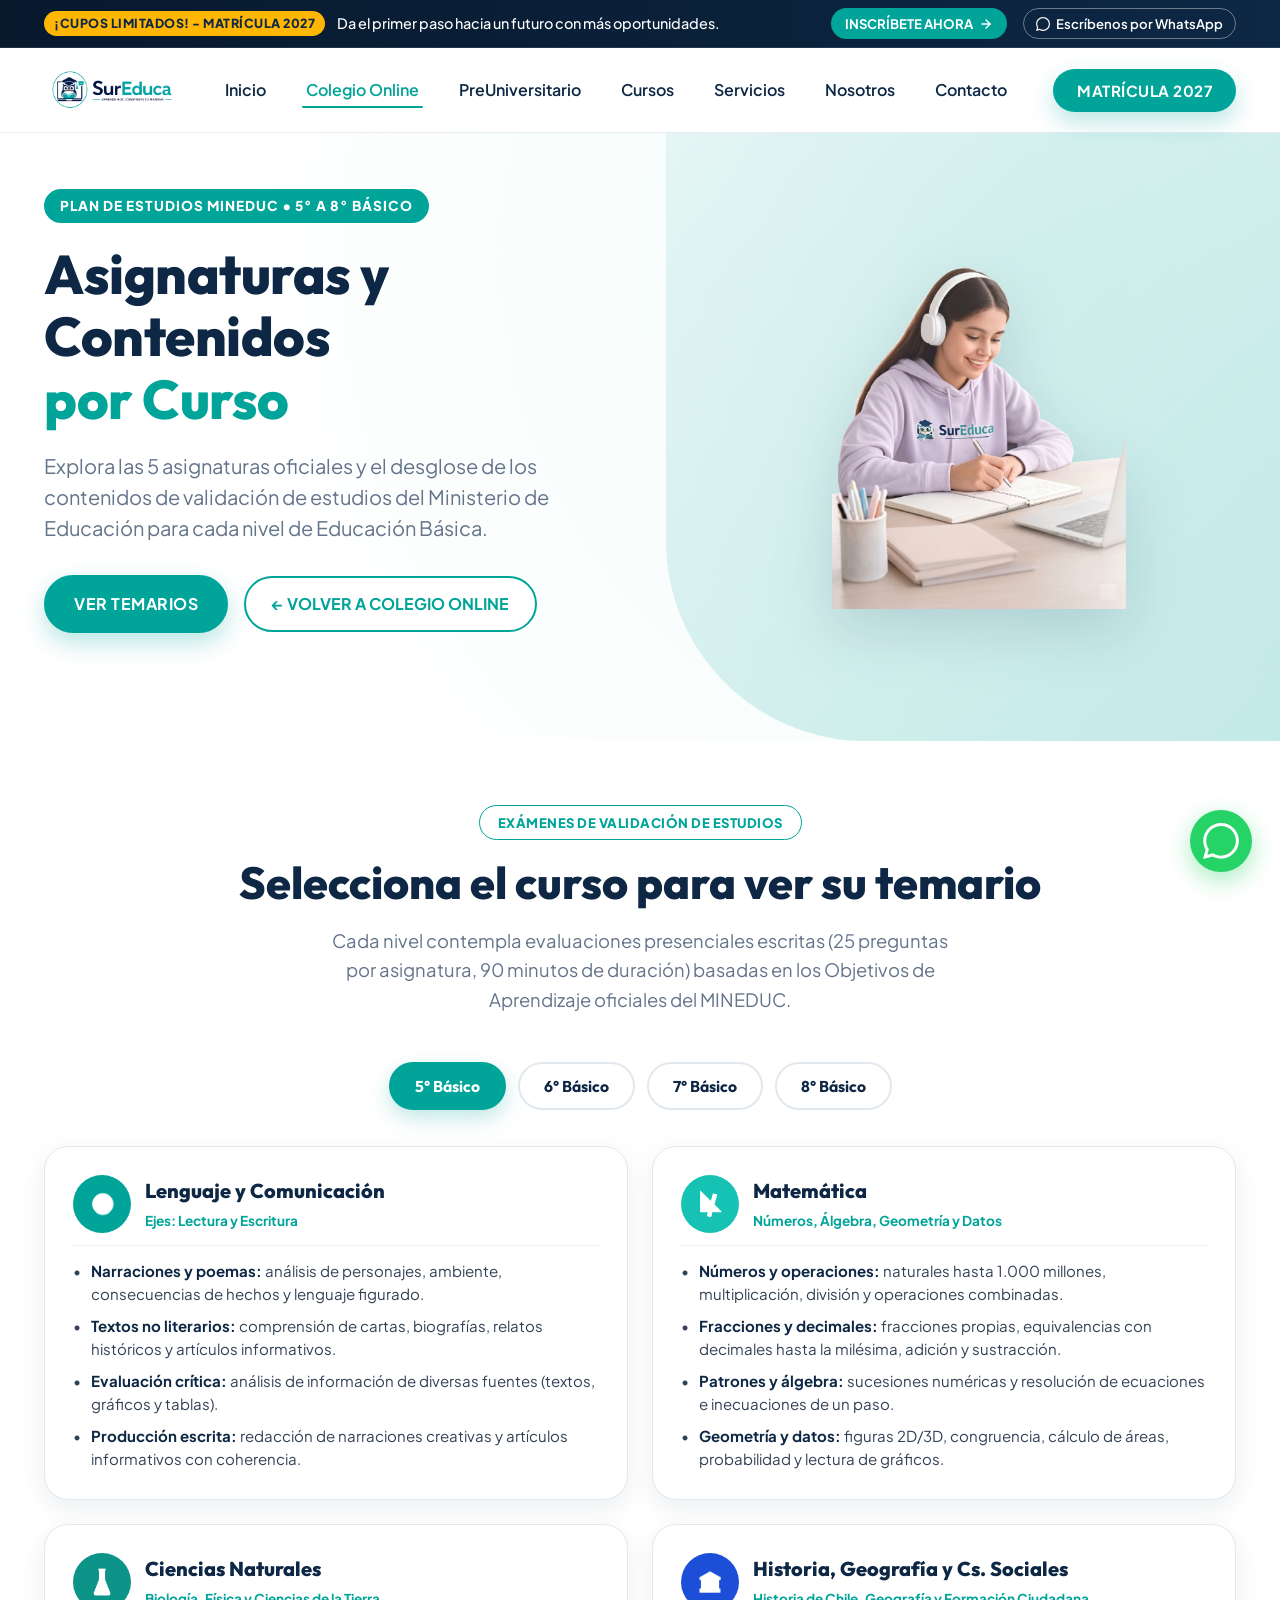
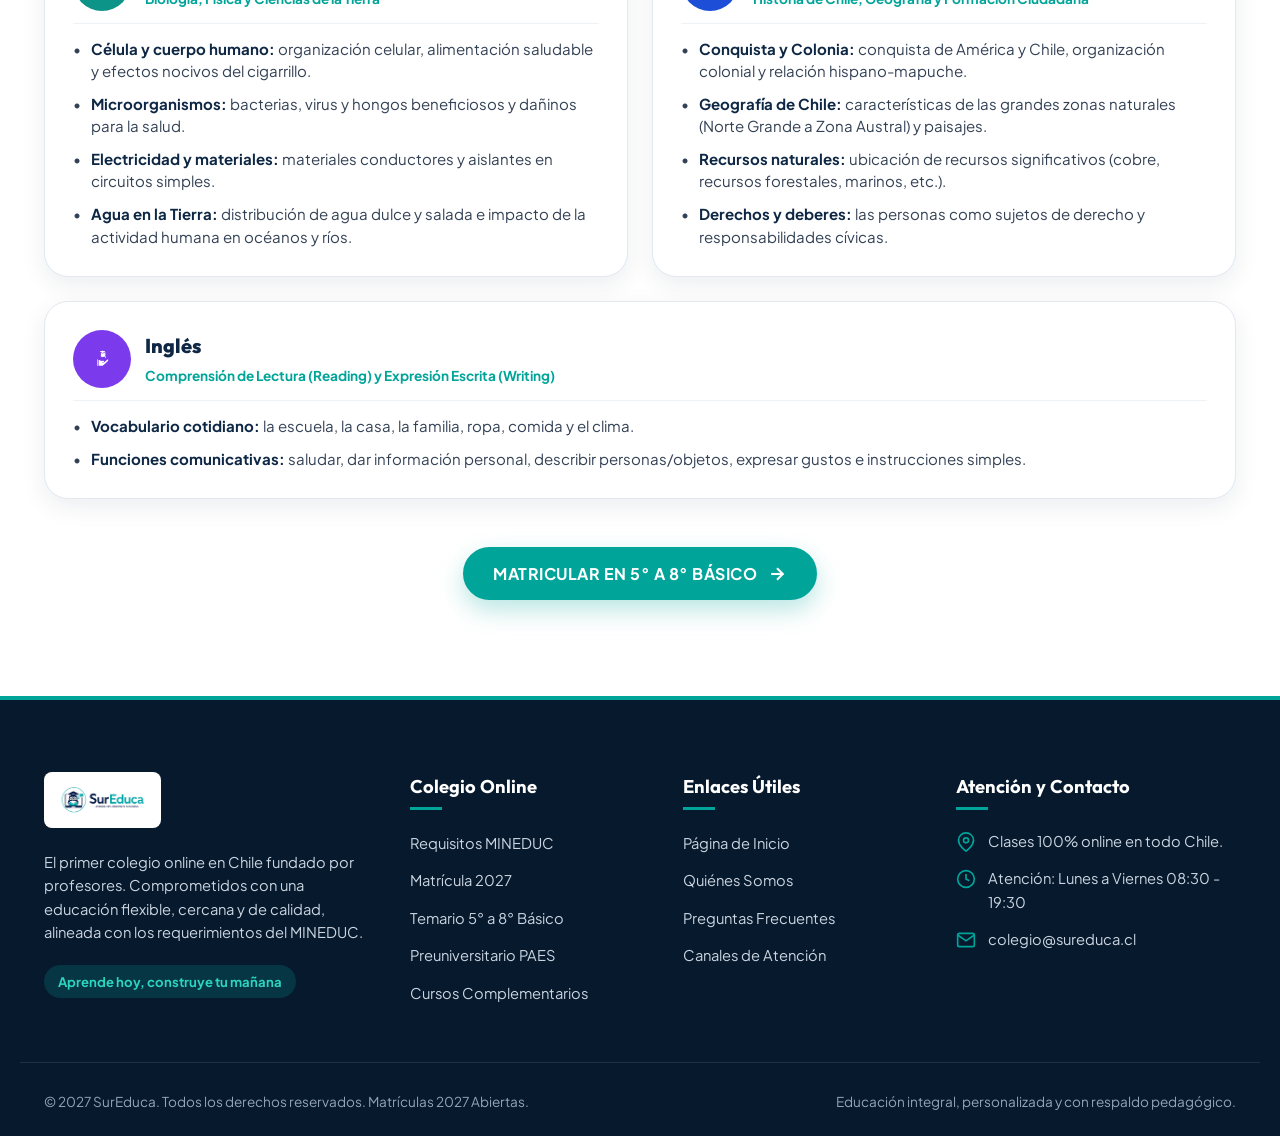
<file: temario-basica.html>
<!DOCTYPE html>
<html lang="es">
<head>
  <meta charset="UTF-8">
  <meta name="viewport" content="width=device-width, initial-scale=1.0">
  <title>Asignaturas y Temario 5° a 8° Básico | SurEduca</title>
  <meta name="description" content="Conoce las asignaturas y el desglose oficial de contenidos MINEDUC para 5°, 6°, 7° y 8° Básico en Colegio Online SurEduca.">
  <link rel="icon" type="image/x-icon" href="assets/images/favicon.ico">
  <link rel="stylesheet" href="assets/css/style.css">
</head>
<body>

  <!-- Top bar de aviso -->
  <div class="top-notice-bar">
    <div class="container top-notice-inner">
      <div class="top-notice-text">
        <span class="top-notice-badge">¡Cupos Limitados! - Matrícula 2027</span>
        <span>Da el primer paso hacia un futuro con más oportunidades.</span>
      </div>
      <div class="top-notice-actions">
        <a href="colegio-online.html#solicita-informacion" class="btn-top-cta">
          Inscríbete Ahora
          <svg width="14" height="14" viewBox="0 0 24 24" fill="none" stroke="currentColor" stroke-width="2.5" stroke-linecap="round" stroke-linejoin="round">
            <line x1="5" y1="12" x2="19" y2="12"></line>
            <polyline points="12 5 19 12 12 19"></polyline>
          </svg>
        </a>
        <a href="https://wa.me/56996411872" target="_blank" class="btn-top-whatsapp whatsapp-trigger">
          <svg width="14" height="14" viewBox="0 0 24 24" fill="currentColor">
            <path d="M.057 24l1.687-6.163c-1.041-1.804-1.588-3.849-1.587-5.946.003-6.556 5.338-11.891 11.893-11.891 3.181.001 6.167 1.24 8.413 3.488 2.245 2.248 3.481 5.236 3.48 8.414-.003 6.557-5.338 11.892-11.893 11.892-1.99-.001-3.951-.5-5.688-1.448l-6.305 1.654zm6.597-3.807c1.676.995 3.276 1.591 5.392 1.592 5.448 0 9.886-4.434 9.889-9.885.002-5.462-4.415-9.89-9.881-9.892-5.452 0-9.887 4.434-9.889 9.884-.001 2.225.651 3.891 1.746 5.634l-.999 3.648 3.742-.981z"/>
          </svg>
          Escríbenos por WhatsApp
        </a>
      </div>
    </div>
  </div>

  <!-- Header del Sitio -->
  <header class="site-header">
    <div class="container nav-container">
      <a href="index.html" class="site-logo">
        <img src="assets/images/logo.png" alt="SurEduca Colegio Online">
      </a>

      <nav>
        <ul class="nav-menu" id="navMenu">
          <li><a href="index.html" class="nav-link">Inicio</a></li>
          <li><a href="colegio-online.html" class="nav-link active">Colegio Online</a></li>
          <li><a href="preuniversitario.html" class="nav-link">PreUniversitario</a></li>
          <li><a href="cursos.html" class="nav-link">Cursos</a></li>
          <li><a href="servicios.html" class="nav-link">Servicios</a></li>
          <li><a href="nosotros.html" class="nav-link">Nosotros</a></li>
          <li><a href="contacto.html" class="nav-link">Contacto</a></li>
        </ul>
      </nav>

      <div class="nav-actions">
        <button type="button" class="btn-matricula" data-open-modal data-program="Colegio Online">
          Matrícula 2027
        </button>
      </div>

      <button type="button" class="mobile-toggle" id="mobileToggle" aria-label="Abrir menú" aria-expanded="false">
        <svg viewBox="0 0 24 24" fill="none" stroke="currentColor" stroke-width="2.5" stroke-linecap="round">
          <line x1="3" y1="12" x2="21" y2="12"></line>
          <line x1="3" y1="6" x2="21" y2="6"></line>
          <line x1="3" y1="18" x2="21" y2="18"></line>
        </svg>
      </button>
    </div>
  </header>

  <!-- Hero Temario -->
  <section class="hero-section">
    <div class="hero-curved-bg"></div>
    <div class="container hero-grid">
      <div class="hero-content">
        <span class="hero-badge-tag">Plan de Estudios MINEDUC • 5° a 8° Básico</span>
        <h1 class="hero-title">
          Asignaturas y Contenidos <br>
          <span class="teal-text">por Curso</span>
        </h1>
        <p class="hero-description">
          Explora las 5 asignaturas oficiales y el desglose de los contenidos de validación de estudios del Ministerio de Educación para cada nivel de Educación Básica.
        </p>

        <div class="hero-cta-group">
          <a href="#cursos-temario" class="btn-primary">
            Ver Temarios
          </a>
          <a href="colegio-online.html" class="btn-secondary-outline">
            ← Volver a Colegio Online
          </a>
        </div>
      </div>

      <div class="hero-image-wrapper">
        <img src="assets/images/estudiante-estudiando.png" alt="Estudiante revisando temarios de 5° a 8° Básico" class="hero-main-img" style="max-height: 360px; width: auto;">
      </div>
    </div>
  </section>

  <!-- Selector de Cursos y Desglose -->
  <section class="formation-section" id="cursos-temario">
    <div class="container">
      <div style="text-align: center; margin-bottom: 32px;">
        <span class="section-header-pill">EXÁMENES DE VALIDACIÓN DE ESTUDIOS</span>
        <h2 class="section-title">Selecciona el curso para ver su temario</h2>
        <p class="section-subtitle" style="margin-left: auto; margin-right: auto;">
          Cada nivel contempla evaluaciones presenciales escritas (25 preguntas por asignatura, 90 minutos de duración) basadas en los Objetivos de Aprendizaje oficiales del MINEDUC.
        </p>
      </div>

      <div class="tabs-bar" role="tablist" aria-label="Cursos de 5° a 8° Básico">
        <button type="button" class="tab-pill-btn active" data-tab-target="curso-5" role="tab" aria-selected="true">5° Básico</button>
        <button type="button" class="tab-pill-btn" data-tab-target="curso-6" role="tab" aria-selected="false">6° Básico</button>
        <button type="button" class="tab-pill-btn" data-tab-target="curso-7" role="tab" aria-selected="false">7° Básico</button>
        <button type="button" class="tab-pill-btn" data-tab-target="curso-8" role="tab" aria-selected="false">8° Básico</button>
      </div>

      <!-- 5° BÁSICO -->
      <div class="tab-panel active" id="curso-5" role="tabpanel">
        <div class="temario-grid">
          <div class="subject-card">
            <div class="subject-card-head">
              <div class="program-icon-circle" style="background-color: var(--primary-teal);"><img src="assets/images/icon-verbal.png" alt="Lenguaje" style="width:28px;height:28px;filter:brightness(0) invert(1);"></div>
              <div>
                <h3>Lenguaje y Comunicación</h3>
                <span class="subject-card-sub">Ejes: Lectura y Escritura</span>
              </div>
            </div>
            <ul class="temario-list">
              <li><span>•</span><span><strong>Narraciones y poemas:</strong> análisis de personajes, ambiente, consecuencias de hechos y lenguaje figurado.</span></li>
              <li><span>•</span><span><strong>Textos no literarios:</strong> comprensión de cartas, biografías, relatos históricos y artículos informativos.</span></li>
              <li><span>•</span><span><strong>Evaluación crítica:</strong> análisis de información de diversas fuentes (textos, gráficos y tablas).</span></li>
              <li><span>•</span><span><strong>Producción escrita:</strong> redacción de narraciones creativas y artículos informativos con coherencia.</span></li>
            </ul>
          </div>

          <div class="subject-card">
            <div class="subject-card-head">
              <div class="program-icon-circle"><img src="assets/images/icon-mate.png" alt="Matemática" style="width:28px;height:28px;filter:brightness(0) invert(1);"></div>
              <div>
                <h3>Matemática</h3>
                <span class="subject-card-sub">Números, Álgebra, Geometría y Datos</span>
              </div>
            </div>
            <ul class="temario-list">
              <li><span>•</span><span><strong>Números y operaciones:</strong> naturales hasta 1.000 millones, multiplicación, división y operaciones combinadas.</span></li>
              <li><span>•</span><span><strong>Fracciones y decimales:</strong> fracciones propias, equivalencias con decimales hasta la milésima, adición y sustracción.</span></li>
              <li><span>•</span><span><strong>Patrones y álgebra:</strong> sucesiones numéricas y resolución de ecuaciones e inecuaciones de un paso.</span></li>
              <li><span>•</span><span><strong>Geometría y datos:</strong> figuras 2D/3D, congruencia, cálculo de áreas, probabilidad y lectura de gráficos.</span></li>
            </ul>
          </div>

          <div class="subject-card">
            <div class="subject-card-head">
              <div class="program-icon-circle" style="background-color: #0d9488;"><img src="assets/images/icon-quimica.png" alt="Ciencias Naturales" style="width:28px;height:28px;filter:brightness(0) invert(1);"></div>
              <div>
                <h3>Ciencias Naturales</h3>
                <span class="subject-card-sub">Biología, Física y Ciencias de la Tierra</span>
              </div>
            </div>
            <ul class="temario-list">
              <li><span>•</span><span><strong>Célula y cuerpo humano:</strong> organización celular, alimentación saludable y efectos nocivos del cigarrillo.</span></li>
              <li><span>•</span><span><strong>Microorganismos:</strong> bacterias, virus y hongos beneficiosos y dañinos para la salud.</span></li>
              <li><span>•</span><span><strong>Electricidad y materiales:</strong> materiales conductores y aislantes en circuitos simples.</span></li>
              <li><span>•</span><span><strong>Agua en la Tierra:</strong> distribución de agua dulce y salada e impacto de la actividad humana en océanos y ríos.</span></li>
            </ul>
          </div>

          <div class="subject-card">
            <div class="subject-card-head">
              <div class="program-icon-circle" style="background-color: #1d4ed8;"><img src="assets/images/icon-historia.png" alt="Historia" style="width:28px;height:28px;filter:brightness(0) invert(1);"></div>
              <div>
                <h3>Historia, Geografía y Cs. Sociales</h3>
                <span class="subject-card-sub">Historia de Chile, Geografía y Formación Ciudadana</span>
              </div>
            </div>
            <ul class="temario-list">
              <li><span>•</span><span><strong>Conquista y Colonia:</strong> conquista de América y Chile, organización colonial y relación hispano-mapuche.</span></li>
              <li><span>•</span><span><strong>Geografía de Chile:</strong> características de las grandes zonas naturales (Norte Grande a Zona Austral) y paisajes.</span></li>
              <li><span>•</span><span><strong>Recursos naturales:</strong> ubicación de recursos significativos (cobre, recursos forestales, marinos, etc.).</span></li>
              <li><span>•</span><span><strong>Derechos y deberes:</strong> las personas como sujetos de derecho y responsabilidades cívicas.</span></li>
            </ul>
          </div>

          <div class="subject-card" style="grid-column: 1 / -1;">
            <div class="subject-card-head">
              <div class="program-icon-circle" style="background-color: #7c3aed;"><img src="assets/images/icon-docente.png" alt="Inglés" style="width:28px;height:28px;filter:brightness(0) invert(1);"></div>
              <div>
                <h3>Inglés</h3>
                <span class="subject-card-sub">Comprensión de Lectura (Reading) y Expresión Escrita (Writing)</span>
              </div>
            </div>
            <ul class="temario-list">
              <li><span>•</span><span><strong>Vocabulario cotidiano:</strong> la escuela, la casa, la familia, ropa, comida y el clima.</span></li>
              <li><span>•</span><span><strong>Funciones comunicativas:</strong> saludar, dar información personal, describir personas/objetos, expresar gustos e instrucciones simples.</span></li>
            </ul>
          </div>
        </div>
      </div>

      <!-- 6° BÁSICO -->
      <div class="tab-panel" id="curso-6" role="tabpanel">
        <div class="temario-grid">
          <div class="subject-card">
            <div class="subject-card-head">
              <div class="program-icon-circle" style="background-color: var(--primary-teal);"><img src="assets/images/icon-verbal.png" alt="Lenguaje" style="width:28px;height:28px;filter:brightness(0) invert(1);"></div>
              <div>
                <h3>Lenguaje y Comunicación</h3>
                <span class="subject-card-sub">Ejes: Lectura y Escritura</span>
              </div>
            </div>
            <ul class="temario-list">
              <li><span>•</span><span><strong>Textos literarios:</strong> análisis profundo de narraciones y poemas, interpretación de lenguaje figurado y actitudes de personajes.</span></li>
              <li><span>•</span><span><strong>Textos no literarios:</strong> biografías, relatos históricos, cartas y artículos informativos; evaluación crítica de fuentes.</span></li>
              <li><span>•</span><span><strong>Escritura creativa e informativa:</strong> planificación y redacción de narraciones y textos informativos estructurados.</span></li>
            </ul>
          </div>

          <div class="subject-card">
            <div class="subject-card-head">
              <div class="program-icon-circle"><img src="assets/images/icon-mate.png" alt="Matemática" style="width:28px;height:28px;filter:brightness(0) invert(1);"></div>
              <div>
                <h3>Matemática</h3>
                <span class="subject-card-sub">Números, Ecuaciones, Geometría y Estadística</span>
              </div>
            </div>
            <ul class="temario-list">
              <li><span>•</span><span><strong>Operaciones, razones y porcentajes:</strong> cálculo con las cuatro operaciones, razones y porcentajes de forma concreta y simbólica.</span></li>
              <li><span>•</span><span><strong>Fracciones y números mixtos:</strong> adición, sustracción y resolución de problemas rutinarios y no rutinarios.</span></li>
              <li><span>•</span><span><strong>Álgebra y geometría:</strong> ecuaciones de primer grado con una incógnita, ángulos entre rectas, superficie y volumen de cubos y paralelepípedos.</span></li>
              <li><span>•</span><span><strong>Datos y azar:</strong> tendencias en experimentos repetidos, gráficos de barra doble y circulares.</span></li>
            </ul>
          </div>

          <div class="subject-card">
            <div class="subject-card-head">
              <div class="program-icon-circle" style="background-color: #0d9488;"><img src="assets/images/icon-quimica.png" alt="Ciencias Naturales" style="width:28px;height:28px;filter:brightness(0) invert(1);"></div>
              <div>
                <h3>Ciencias Naturales</h3>
                <span class="subject-card-sub">Salud, Energía, Materia y Tierra</span>
              </div>
            </div>
            <ul class="temario-list">
              <li><span>•</span><span><strong>Cuidado personal:</strong> beneficios de la actividad física regular e higiene corporal.</span></li>
              <li><span>•</span><span><strong>Energía y recursos:</strong> transformaciones de energía y clasificación en recursos renovables y no renovables.</span></li>
              <li><span>•</span><span><strong>Cambios de estado:</strong> fusión, solidificación, evaporación y condensación mediante investigación experimental.</span></li>
              <li><span>•</span><span><strong>Capas de la Tierra:</strong> atmósfera, litósfera e hidrósfera, además de causas y consecuencias de la erosión.</span></li>
            </ul>
          </div>

          <div class="subject-card">
            <div class="subject-card-head">
              <div class="program-icon-circle" style="background-color: #1d4ed8;"><img src="assets/images/icon-historia.png" alt="Historia" style="width:28px;height:28px;filter:brightness(0) invert(1);"></div>
              <div>
                <h3>Historia, Geografía y Cs. Sociales</h3>
                <span class="subject-card-sub">Historia Republicana, Regiones y Democracia</span>
              </div>
            </div>
            <ul class="temario-list">
              <li><span>•</span><span><strong>Independencia y República:</strong> proceso de independencia de Chile, organización de la república y conformación territorial del siglo XIX.</span></li>
              <li><span>•</span><span><strong>Siglo XX y democracia:</strong> democratización progresiva, visiones sobre el quiebre de la democracia y retorno democrático.</span></li>
              <li><span>•</span><span><strong>Geografía regional:</strong> regiones político-administrativas y comparación de ambientes naturales en Chile.</span></li>
              <li><span>•</span><span><strong>Formación ciudadana:</strong> organización democrática, Constitución Política, derechos y deberes.</span></li>
            </ul>
          </div>

          <div class="subject-card" style="grid-column: 1 / -1;">
            <div class="subject-card-head">
              <div class="program-icon-circle" style="background-color: #7c3aed;"><img src="assets/images/icon-docente.png" alt="Inglés" style="width:28px;height:28px;filter:brightness(0) invert(1);"></div>
              <div>
                <h3>Inglés</h3>
                <span class="subject-card-sub">Comprensión de Lectura (Reading) y Expresión Escrita (Writing)</span>
              </div>
            </div>
            <ul class="temario-list">
              <li><span>•</span><span><strong>Vocabulario temático:</strong> comida y bebida, salud, lugares de la ciudad, ocupaciones, mundo natural, viajes y transporte.</span></li>
              <li><span>•</span><span><strong>Funciones comunicativas:</strong> expresar habilidad, dar direcciones, preguntar la hora, acciones en presente y pasado simple, cantidades y posesiones.</span></li>
            </ul>
          </div>
        </div>
      </div>

      <!-- 7° BÁSICO -->
      <div class="tab-panel" id="curso-7" role="tabpanel">
        <div class="temario-grid">
          <div class="subject-card">
            <div class="subject-card-head">
              <div class="program-icon-circle" style="background-color: var(--primary-teal);"><img src="assets/images/icon-verbal.png" alt="Lengua y Literatura" style="width:28px;height:28px;filter:brightness(0) invert(1);"></div>
              <div>
                <h3>Lengua y Literatura</h3>
                <span class="subject-card-sub">Ejes: Lectura y Escritura</span>
              </div>
            </div>
            <ul class="temario-list">
              <li><span>•</span><span><strong>Análisis narrativo y poético:</strong> conflictos de la historia, papel de los personajes, narrador, disposición temporal e interpretación literaria.</span></li>
              <li><span>•</span><span><strong>Argumentación y medios:</strong> evaluación crítica de columnas de opinión, cartas, discursos, noticias y reportajes.</span></li>
              <li><span>•</span><span><strong>Producción textual:</strong> planificación, escritura, revisión y edición de textos adecuados al propósito y destinatario.</span></li>
            </ul>
          </div>

          <div class="subject-card">
            <div class="subject-card-head">
              <div class="program-icon-circle"><img src="assets/images/icon-mate.png" alt="Matemática" style="width:28px;height:28px;filter:brightness(0) invert(1);"></div>
              <div>
                <h3>Matemática</h3>
                <span class="subject-card-sub">Enteros, Álgebra, Geometría y Probabilidad</span>
              </div>
            </div>
            <ul class="temario-list">
              <li><span>•</span><span><strong>Números:</strong> adición y sustracción de números enteros, multiplicación/división de fracciones y decimales positivos, porcentajes.</span></li>
              <li><span>•</span><span><strong>Álgebra y proporciones:</strong> lenguaje algebraico para generalizar relaciones y resolución de proporciones directas e inversas.</span></li>
              <li><span>•</span><span><strong>Geometría:</strong> elementos del círculo (radio, diámetro, perímetro y área) y ubicación de puntos/vectores en el plano cartesiano.</span></li>
              <li><span>•</span><span><strong>Datos y azar:</strong> tablas de frecuencias absolutas y relativas, y cálculo experimental de probabilidades.</span></li>
            </ul>
          </div>

          <div class="subject-card">
            <div class="subject-card-head">
              <div class="program-icon-circle" style="background-color: #0d9488;"><img src="assets/images/icon-quimica.png" alt="Ciencias Naturales" style="width:28px;height:28px;filter:brightness(0) invert(1);"></div>
              <div>
                <h3>Ciencias Naturales</h3>
                <span class="subject-card-sub">Biología, Física de la Tierra y Química</span>
              </div>
            </div>
            <ul class="temario-list">
              <li><span>•</span><span><strong>Sexualidad y reproducción:</strong> aspectos biológicos, afectivos y sociales, y formación de un nuevo individuo.</span></li>
              <li><span>•</span><span><strong>Microbiología:</strong> comparación de virus, bacterias y hongos en su relación con el ser humano.</span></li>
              <li><span>•</span><span><strong>Fuerzas y geología:</strong> efectos de fuerzas y modelo de tectónica de placas en la actividad sísmica y volcánica.</span></li>
              <li><span>•</span><span><strong>Gases y materia:</strong> comportamiento de gases ideales y clasificación de sustancias puras y mezclas.</span></li>
            </ul>
          </div>

          <div class="subject-card">
            <div class="subject-card-head">
              <div class="program-icon-circle" style="background-color: #1d4ed8;"><img src="assets/images/icon-historia.png" alt="Historia" style="width:28px;height:28px;filter:brightness(0) invert(1);"></div>
              <div>
                <h3>Historia, Geografía y Cs. Sociales</h3>
                <span class="subject-card-sub">Mundo Antiguo, Edad Media y Civilizaciones Americanas</span>
              </div>
            </div>
            <ul class="temario-list">
              <li><span>•</span><span><strong>Primeras civilizaciones:</strong> neolítico, agricultura, sedentarización y surgimiento del Estado.</span></li>
              <li><span>•</span><span><strong>Mundo clásico y medieval:</strong> democracia ateniense, civilización romana, conformación de Europa medieval y renacimiento urbano.</span></li>
              <li><span>•</span><span><strong>América precolombina:</strong> características y legado de las civilizaciones maya y azteca.</span></li>
              <li><span>•</span><span><strong>Ciudadanía y medioambiente:</strong> conceptos de ciudadanía y democracia, diversidad cultural e impacto humano en el entorno.</span></li>
            </ul>
          </div>

          <div class="subject-card" style="grid-column: 1 / -1;">
            <div class="subject-card-head">
              <div class="program-icon-circle" style="background-color: #7c3aed;"><img src="assets/images/icon-docente.png" alt="Inglés" style="width:28px;height:28px;filter:brightness(0) invert(1);"></div>
              <div>
                <h3>Inglés</h3>
                <span class="subject-card-sub">Comprensión de Lectura (Reading) y Expresión Escrita (Writing)</span>
              </div>
            </div>
            <ul class="temario-list">
              <li><span>•</span><span><strong>Comprensión lectora:</strong> ideas generales e información explícita en textos auténticos y simples (emails, diálogos, avisos, biografías).</span></li>
              <li><span>•</span><span><strong>Expresión escrita y postura:</strong> temas de interés global, experiencias personales, postura de acuerdo/desacuerdo y redacción estructurada.</span></li>
            </ul>
          </div>
        </div>
      </div>

      <!-- 8° BÁSICO -->
      <div class="tab-panel" id="curso-8" role="tabpanel">
        <div class="temario-grid">
          <div class="subject-card">
            <div class="subject-card-head">
              <div class="program-icon-circle" style="background-color: var(--primary-teal);"><img src="assets/images/icon-verbal.png" alt="Lengua y Literatura" style="width:28px;height:28px;filter:brightness(0) invert(1);"></div>
              <div>
                <h3>Lengua y Literatura</h3>
                <span class="subject-card-sub">Ejes: Lectura y Escritura</span>
              </div>
            </div>
            <ul class="temario-list">
              <li><span>•</span><span><strong>Literatura y contexto:</strong> análisis de narraciones, personajes tipo, símbolos, estereotipos y poemas.</span></li>
              <li><span>•</span><span><strong>Argumentación y medios:</strong> análisis de discursos, columnas de opinión, noticias y textos publicitarios.</span></li>
              <li><span>•</span><span><strong>Escritura avanzada:</strong> planificación, redacción, revisión y edición crítica según propósito y audiencia.</span></li>
            </ul>
          </div>

          <div class="subject-card">
            <div class="subject-card-head">
              <div class="program-icon-circle"><img src="assets/images/icon-mate.png" alt="Matemática" style="width:28px;height:28px;filter:brightness(0) invert(1);"></div>
              <div>
                <h3>Matemática</h3>
                <span class="subject-card-sub">Racionales, Funciones, Pitágoras y Estadística</span>
              </div>
            </div>
            <ul class="temario-list">
              <li><span>•</span><span><strong>Números y potencias:</strong> multiplicación/división de enteros y racionales, potencias y raíces cuadradas.</span></li>
              <li><span>•</span><span><strong>Álgebra y funciones:</strong> modelamiento con ecuaciones lineales y comprensión de la función afín.</span></li>
              <li><span>•</span><span><strong>Geometría:</strong> Teorema de Pitágoras aplicado a problemas y transformaciones isométricas (traslación, rotación y reflexión).</span></li>
              <li><span>•</span><span><strong>Estadística:</strong> medidas de posición (percentiles y cuartiles) y análisis crítico de presentación de datos.</span></li>
            </ul>
          </div>

          <div class="subject-card">
            <div class="subject-card-head">
              <div class="program-icon-circle" style="background-color: #0d9488;"><img src="assets/images/icon-quimica.png" alt="Ciencias Naturales" style="width:28px;height:28px;filter:brightness(0) invert(1);"></div>
              <div>
                <h3>Ciencias Naturales</h3>
                <span class="subject-card-sub">Célula, Electricidad, Calor y Tabla Periódica</span>
              </div>
            </div>
            <ul class="temario-list">
              <li><span>•</span><span><strong>Sistemas y célula:</strong> relación célula-función, respuesta de plantas a estímulos e interacción de sistemas del cuerpo humano.</span></li>
              <li><span>•</span><span><strong>Electricidad y calor:</strong> circuitos eléctricos domiciliarios (serie y paralelo) y transferencia térmica.</span></li>
              <li><span>•</span><span><strong>Química:</strong> uso de la tabla periódica (grupos, familias y períodos) para predecir propiedades de los elementos.</span></li>
            </ul>
          </div>

          <div class="subject-card">
            <div class="subject-card-head">
              <div class="program-icon-circle" style="background-color: #1d4ed8;"><img src="assets/images/icon-historia.png" alt="Historia" style="width:28px;height:28px;filter:brightness(0) invert(1);"></div>
              <div>
                <h3>Historia, Geografía y Cs. Sociales</h3>
                <span class="subject-card-sub">Edad Moderna, Ilustración, Independencia y Regiones</span>
              </div>
            </div>
            <ul class="temario-list">
              <li><span>•</span><span><strong>Mundo moderno y América:</strong> Estado moderno, mercantilismo, impacto de la conquista y sociedad colonial americana.</span></li>
              <li><span>•</span><span><strong>Ilustración e Independencia:</strong> pensamiento ilustrado, Derechos del Hombre y del Ciudadano e independencia hispanoamericana.</span></li>
              <li><span>•</span><span><strong>Geografía y desarrollo:</strong> criterios regionales, conectividad, aislamiento y desarrollo humano en las regiones de Chile.</span></li>
            </ul>
          </div>

          <div class="subject-card" style="grid-column: 1 / -1;">
            <div class="subject-card-head">
              <div class="program-icon-circle" style="background-color: #7c3aed;"><img src="assets/images/icon-docente.png" alt="Inglés" style="width:28px;height:28px;filter:brightness(0) invert(1);"></div>
              <div>
                <h3>Inglés</h3>
                <span class="subject-card-sub">Comprensión de Lectura (Reading) y Expresión Escrita (Writing)</span>
              </div>
            </div>
            <ul class="temario-list">
              <li><span>•</span><span><strong>Comprensión lectora:</strong> síntesis en 3 a 4 oraciones, identificación de información explícita para completar tablas/esquemas y conexión con temas globales.</span></li>
              <li><span>•</span><span><strong>Expresión escrita:</strong> formulación de preguntas, argumentación de postura y comunicación escrita en contextos variados.</span></li>
            </ul>
          </div>
        </div>
      </div>

      <!-- CTA Matrícula -->
      <div style="text-align: center; margin-top: 48px;">
        <button type="button" class="btn-primary" data-open-modal data-program="Colegio Online">
          <span>Matricular en 5° a 8° Básico</span>
          <svg width="20" height="20" viewBox="0 0 24 24" fill="none" stroke="currentColor" stroke-width="2.5">
            <line x1="5" y1="12" x2="19" y2="12"></line>
            <polyline points="12 5 19 12 12 19"></polyline>
          </svg>
        </button>
      </div>
    </div>
  </section>

  <!-- Footer Profesional -->
  <footer class="site-footer">
    <div class="container footer-top-grid">
      <div class="footer-brand">
        <img src="assets/images/logo.png" alt="SurEduca">
        <p>
          El primer colegio online en Chile fundado por profesores. Comprometidos con una educación flexible, cercana y de calidad, alineada con los requerimientos del MINEDUC.
        </p>
        <span style="display: inline-block; background: rgba(0, 164, 153, 0.2); color: #2dd4bf; font-size: 0.82rem; font-weight: 700; padding: 6px 14px; border-radius: 9999px;">
          Aprende hoy, construye tu mañana
        </span>
      </div>

      <div>
        <h4 class="footer-title">Colegio Online</h4>
        <ul class="footer-links-list">
          <li><a href="colegio-online.html#postulacion">Requisitos MINEDUC</a></li>
          <li><a href="colegio-online.html#solicita-informacion">Matrícula 2027</a></li>
          <li><a href="temario-basica.html">Temario 5° a 8° Básico</a></li>
          <li><a href="preuniversitario.html">Preuniversitario PAES</a></li>
          <li><a href="cursos.html">Cursos Complementarios</a></li>
        </ul>
      </div>

      <div>
        <h4 class="footer-title">Enlaces Útiles</h4>
        <ul class="footer-links-list">
          <li><a href="index.html">Página de Inicio</a></li>
          <li><a href="nosotros.html">Quiénes Somos</a></li>
          <li><a href="contacto.html">Preguntas Frecuentes</a></li>
          <li><a href="contacto.html">Canales de Atención</a></li>
        </ul>
      </div>

      <div>
        <h4 class="footer-title">Atención y Contacto</h4>
        <div class="footer-contact-info">
          <div class="footer-contact-row">
            <svg viewBox="0 0 24 24" fill="none" stroke="currentColor" stroke-width="2"><path d="M21 10c0 7-9 13-9 13s-9-6-9-13a9 9 0 0 1 18 0z"></path><circle cx="12" cy="10" r="3"></circle></svg>
            <span>Clases 100% online en todo Chile.</span>
          </div>
          <div class="footer-contact-row">
            <svg viewBox="0 0 24 24" fill="none" stroke="currentColor" stroke-width="2"><circle cx="12" cy="12" r="10"></circle><polyline points="12 6 12 12 16 14"></polyline></svg>
            <span>Atención: Lunes a Viernes 08:30 - 19:30</span>
          </div>
          <div class="footer-contact-row">
            <svg viewBox="0 0 24 24" fill="none" stroke="currentColor" stroke-width="2"><path d="M4 4h16c1.1 0 2 .9 2 2v12c0 1.1-.9 2-2 2H4c-1.1 0-2-.9-2-2V6c0-1.1.9-2 2-2z"></path><polyline points="22,6 12,13 2,6"></polyline></svg>
            <span>colegio@sureduca.cl</span>
          </div>
        </div>
      </div>
    </div>

    <div class="container footer-bottom-bar">
      <div>
        &copy; 2027 SurEduca. Todos los derechos reservados. Matrículas 2027 Abiertas.
      </div>
      <div>
        Educación integral, personalizada y con respaldo pedagógico.
      </div>
    </div>
  </footer>

  <!-- Botón Flotante WhatsApp -->
  <a href="https://wa.me/56996411872" target="_blank" class="whatsapp-floating-btn whatsapp-trigger" aria-label="WhatsApp SurEduca">
    <span class="whatsapp-tooltip">¿Consultas sobre Colegio Online?</span>
    <svg viewBox="0 0 24 24">
      <path d="M.057 24l1.687-6.163c-1.041-1.804-1.588-3.849-1.587-5.946.003-6.556 5.338-11.891 11.893-11.891 3.181.001 6.167 1.24 8.413 3.488 2.245 2.248 3.481 5.236 3.48 8.414-.003 6.557-5.338 11.892-11.893 11.892-1.99-.001-3.951-.5-5.688-1.448l-6.305 1.654zm6.597-3.807c1.676.995 3.276 1.591 5.392 1.592 5.448 0 9.886-4.434 9.889-9.885.002-5.462-4.415-9.89-9.881-9.892-5.452 0-9.887 4.434-9.889 9.884-.001 2.225.651 3.891 1.746 5.634l-.999 3.648 3.742-.981z"/>
    </svg>
  </a>

  <!-- Modal Interactivo -->
  <div class="modal-overlay" id="infoModal">
    <div class="modal-dialog">
      <div class="modal-header">
        <h3>Matrícula Colegio Online 2027</h3>
        <button type="button" class="modal-close-btn" id="modalCloseBtn">&times;</button>
      </div>
      <div class="modal-body">
        <form data-lead-form>
          <div class="form-control-wrap">
            <label class="form-label">Nombre del apoderado o estudiante *</label>
            <input type="text" name="nombre" class="form-input" placeholder="Nombre completo" required>
          </div>
          <div class="form-group-grid">
            <div class="form-control-wrap">
              <label class="form-label">Teléfono / WhatsApp *</label>
              <input type="tel" name="telefono" class="form-input" placeholder="+56 9..." required>
            </div>
            <div class="form-control-wrap">
              <label class="form-label">Email *</label>
              <input type="email" name="email" class="form-input" placeholder="correo@ejemplo.cl" required>
            </div>
          </div>
          <div class="form-control-wrap">
            <label class="form-label">Nivel académico a cursar *</label>
            <select class="form-select" id="modalProgramSelect" name="programa" required>
              <option value="5° Básico">5° Básico</option>
              <option value="6° Básico">6° Básico</option>
              <option value="7° Básico">7° Básico</option>
              <option value="8° Básico">8° Básico</option>
              <option value="Colegio Online" selected>5° a 8° Básico (Exámenes Libres)</option>
            </select>
          </div>
          <div class="form-control-wrap">
            <label class="form-label">Comentarios adicionales</label>
            <textarea class="form-textarea" name="mensaje" placeholder="Indícanos si el estudiante viene de otro colegio o si rendirá exámenes libres."></textarea>
          </div>
          <button type="submit" class="btn-form-submit">
            <span>Solicitar cupo de matrícula</span>
          </button>
        </form>
      </div>
    </div>
  </div>

  <script src="assets/js/main.js"></script>
</body>
</html>
</file>
<file: assets/css/style.css>
/* ==========================================================================
   SurEduca - Estilos Oficiales Web
   Educación Online Real para todo Chile
   ========================================================================== */

@import url('https://fonts.googleapis.com/css2?family=Plus+Jakarta+Sans:wght@400;500;600;700;800&family=Outfit:wght@500;600;700;800;900&display=swap');

:root {
  --primary-navy: #0d2744;
  --navy-dark: #07192d;
  --navy-light: #183b63;
  --primary-teal: #00a499;
  --teal-dark: #00877d;
  --teal-light: #16c2b4;
  --teal-ultra-light: #e6f7f5;
  --teal-bg: #f0fbf9;
  --accent-gold: #ffb703;
  --accent-yellow: #facc15;
  --accent-green: #25d366;
  --whatsapp-green: #25d366;
  --text-main: #1e293b;
  --text-muted: #64748b;
  --text-light: #94a3b8;
  --bg-page: #f8fafc;
  --bg-white: #ffffff;
  --border-light: #e2e8f0;
  --shadow-sm: 0 2px 8px rgba(13, 39, 68, 0.06);
  --shadow-md: 0 8px 24px rgba(13, 39, 68, 0.08);
  --shadow-lg: 0 16px 36px rgba(13, 39, 68, 0.12);
  --shadow-teal: 0 10px 25px rgba(0, 164, 153, 0.28);
  --radius-sm: 8px;
  --radius-md: 16px;
  --radius-lg: 24px;
  --radius-pill: 9999px;
  --transition: all 0.25s cubic-bezier(0.4, 0, 0.2, 1);
  --font-main: 'Plus Jakarta Sans', system-ui, -apple-system, sans-serif;
  --font-heading: 'Outfit', 'Plus Jakarta Sans', sans-serif;
}

/* Reset y base */
*, *::before, *::after {
  box-sizing: border-box;
  margin: 0;
  padding: 0;
}

html {
  scroll-behavior: smooth;
  font-size: 16px;
}

body {
  font-family: var(--font-main);
  background-color: var(--bg-page);
  color: var(--text-main);
  line-height: 1.6;
  overflow-x: hidden;
  -webkit-font-smoothing: antialiased;
}

img {
  max-width: 100%;
  height: auto;
  display: block;
}

a {
  text-decoration: none;
  color: inherit;
  transition: var(--transition);
}

button, input, select, textarea {
  font-family: inherit;
}

/* Contenedor */
.container {
  width: 100%;
  max-width: 1240px;
  margin: 0 auto;
  padding: 0 24px;
}

/* ==========================================================================
   TOP BAR DE AVISO Y CONTACTO
   ========================================================================== */
.top-notice-bar {
  background: linear-gradient(90deg, #07192d 0%, #0d2744 100%);
  color: #ffffff;
  padding: 8px 0;
  font-size: 0.9rem;
  border-bottom: 1px solid rgba(255, 255, 255, 0.1);
  position: relative;
  z-index: 1001;
}

.top-notice-inner {
  display: flex;
  justify-content: space-between;
  align-items: center;
  flex-wrap: wrap;
  gap: 12px;
}

.top-notice-text {
  display: flex;
  align-items: center;
  gap: 12px;
  font-weight: 500;
}

.top-notice-badge {
  background-color: var(--accent-gold);
  color: var(--primary-navy);
  font-weight: 800;
  font-size: 0.78rem;
  padding: 3px 10px;
  border-radius: var(--radius-pill);
  text-transform: uppercase;
  letter-spacing: 0.5px;
}

.top-notice-actions {
  display: flex;
  align-items: center;
  gap: 16px;
}

.btn-top-cta {
  background: var(--primary-teal);
  color: #ffffff;
  font-weight: 700;
  font-size: 0.82rem;
  padding: 5px 14px;
  border-radius: var(--radius-pill);
  display: inline-flex;
  align-items: center;
  gap: 6px;
  transition: var(--transition);
  text-transform: uppercase;
}

.btn-top-cta:hover {
  background: var(--teal-light);
  transform: translateY(-1px);
}

.btn-top-whatsapp {
  background: transparent;
  color: #ffffff;
  border: 1px solid rgba(255, 255, 255, 0.4);
  font-weight: 600;
  font-size: 0.82rem;
  padding: 4px 12px;
  border-radius: var(--radius-pill);
  display: inline-flex;
  align-items: center;
  gap: 6px;
  transition: var(--transition);
}

.btn-top-whatsapp:hover {
  background: var(--whatsapp-green);
  border-color: var(--whatsapp-green);
}

/* ==========================================================================
   HEADER Y NAVBAR
   ========================================================================== */
.site-header {
  background-color: rgba(255, 255, 255, 0.95);
  backdrop-filter: blur(12px);
  -webkit-backdrop-filter: blur(12px);
  position: sticky;
  top: 0;
  z-index: 1000;
  border-bottom: 1px solid rgba(226, 232, 240, 0.8);
  transition: var(--transition);
}

.site-header.scrolled {
  box-shadow: 0 4px 20px rgba(0, 0, 0, 0.06);
}

.nav-container {
  display: flex;
  align-items: center;
  justify-content: space-between;
  height: 84px;
}

.site-logo {
  display: flex;
  align-items: center;
  gap: 14px;
  text-decoration: none;
}

.site-logo img {
  height: 64px;
  width: auto;
  object-fit: contain;
  transition: transform 0.2s ease;
}

.site-logo:hover img {
  transform: scale(1.04);
}

.nav-menu {
  display: flex;
  align-items: center;
  gap: 32px;
  list-style: none;
}

.nav-link {
  font-size: 1rem;
  font-weight: 600;
  color: var(--primary-navy);
  padding: 8px 4px;
  position: relative;
  transition: var(--transition);
}

.nav-link::after {
  content: '';
  position: absolute;
  bottom: 0;
  left: 0;
  width: 0%;
  height: 2.5px;
  background-color: var(--primary-teal);
  border-radius: 2px;
  transition: var(--transition);
}

.nav-link:hover, .nav-link.active {
  color: var(--primary-teal);
}

.nav-link:hover::after, .nav-link.active::after {
  width: 100%;
}

.nav-actions {
  display: flex;
  align-items: center;
  gap: 14px;
}

.btn-matricula {
  background-color: var(--primary-teal);
  color: #ffffff;
  font-weight: 700;
  font-size: 0.95rem;
  padding: 12px 24px;
  border-radius: var(--radius-pill);
  box-shadow: var(--shadow-teal);
  display: inline-flex;
  align-items: center;
  gap: 8px;
  transition: var(--transition);
  text-transform: uppercase;
  letter-spacing: 0.5px;
  border: none;
  cursor: pointer;
}

.btn-matricula:hover {
  background-color: var(--teal-dark);
  transform: translateY(-2px);
  box-shadow: 0 12px 28px rgba(0, 164, 153, 0.4);
}

.mobile-toggle {
  display: none;
  background: none;
  border: none;
  cursor: pointer;
  padding: 8px;
  color: var(--primary-navy);
}

.mobile-toggle svg {
  width: 28px;
  height: 28px;
}

/* ==========================================================================
   HERO SECTIONS
   ========================================================================== */
.hero-section {
  position: relative;
  padding: 56px 0 72px;
  overflow: hidden;
  background: radial-gradient(circle at 80% 20%, #f0faf9 0%, #ffffff 70%);
}

.hero-curved-bg {
  position: absolute;
  top: 0;
  right: 0;
  bottom: 0;
  width: 48%;
  background: linear-gradient(135deg, rgba(0, 164, 153, 0.08) 0%, rgba(0, 164, 153, 0.22) 100%);
  border-bottom-left-radius: 200px;
  pointer-events: none;
  z-index: 1;
}

.hero-grid {
  display: grid;
  grid-template-columns: 1.1fr 0.9fr;
  align-items: center;
  gap: 48px;
  position: relative;
  z-index: 2;
}

.hero-badge-tag {
  display: inline-flex;
  align-items: center;
  gap: 8px;
  background-color: var(--primary-teal);
  color: #ffffff;
  font-size: 0.85rem;
  font-weight: 800;
  text-transform: uppercase;
  letter-spacing: 1px;
  padding: 6px 16px;
  border-radius: var(--radius-pill);
  margin-bottom: 20px;
}

.hero-title {
  font-family: var(--font-heading);
  font-size: 3.4rem;
  font-weight: 800;
  line-height: 1.15;
  color: var(--primary-navy);
  margin-bottom: 20px;
  letter-spacing: -0.5px;
}

.hero-title .teal-text {
  color: var(--primary-teal);
}

.hero-title .italic-sub {
  font-style: italic;
  font-weight: 600;
  color: var(--primary-teal);
  display: block;
}

.hero-description {
  font-size: 1.25rem;
  color: var(--text-muted);
  line-height: 1.55;
  margin-bottom: 32px;
  max-width: 540px;
}

.hero-cta-group {
  display: flex;
  align-items: center;
  flex-wrap: wrap;
  gap: 16px;
  margin-bottom: 36px;
}

.btn-primary {
  background-color: var(--primary-teal);
  color: #ffffff;
  font-weight: 700;
  font-size: 1rem;
  padding: 14px 28px;
  border-radius: var(--radius-pill);
  display: inline-flex;
  align-items: center;
  gap: 10px;
  border: 2px solid var(--primary-teal);
  cursor: pointer;
  transition: var(--transition);
  text-transform: uppercase;
  letter-spacing: 0.5px;
  box-shadow: var(--shadow-teal);
}

.btn-primary:hover {
  background-color: var(--teal-dark);
  border-color: var(--teal-dark);
  transform: translateY(-2px);
  box-shadow: 0 12px 28px rgba(0, 164, 153, 0.4);
}

.btn-whatsapp-outline {
  background-color: #ffffff;
  color: var(--primary-teal);
  font-weight: 700;
  font-size: 1rem;
  padding: 13px 26px;
  border-radius: var(--radius-pill);
  display: inline-flex;
  align-items: center;
  gap: 10px;
  border: 2px solid var(--primary-teal);
  cursor: pointer;
  transition: var(--transition);
  text-transform: uppercase;
  letter-spacing: 0.5px;
}

.btn-whatsapp-outline:hover {
  background-color: var(--teal-ultra-light);
  transform: translateY(-2px);
}

.btn-secondary-outline {
  background-color: #ffffff;
  color: var(--primary-teal);
  font-weight: 700;
  font-size: 1rem;
  padding: 13px 26px;
  border-radius: var(--radius-pill);
  display: inline-flex;
  align-items: center;
  gap: 10px;
  border: 2px solid var(--primary-teal);
  cursor: pointer;
  transition: var(--transition);
  text-transform: uppercase;
}

.btn-secondary-outline:hover {
  background-color: var(--primary-teal);
  color: #ffffff;
  transform: translateY(-2px);
}

/* Imagen Hero */
.hero-image-wrapper {
  position: relative;
  display: flex;
  justify-content: center;
  align-items: center;
}

.hero-main-img {
  width: 100%;
  max-width: 540px;
  filter: drop-shadow(0 20px 30px rgba(13, 39, 68, 0.15));
  position: relative;
  z-index: 3;
}

.floating-badge {
  position: absolute;
  z-index: 4;
  animation: floatSlow 4s ease-in-out infinite;
}

.badge-mineduc-floating {
  bottom: 120px;
  right: 120px;
  width: 145px;
  filter: drop-shadow(0 12px 28px rgba(0, 0, 0, 0.25));
  z-index: 4;
}

.badge-buho-floating {
  bottom: -25px;
  right: 5px;
  width: 165px;
  filter: drop-shadow(0 12px 28px rgba(0, 0, 0, 0.25));
  animation: floatSlow 3.5s ease-in-out infinite reverse;
  z-index: 5;
}

@keyframes floatSlow {
  0%, 100% { transform: translateY(0); }
  50% { transform: translateY(-10px); }
}

/* ==========================================================================
   CARD FLOTANTE DE PILARES / CARACTERÍSTICAS (5 ITEMS)
   ========================================================================== */
.pillars-card-wrapper {
  margin-top: -36px;
  position: relative;
  z-index: 10;
  margin-bottom: 64px;
}

.pillars-card {
  background: #ffffff;
  border-radius: var(--radius-lg);
  box-shadow: var(--shadow-lg);
  padding: 24px 32px;
  display: grid;
  grid-template-columns: repeat(5, 1fr);
  gap: 16px;
  border: 1px solid rgba(226, 232, 240, 0.9);
}

.pillars-card.four-cols {
  grid-template-columns: repeat(4, 1fr);
}

.pillar-item {
  display: flex;
  flex-direction: column;
  align-items: center;
  text-align: center;
  padding: 12px 14px;
  position: relative;
  transition: var(--transition);
}

.pillar-item:not(:last-child)::after {
  content: '';
  position: absolute;
  right: -8px;
  top: 15%;
  height: 70%;
  width: 1px;
  background-color: var(--border-light);
}

.pillar-icon-box {
  width: 58px;
  height: 58px;
  display: flex;
  align-items: center;
  justify-content: center;
  margin-bottom: 12px;
  color: var(--primary-teal);
  transition: var(--transition);
}

.pillar-icon-box img {
  width: 48px;
  height: 48px;
  object-fit: contain;
}

.pillar-icon-box svg {
  width: 42px;
  height: 42px;
  stroke: var(--primary-teal);
}

.pillar-title {
  font-family: var(--font-heading);
  font-size: 1.05rem;
  font-weight: 700;
  color: var(--primary-navy);
  margin-bottom: 4px;
  line-height: 1.25;
}

.pillar-subtitle {
  font-size: 0.85rem;
  color: var(--text-muted);
  line-height: 1.35;
}

.pillar-item:hover {
  transform: translateY(-4px);
}

.pillar-item:hover .pillar-icon-box {
  transform: scale(1.1);
}

/* ==========================================================================
   SECCIÓN: NUESTRAS ÁREAS DE FORMACIÓN (3 CARDS)
   ========================================================================== */
.formation-section {
  padding: 64px 0 96px;
  background-color: #ffffff;
  position: relative;
}

.section-header-pill {
  display: inline-flex;
  align-items: center;
  gap: 8px;
  border: 1.5px solid var(--primary-teal);
  color: var(--primary-teal);
  font-size: 0.82rem;
  font-weight: 800;
  padding: 6px 18px;
  border-radius: var(--radius-pill);
  text-transform: uppercase;
  letter-spacing: 0.5px;
  margin-bottom: 16px;
}

.section-title {
  font-family: var(--font-heading);
  font-size: 2.8rem;
  font-weight: 800;
  color: var(--primary-navy);
  line-height: 1.2;
  margin-bottom: 16px;
}

.section-title .teal-text {
  color: var(--primary-teal);
}

.section-subtitle {
  font-size: 1.15rem;
  color: var(--text-muted);
  max-width: 620px;
  margin-bottom: 48px;
}

.programs-grid {
  display: grid;
  grid-template-columns: repeat(3, 1fr);
  gap: 28px;
}

.program-card {
  background: #ffffff;
  border-radius: var(--radius-lg);
  border: 1px solid var(--border-light);
  box-shadow: var(--shadow-md);
  padding: 36px 28px;
  display: flex;
  flex-direction: column;
  transition: var(--transition);
  position: relative;
  overflow: hidden;
}

.program-card::before {
  content: '';
  position: absolute;
  top: 0;
  left: 0;
  right: 0;
  height: 5px;
  background: var(--primary-teal);
  transform: scaleX(0);
  transform-origin: left;
  transition: var(--transition);
}

.program-card:hover {
  transform: translateY(-8px);
  box-shadow: var(--shadow-lg);
  border-color: rgba(0, 164, 153, 0.4);
}

.program-card:hover::before {
  transform: scaleX(1);
}

.program-header {
  display: flex;
  align-items: center;
  gap: 16px;
  margin-bottom: 20px;
}

.program-icon-circle {
  width: 58px;
  height: 58px;
  border-radius: 50%;
  background-color: var(--teal-light);
  display: flex;
  align-items: center;
  justify-content: center;
  color: #ffffff;
  flex-shrink: 0;
}

.program-icon-circle svg {
  width: 30px;
  height: 30px;
}

.program-card-title {
  font-family: var(--font-heading);
  font-size: 1.2rem;
  font-weight: 800;
  color: var(--primary-navy);
  line-height: 1.2;
  text-transform: uppercase;
}

.program-badge-sub {
  font-size: 0.8rem;
  color: var(--primary-teal);
  font-weight: 700;
}

.program-card-desc {
  font-size: 0.95rem;
  color: var(--text-muted);
  line-height: 1.5;
  margin-bottom: 24px;
  min-height: 48px;
}

.program-checklist {
  list-style: none;
  margin-bottom: 32px;
  display: flex;
  flex-direction: column;
  gap: 12px;
  flex-grow: 1;
}

.program-check-item {
  display: flex;
  align-items: center;
  gap: 10px;
  font-size: 0.95rem;
  font-weight: 600;
  color: var(--primary-navy);
}

.check-icon-circle {
  width: 20px;
  height: 20px;
  border-radius: 50%;
  background-color: var(--teal-ultra-light);
  color: var(--primary-teal);
  display: flex;
  align-items: center;
  justify-content: center;
  flex-shrink: 0;
}

.check-icon-circle svg {
  width: 12px;
  height: 12px;
  stroke-width: 3;
}

.btn-card-action {
  background-color: var(--primary-teal);
  color: #ffffff;
  font-weight: 700;
  font-size: 0.9rem;
  padding: 12px 20px;
  border-radius: var(--radius-pill);
  display: flex;
  align-items: center;
  justify-content: space-between;
  transition: var(--transition);
  text-transform: uppercase;
  letter-spacing: 0.5px;
}

.btn-card-action:hover {
  background-color: var(--teal-dark);
  padding-right: 16px;
}

/* ==========================================================================
   SECCIONES DE COLEGIO ONLINE
   ========================================================================== */
.two-cols-feature-section {
  padding: 72px 0;
  background-color: var(--bg-page);
}

.features-two-col-grid {
  display: grid;
  grid-template-columns: 1fr 1fr;
  gap: 36px;
}

.feature-box-card {
  background: #ffffff;
  border-radius: var(--radius-lg);
  padding: 40px;
  box-shadow: var(--shadow-md);
  border: 1px solid var(--border-light);
  display: flex;
  flex-direction: column;
  justify-content: space-between;
}

.feature-box-content h3 {
  font-family: var(--font-heading);
  font-size: 2rem;
  font-weight: 800;
  color: var(--primary-navy);
  margin-bottom: 6px;
}

.feature-box-content .teal-subtitle {
  font-family: var(--font-heading);
  font-size: 1.8rem;
  font-weight: 700;
  color: var(--primary-teal);
  margin-bottom: 16px;
  display: block;
}

.feature-box-content p {
  color: var(--text-muted);
  font-size: 1rem;
  margin-bottom: 24px;
  line-height: 1.6;
}

.feature-checklist {
  list-style: none;
  display: flex;
  flex-direction: column;
  gap: 14px;
  margin-bottom: 24px;
}

.feature-checklist li {
  display: flex;
  align-items: center;
  gap: 12px;
  font-size: 1rem;
  font-weight: 600;
  color: var(--primary-navy);
}

.feature-split-layout {
  display: grid;
  grid-template-columns: 0.9fr 1.1fr;
  gap: 20px;
  align-items: center;
}

.levels-list {
  display: flex;
  flex-direction: column;
  gap: 24px;
}

.level-row {
  display: flex;
  align-items: center;
  justify-content: space-between;
  gap: 16px;
  padding: 16px 20px;
  background: #f8fafc;
  border-radius: var(--radius-md);
  border: 1px solid #edf2f7;
  transition: var(--transition);
}

.level-row:hover {
  background: #ffffff;
  box-shadow: var(--shadow-sm);
  border-color: var(--primary-teal);
}

.level-icon-and-info {
  display: flex;
  align-items: center;
  gap: 16px;
}

.level-icon-circle {
  width: 48px;
  height: 48px;
  border-radius: 50%;
  background-color: var(--teal-ultra-light);
  display: flex;
  align-items: center;
  justify-content: center;
  flex-shrink: 0;
  color: var(--primary-teal);
}

.level-title {
  font-family: var(--font-heading);
  font-size: 1.1rem;
  font-weight: 700;
  color: var(--primary-navy);
  margin-bottom: 2px;
}

.level-desc {
  font-size: 0.88rem;
  color: var(--text-muted);
  max-width: 320px;
}

.level-pill-tag {
  font-size: 0.82rem;
  font-weight: 700;
  padding: 8px 14px;
  border-radius: var(--radius-pill);
  white-space: nowrap;
}

.pill-yellow {
  background-color: #fef08a;
  color: #854d0e;
}

.pill-teal {
  background-color: #99f6e4;
  color: #115e59;
}

.pill-purple {
  background-color: #e9d5ff;
  color: #6b21a8;
}

/* ==========================================================================
   MINEDUC Y PROCESO DE POSTULACIÓN
   ========================================================================== */
.postulation-steps-grid {
  display: grid;
  grid-template-columns: repeat(4, 1fr);
  gap: 16px;
  position: relative;
  margin-top: 24px;
}

.postulation-step-item {
  display: flex;
  flex-direction: column;
  align-items: center;
  text-align: center;
  position: relative;
}

.step-number-circle {
  width: 42px;
  height: 42px;
  border-radius: 50%;
  border: 2px solid var(--primary-teal);
  color: var(--primary-teal);
  font-weight: 800;
  font-size: 1.1rem;
  display: flex;
  align-items: center;
  justify-content: center;
  margin-bottom: 16px;
  background: #ffffff;
}

.step-icon-img {
  width: 42px;
  height: 42px;
  object-fit: contain;
  margin-bottom: 12px;
}

.step-title {
  font-family: var(--font-heading);
  font-size: 1rem;
  font-weight: 700;
  color: var(--primary-navy);
  margin-bottom: 6px;
  line-height: 1.3;
}

.step-desc {
  font-size: 0.82rem;
  color: var(--text-muted);
  line-height: 1.4;
}

.step-arrow {
  position: absolute;
  top: 21px;
  right: -16px;
  width: 24px;
  height: 2px;
  background-color: var(--primary-teal);
}

.step-arrow::after {
  content: '';
  position: absolute;
  right: 0;
  top: -3px;
  width: 8px;
  height: 8px;
  border-top: 2px solid var(--primary-teal);
  border-right: 2px solid var(--primary-teal);
  transform: rotate(45deg);
}

.mineduc-points-grid {
  display: grid;
  grid-template-columns: repeat(4, 1fr);
  gap: 16px;
  margin-top: 24px;
  border-top: 1px solid var(--border-light);
  padding-top: 24px;
}

.mineduc-point-item {
  display: flex;
  flex-direction: column;
  align-items: center;
  text-align: center;
}

.mineduc-point-item svg {
  width: 32px;
  height: 32px;
  color: var(--primary-teal);
  margin-bottom: 8px;
}

.mineduc-point-item span {
  font-size: 0.85rem;
  font-weight: 600;
  color: var(--primary-navy);
  line-height: 1.3;
}

/* ==========================================================================
   SECCIÓN DE PRECIOS Y FORMULARIO DE ADMISIÓN
   ========================================================================== */
.pricing-and-form-section {
  padding: 80px 0;
  background: linear-gradient(180deg, #f8fafc 0%, #eef7f6 100%);
}

.pricing-form-grid {
  display: grid;
  grid-template-columns: 1fr 1fr;
  gap: 40px;
  align-items: stretch;
}

.pricing-card-banner {
  background: #ffffff;
  border-radius: var(--radius-lg);
  box-shadow: var(--shadow-lg);
  border: 1px solid var(--border-light);
  overflow: hidden;
  display: flex;
  flex-direction: column;
}

.pricing-card-header {
  background-color: var(--primary-navy);
  color: #ffffff;
  padding: 20px 28px;
  display: flex;
  align-items: center;
  gap: 14px;
}

.pricing-card-header svg {
  width: 32px;
  height: 32px;
  color: var(--accent-gold);
}

.pricing-card-header h3 {
  font-family: var(--font-heading);
  font-size: 1.3rem;
  font-weight: 800;
  letter-spacing: 0.5px;
  text-transform: uppercase;
}

.pricing-card-body {
  padding: 36px 32px;
  display: grid;
  grid-template-columns: 1fr 1fr;
  gap: 24px;
  position: relative;
  flex-grow: 1;
}

.pricing-card-body::before {
  content: '';
  position: absolute;
  top: 25px;
  bottom: 25px;
  left: 50%;
  width: 1px;
  background-color: var(--border-light);
}

.pricing-col {
  display: flex;
  flex-direction: column;
  justify-content: center;
  text-align: center;
}

.pricing-plan-title {
  font-family: var(--font-heading);
  font-size: 1.25rem;
  font-weight: 800;
  color: var(--primary-navy);
  text-decoration: underline;
  text-decoration-color: var(--primary-teal);
  margin-bottom: 12px;
}

.pricing-old-price {
  font-size: 1.1rem;
  color: #94a3b8;
  text-decoration: line-through;
  font-weight: 600;
  margin-bottom: 6px;
}

.pricing-main-price {
  font-family: var(--font-heading);
  font-size: 2.8rem;
  font-weight: 900;
  color: var(--primary-teal);
  line-height: 1;
  margin-bottom: 12px;
}

.cupos-pill-badge {
  background-color: #fef08a;
  color: #854d0e;
  font-size: 0.8rem;
  font-weight: 800;
  padding: 4px 12px;
  border-radius: var(--radius-pill);
  display: inline-block;
  margin-top: 8px;
  text-transform: uppercase;
}

.pricing-discount-tag {
  font-size: 1rem;
  font-weight: 700;
  color: var(--primary-navy);
  margin-bottom: 8px;
}

.pricing-percentage {
  font-family: var(--font-heading);
  font-size: 4rem;
  font-weight: 900;
  color: var(--primary-teal);
  line-height: 1;
}

.pricing-card-footer {
  background-color: #00a499;
  color: #ffffff;
  padding: 14px 24px;
  display: flex;
  justify-content: space-between;
  align-items: center;
  font-size: 0.88rem;
  font-weight: 600;
}

.pricing-footer-item {
  display: flex;
  align-items: center;
  gap: 8px;
}

/* Formulario Moderno */
.form-card {
  background: #ffffff;
  border-radius: var(--radius-lg);
  padding: 40px 36px;
  box-shadow: var(--shadow-lg);
  border: 1px solid var(--border-light);
  display: flex;
  flex-direction: column;
}

.form-title {
  font-family: var(--font-heading);
  font-size: 2.2rem;
  font-weight: 800;
  color: var(--primary-teal);
  margin-bottom: 8px;
}

.form-subtitle {
  color: var(--text-muted);
  font-size: 0.98rem;
  margin-bottom: 24px;
}

.form-group-grid {
  display: grid;
  grid-template-columns: 1fr 1fr;
  gap: 16px;
  margin-bottom: 16px;
}

.form-control-wrap {
  margin-bottom: 16px;
}

.form-label {
  display: block;
  font-size: 0.88rem;
  font-weight: 700;
  color: var(--primary-navy);
  margin-bottom: 6px;
}

.form-input, .form-select, .form-textarea {
  width: 100%;
  padding: 13px 16px;
  background-color: #f8fafc;
  border: 1.5px solid var(--border-light);
  border-radius: var(--radius-sm);
  font-size: 0.95rem;
  color: var(--text-main);
  transition: var(--transition);
}

.form-input:focus, .form-select:focus, .form-textarea:focus {
  outline: none;
  background-color: #ffffff;
  border-color: var(--primary-teal);
  box-shadow: 0 0 0 4px rgba(0, 164, 153, 0.15);
}

.form-textarea {
  resize: vertical;
  min-height: 85px;
}

.btn-form-submit {
  width: 100%;
  background-color: var(--primary-teal);
  color: #ffffff;
  border: none;
  border-radius: var(--radius-pill);
  padding: 16px;
  font-family: var(--font-heading);
  font-size: 1.05rem;
  font-weight: 800;
  text-transform: uppercase;
  letter-spacing: 0.5px;
  display: flex;
  align-items: center;
  justify-content: center;
  gap: 12px;
  cursor: pointer;
  transition: var(--transition);
  box-shadow: var(--shadow-teal);
  margin-top: 8px;
}

.btn-form-submit:hover {
  background-color: var(--teal-dark);
  transform: translateY(-2px);
  box-shadow: 0 12px 28px rgba(0, 164, 153, 0.4);
}

/* ==========================================================================
   SECCIONES PREUNIVERSITARIO (PAES)
   ========================================================================== */
.preu-benefits-bar {
  background: #ffffff;
  border-radius: var(--radius-lg);
  box-shadow: var(--shadow-md);
  padding: 32px 28px;
  margin-top: 24px;
  position: relative;
  z-index: 10;
  display: grid;
  grid-template-columns: repeat(5, 1fr);
  gap: 20px;
  border: 1px solid var(--border-light);
  margin-bottom: 64px;
}

.preu-benefit-item {
  display: flex;
  flex-direction: column;
  align-items: center;
  text-align: center;
  padding: 12px;
  background: var(--bg-soft-blue);
  border-radius: var(--radius-md);
  transition: transform 0.2s ease, box-shadow 0.2s ease;
}

.preu-benefit-item:hover {
  transform: translateY(-4px);
  box-shadow: var(--shadow-sm);
}

.preu-benefit-icon {
  width: 52px;
  height: 52px;
  object-fit: contain;
  margin-bottom: 12px;
  padding: 8px;
  background: #ffffff;
  border-radius: 50%;
  box-shadow: 0 4px 12px rgba(0, 164, 153, 0.12);
}

.preu-benefit-title {
  font-family: var(--font-heading);
  font-size: 0.98rem;
  font-weight: 800;
  color: var(--primary-navy);
  margin-bottom: 4px;
}

.preu-benefit-desc {
  font-size: 0.8rem;
  color: var(--text-muted);
  line-height: 1.35;
}

.preu-three-cols-grid {
  display: grid;
  grid-template-columns: repeat(3, 1fr);
  gap: 28px;
  margin-bottom: 64px;
}

.preu-col-card {
  background: #ffffff;
  border-radius: var(--radius-lg);
  padding: 36px 28px;
  box-shadow: var(--shadow-md);
  border: 1px solid var(--border-light);
  display: flex;
  flex-direction: column;
}

.preu-col-header {
  font-family: var(--font-heading);
  font-size: 1.45rem;
  font-weight: 800;
  color: var(--primary-navy);
  margin-bottom: 24px;
  padding-bottom: 12px;
  border-bottom: 2px solid var(--teal-ultra-light);
}

/* Lista de áreas de preparación */
.prep-subject-list {
  list-style: none;
  display: flex;
  flex-direction: column;
  gap: 20px;
}

.prep-subject-item {
  display: flex;
  align-items: flex-start;
  gap: 14px;
}

.subject-icon-wrap {
  width: 44px;
  height: 44px;
  flex-shrink: 0;
  display: flex;
  align-items: center;
  justify-content: center;
  background: var(--bg-soft-blue);
  border-radius: 12px;
}

.subject-icon-wrap img {
  width: 32px;
  height: 32px;
  object-fit: contain;
}

.subject-name {
  font-family: var(--font-heading);
  font-size: 1.05rem;
  font-weight: 800;
  color: var(--primary-navy);
  margin-bottom: 2px;
}

.subject-desc {
  font-size: 0.82rem;
  color: var(--text-muted);
  line-height: 1.4;
}

/* Metodología lista enumerada estilizada */
.methodology-list {
  list-style: none;
  display: flex;
  flex-direction: column;
  gap: 20px;
}

.methodology-step {
  display: flex;
  align-items: flex-start;
  gap: 16px;
}

.method-num-badge {
  width: 38px;
  height: 38px;
  background: linear-gradient(135deg, var(--primary-teal) 0%, var(--primary-navy) 100%);
  color: #ffffff;
  font-weight: 800;
  font-size: 1.05rem;
  display: flex;
  align-items: center;
  justify-content: center;
  border-radius: 50%;
  flex-shrink: 0;
  box-shadow: 0 4px 10px rgba(0, 164, 153, 0.25);
}

.method-title {
  font-family: var(--font-heading);
  font-size: 1rem;
  font-weight: 800;
  color: var(--primary-navy);
  margin-bottom: 2px;
}

.method-desc {
  font-size: 0.82rem;
  color: var(--text-muted);
  line-height: 1.4;
}

/* Modalidades Preu */
.modalities-list {
  display: flex;
  flex-direction: column;
  gap: 24px;
}

.modality-block {
  display: flex;
  flex-direction: column;
  gap: 8px;
}

.modality-header {
  display: flex;
  align-items: center;
  gap: 12px;
}

.modality-icon-img {
  width: 40px;
  height: 40px;
  object-fit: contain;
}

.modality-title {
  font-family: var(--font-heading);
  font-size: 1.1rem;
  font-weight: 800;
  color: var(--primary-navy);
}

.modality-desc {
  font-size: 0.85rem;
  color: var(--text-muted);
}

.modality-sublist {
  list-style: none;
  margin-top: 4px;
  display: flex;
  flex-direction: column;
  gap: 4px;
}

.modality-sublist li {
  display: flex;
  align-items: center;
  gap: 8px;
  font-size: 0.82rem;
  font-weight: 600;
  color: var(--primary-navy);
}

.modality-sublist li svg {
  width: 14px;
  height: 14px;
  color: var(--primary-teal);
  stroke-width: 3;
}

/* ==========================================================================
   BANNER DE RESULTADOS QUE NOS RESPALDAN
   ========================================================================== */
.stats-banner-section {
  background: linear-gradient(135deg, #07192d 0%, #0d2744 100%);
  color: #ffffff;
  padding: 48px 0;
  border-radius: var(--radius-lg);
  margin-bottom: 64px;
  box-shadow: var(--shadow-lg);
}

.stats-grid-wrapper {
  display: grid;
  grid-template-columns: 1.6fr 1fr;
  gap: 40px;
  align-items: center;
}

.stats-left-col h3 {
  font-family: var(--font-heading);
  font-size: 1.8rem;
  font-weight: 800;
  color: #ffffff;
  margin-bottom: 24px;
}

.stats-three-items {
  display: grid;
  grid-template-columns: repeat(3, 1fr);
  gap: 20px;
}

.stat-item-box {
  display: flex;
  align-items: center;
  gap: 14px;
}

.stat-icon {
  width: 44px;
  height: 44px;
  color: var(--primary-teal);
  flex-shrink: 0;
}

.stat-number {
  font-family: var(--font-heading);
  font-size: 1.9rem;
  font-weight: 900;
  color: #ffffff;
  line-height: 1.1;
}

.stat-label {
  font-size: 0.8rem;
  color: #94a3b8;
  line-height: 1.3;
}

.testimonial-preview-card {
  background: rgba(255, 255, 255, 0.08);
  border: 1px solid rgba(255, 255, 255, 0.15);
  border-radius: var(--radius-md);
  padding: 24px;
  display: flex;
  align-items: center;
  gap: 20px;
}

.testimonial-quote-icon {
  font-size: 2.5rem;
  color: var(--primary-teal);
  line-height: 1;
}

.testimonial-text {
  font-size: 0.88rem;
  font-style: italic;
  line-height: 1.45;
  margin-bottom: 8px;
  color: #e2e8f0;
}

.testimonial-author {
  font-weight: 700;
  color: var(--primary-teal);
  font-size: 0.85rem;
}

/* ==========================================================================
   FOOTER COMPLETO Y PROFESIONAL
   ========================================================================== */
.site-footer {
  background: #07192d;
  color: #94a3b8;
  padding: 72px 0 24px;
  border-top: 4px solid var(--primary-teal);
}

.footer-top-grid {
  display: grid;
  grid-template-columns: 1.4fr 1fr 1fr 1.2fr;
  gap: 40px;
  margin-bottom: 56px;
}

.footer-brand img {
  height: 56px;
  width: auto;
  margin-bottom: 16px;
  background: #ffffff;
  padding: 6px 12px;
  border-radius: var(--radius-sm);
  display: inline-block;
}

.footer-brand p {
  font-size: 0.92rem;
  line-height: 1.6;
  margin-bottom: 20px;
  color: #cbd5e1;
}

.footer-title {
  font-family: var(--font-heading);
  font-size: 1.15rem;
  font-weight: 700;
  color: #ffffff;
  margin-bottom: 20px;
  position: relative;
  padding-bottom: 8px;
}

.footer-title::after {
  content: '';
  position: absolute;
  bottom: 0;
  left: 0;
  width: 32px;
  height: 2.5px;
  background-color: var(--primary-teal);
}

.footer-links-list {
  list-style: none;
  display: flex;
  flex-direction: column;
  gap: 12px;
}

.footer-links-list a {
  font-size: 0.92rem;
  color: #cbd5e1;
  transition: var(--transition);
  display: inline-flex;
  align-items: center;
  gap: 6px;
}

.footer-links-list a:hover {
  color: var(--primary-teal);
  transform: translateX(4px);
}

.footer-contact-info {
  display: flex;
  flex-direction: column;
  gap: 14px;
}

.footer-contact-row {
  display: flex;
  align-items: flex-start;
  gap: 12px;
  font-size: 0.92rem;
  color: #cbd5e1;
}

.footer-contact-row svg {
  width: 20px;
  height: 20px;
  color: var(--primary-teal);
  flex-shrink: 0;
  margin-top: 2px;
}

.footer-bottom-bar {
  border-top: 1px solid rgba(255, 255, 255, 0.1);
  padding-top: 28px;
  display: flex;
  justify-content: space-between;
  align-items: center;
  flex-wrap: wrap;
  gap: 16px;
  font-size: 0.85rem;
}

/* ==========================================================================
   BOTÓN FLOTANTE WHATSAPP
   ========================================================================== */
.whatsapp-floating-btn {
  position: fixed;
  bottom: 28px;
  right: 28px;
  width: 62px;
  height: 62px;
  background-color: var(--whatsapp-green);
  color: #ffffff;
  border-radius: 50%;
  display: flex;
  align-items: center;
  justify-content: center;
  box-shadow: 0 8px 24px rgba(37, 211, 102, 0.4);
  z-index: 999;
  cursor: pointer;
  transition: var(--transition);
  animation: pulseGreen 2.5s infinite;
}

.whatsapp-floating-btn svg {
  width: 36px;
  height: 36px;
  fill: currentColor;
}

.whatsapp-floating-btn:hover {
  transform: scale(1.1) translateY(-3px);
  box-shadow: 0 12px 30px rgba(37, 211, 102, 0.6);
}

.whatsapp-tooltip {
  position: absolute;
  right: 74px;
  background-color: var(--primary-navy);
  color: #ffffff;
  padding: 8px 14px;
  border-radius: var(--radius-sm);
  font-size: 0.82rem;
  font-weight: 700;
  white-space: nowrap;
  pointer-events: none;
  opacity: 0;
  transform: translateX(10px);
  transition: var(--transition);
  box-shadow: var(--shadow-md);
}

.whatsapp-floating-btn:hover .whatsapp-tooltip {
  opacity: 1;
  transform: translateX(0);
}

@keyframes pulseGreen {
  0% { box-shadow: 0 0 0 0 rgba(37, 211, 102, 0.6); }
  70% { box-shadow: 0 0 0 16px rgba(37, 211, 102, 0); }
  100% { box-shadow: 0 0 0 0 rgba(37, 211, 102, 0); }
}

/* ==========================================================================
   MODAL DE CONTACTO / MATRÍCULA
   ========================================================================== */
.modal-overlay {
  position: fixed;
  top: 0;
  left: 0;
  right: 0;
  bottom: 0;
  background-color: rgba(7, 25, 45, 0.75);
  backdrop-filter: blur(6px);
  z-index: 2000;
  display: flex;
  align-items: center;
  justify-content: center;
  padding: 20px;
  opacity: 0;
  visibility: hidden;
  transition: var(--transition);
}

.modal-overlay.active {
  opacity: 1;
  visibility: visible;
}

.modal-dialog {
  background: #ffffff;
  width: 100%;
  max-width: 560px;
  border-radius: var(--radius-lg);
  box-shadow: 0 25px 50px rgba(0, 0, 0, 0.25);
  overflow: hidden;
  transform: translateY(20px) scale(0.95);
  transition: var(--transition);
}

.modal-overlay.active .modal-dialog {
  transform: translateY(0) scale(1);
}

.modal-header {
  background: linear-gradient(135deg, var(--primary-navy) 0%, #183b63 100%);
  color: #ffffff;
  padding: 24px 28px;
  display: flex;
  align-items: center;
  justify-content: space-between;
}

.modal-header h3 {
  font-family: var(--font-heading);
  font-size: 1.4rem;
  font-weight: 800;
}

.modal-close-btn {
  background: none;
  border: none;
  color: #ffffff;
  cursor: pointer;
  font-size: 1.5rem;
  line-height: 1;
  opacity: 0.8;
  transition: var(--transition);
}

.modal-close-btn:hover {
  opacity: 1;
  transform: rotate(90deg);
}

.modal-body {
  padding: 28px;
}

/* Toast notificación */
.toast-notice {
  position: fixed;
  top: 24px;
  right: 24px;
  background: #ffffff;
  color: var(--primary-navy);
  padding: 16px 24px;
  border-radius: var(--radius-md);
  box-shadow: var(--shadow-lg);
  border-left: 6px solid var(--primary-teal);
  z-index: 3000;
  display: flex;
  align-items: center;
  gap: 14px;
  transform: translateX(120%);
  transition: transform 0.4s cubic-bezier(0.175, 0.885, 0.32, 1.275);
}

.toast-notice.show {
  transform: translateX(0);
}

/* ==========================================================================
   RESPONSIVE DESIGN
   ========================================================================== */
@media (max-width: 1024px) {
  .hero-grid {
    grid-template-columns: 1fr;
    text-align: center;
    gap: 36px;
  }
  
  .hero-description {
    margin-left: auto;
    margin-right: auto;
  }
  
  .hero-cta-group {
    justify-content: center;
  }
  
  .pillars-card {
    grid-template-columns: repeat(3, 1fr);
  }
  
  .pillars-card.four-cols {
    grid-template-columns: repeat(2, 1fr);
  }
  
  .pillar-item:not(:last-child)::after {
    display: none;
  }
  
  .programs-grid {
    grid-template-columns: 1fr;
    max-width: 520px;
    margin: 0 auto;
  }
  
  .features-two-col-grid {
    grid-template-columns: 1fr;
  }
  
  .pricing-form-grid {
    grid-template-columns: 1fr;
  }
  
  .preu-benefits-bar {
    grid-template-columns: repeat(2, 1fr);
  }
  
  .preu-three-cols-grid {
    grid-template-columns: 1fr;
  }
  
  .stats-grid-wrapper {
    grid-template-columns: 1fr;
  }
  
  .footer-top-grid {
    grid-template-columns: 1fr 1fr;
  }
}

@media (max-width: 768px) {
  .top-notice-inner {
    justify-content: center;
    text-align: center;
  }
  
  .mobile-toggle {
    display: block;
  }
  
  .nav-menu {
    position: fixed;
    top: 84px;
    left: 0;
    right: 0;
    background: #ffffff;
    flex-direction: column;
    padding: 24px;
    box-shadow: var(--shadow-lg);
    gap: 16px;
    transform: translateY(-120%);
    opacity: 0;
    pointer-events: none;
    transition: var(--transition);
  }
  
  .nav-menu.open {
    transform: translateY(0);
    opacity: 1;
    pointer-events: auto;
  }
  
  .nav-actions {
    display: none;
  }
  
  .hero-title {
    font-size: 2.3rem;
  }
  
  .pillars-card {
    grid-template-columns: 1fr;
  }
  
  .postulation-steps-grid {
    grid-template-columns: 1fr 1fr;
    gap: 24px;
  }
  
  .step-arrow {
    display: none;
  }
  
  .pricing-card-body {
    grid-template-columns: 1fr;
  }
  
  .pricing-card-body::before {
    display: none;
  }
  
  .form-group-grid {
    grid-template-columns: 1fr;
  }
  
  .footer-top-grid {
    grid-template-columns: 1fr;
  }

  /* Ajustes móviles para banner de resultados y estadísticas */
  .stats-banner-section {
    padding: 32px 16px;
    margin-bottom: 40px;
  }

  .stats-left-col h3 {
    font-size: 1.4rem;
    text-align: center;
    margin-bottom: 20px;
  }

  .stats-three-items {
    grid-template-columns: 1fr;
    gap: 16px;
  }

  .stat-item-box {
    background: rgba(255, 255, 255, 0.05);
    padding: 14px 18px;
    border-radius: var(--radius-md);
    justify-content: flex-start;
  }

  .stat-number {
    font-size: 1.6rem;
  }

  .stat-label {
    font-size: 0.85rem;
  }

  /* Preuniversitario barra de beneficios en móvil */
  .preu-benefits-bar {
    grid-template-columns: 1fr;
    gap: 12px;
    padding: 20px 16px;
  }

  .preu-col-card {
    padding: 24px 16px;
  }
}


/* ===== Extensiones: Tabs, Temario 5° a 8° y Stats Sin Testimonio ===== */
.stats-grid-wrapper.stats-single-col {
  grid-template-columns: 1fr;
}

.stats-grid-wrapper.stats-single-col .stats-three-items {
  justify-content: space-between;
}

.level-row-link {
  text-decoration: none;
  color: inherit;
  cursor: pointer;
}

.level-row-link:hover {
  transform: translateY(-2px);
}

.tabs-bar {
  display: flex;
  flex-wrap: wrap;
  justify-content: center;
  gap: 12px;
  margin-bottom: 36px;
}

.tab-pill-btn {
  display: inline-flex;
  align-items: center;
  gap: 8px;
  padding: 12px 24px;
  border-radius: 9999px;
  border: 2px solid var(--border-light, #e2e8f0);
  background: #ffffff;
  color: var(--primary-navy, #0d2744);
  font-family: var(--font-heading);
  font-weight: 700;
  font-size: 0.98rem;
  cursor: pointer;
  transition: all 0.25s ease;
}

.tab-pill-btn:hover {
  border-color: var(--primary-teal, #00a499);
  color: var(--primary-teal, #00a499);
}

.tab-pill-btn.active {
  background: var(--primary-teal, #00a499);
  border-color: var(--primary-teal, #00a499);
  color: #ffffff;
  box-shadow: 0 8px 20px rgba(0, 164, 153, 0.25);
}

.tab-panel {
  display: none;
  animation: fadeInTab 0.3s ease;
}

.tab-panel.active {
  display: block;
}

@keyframes fadeInTab {
  from { opacity: 0; transform: translateY(8px); }
  to { opacity: 1; transform: translateY(0); }
}

.temario-grid {
  display: grid;
  grid-template-columns: repeat(2, 1fr);
  gap: 24px;
}

.subject-card {
  background: #ffffff;
  border-radius: var(--radius-lg);
  border: 1px solid var(--border-light, #e2e8f0);
  box-shadow: var(--shadow-md);
  padding: 28px;
  display: flex;
  flex-direction: column;
  gap: 14px;
}

.subject-card-head {
  display: flex;
  align-items: center;
  gap: 14px;
  padding-bottom: 12px;
  border-bottom: 1px solid #edf2f7;
}

.subject-card-head h3 {
  font-family: var(--font-heading);
  font-size: 1.25rem;
  font-weight: 800;
  color: var(--primary-navy, #0d2744);
  margin: 0;
}

.subject-card-sub {
  font-size: 0.85rem;
  color: var(--primary-teal, #00a499);
  font-weight: 700;
}

.temario-list {
  list-style: none;
  padding: 0;
  margin: 0;
  display: flex;
  flex-direction: column;
  gap: 10px;
}

.temario-list li {
  display: flex;
  align-items: flex-start;
  gap: 10px;
  font-size: 0.94rem;
  line-height: 1.5;
  color: #334155;
}

.temario-list li strong {
  color: var(--primary-navy, #0d2744);
}

@media (max-width: 768px) {
  .temario-grid {
    grid-template-columns: 1fr;
  }
}
</file>
